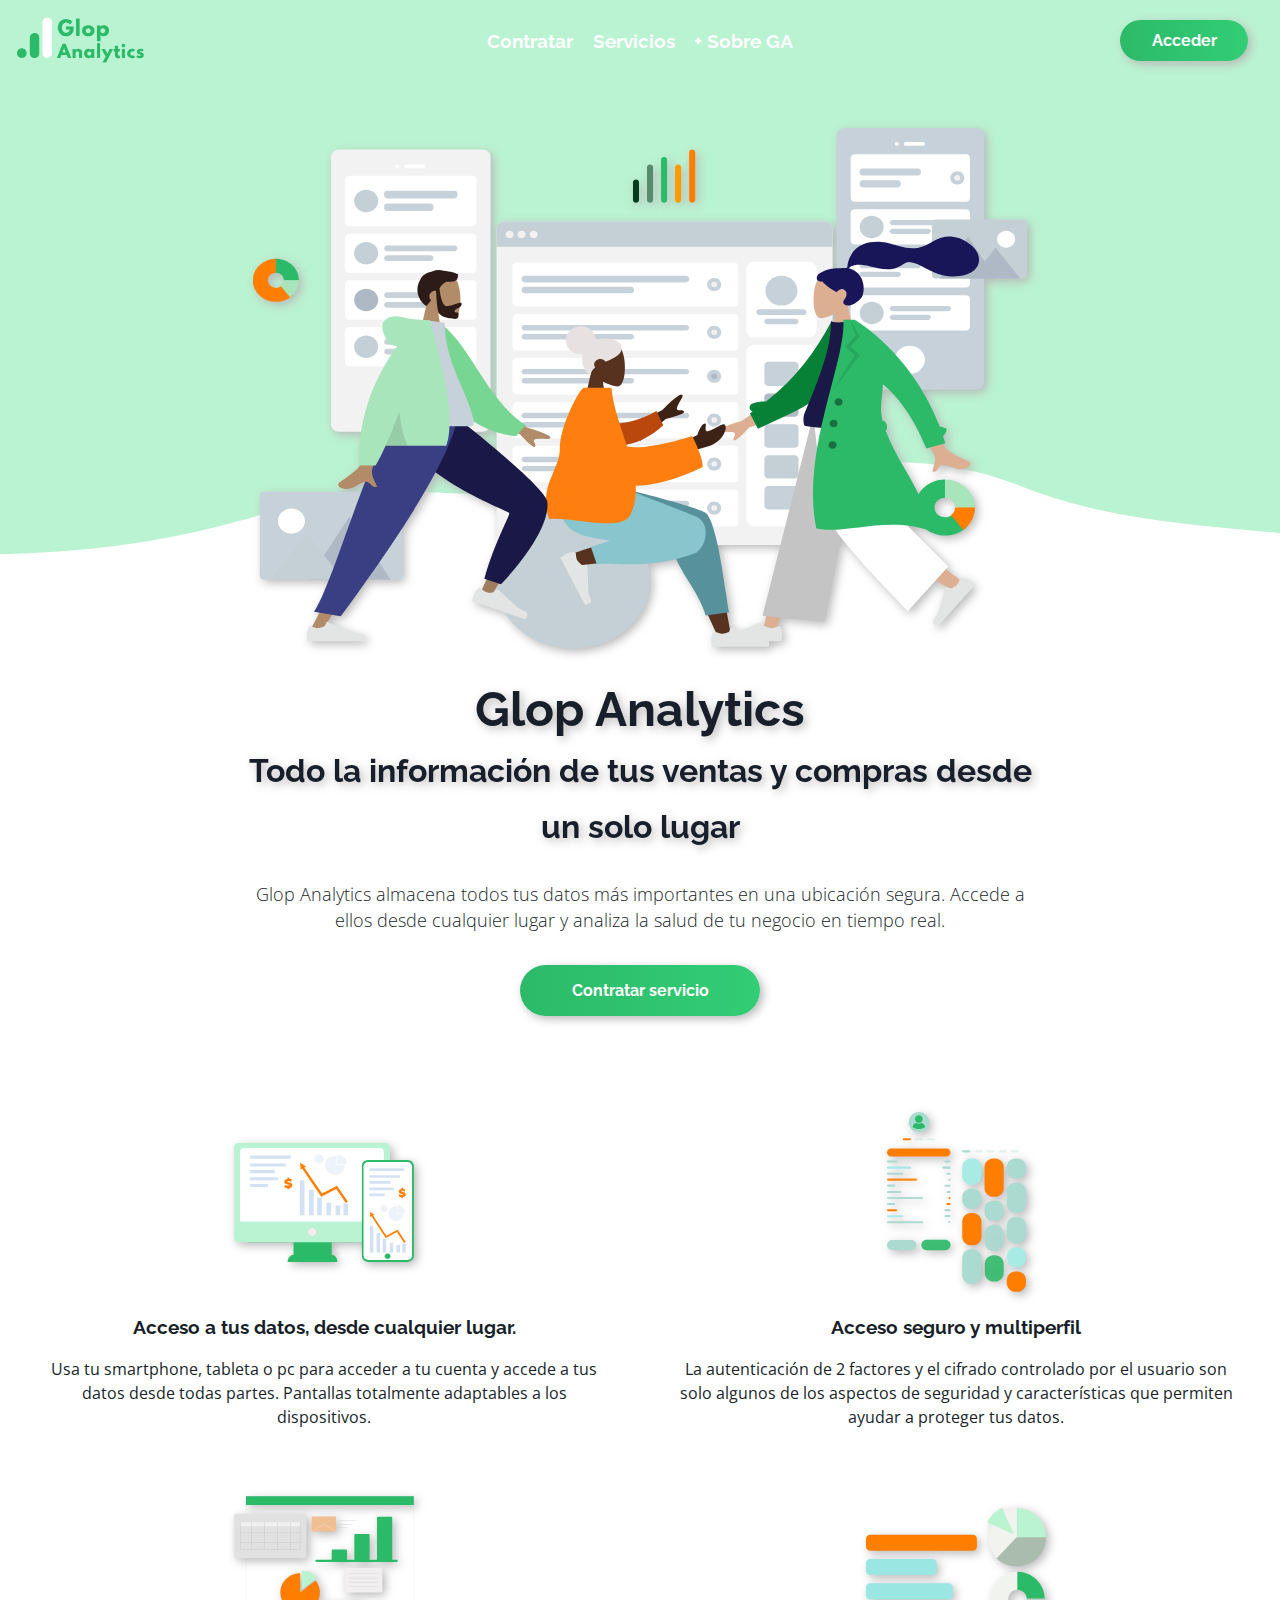
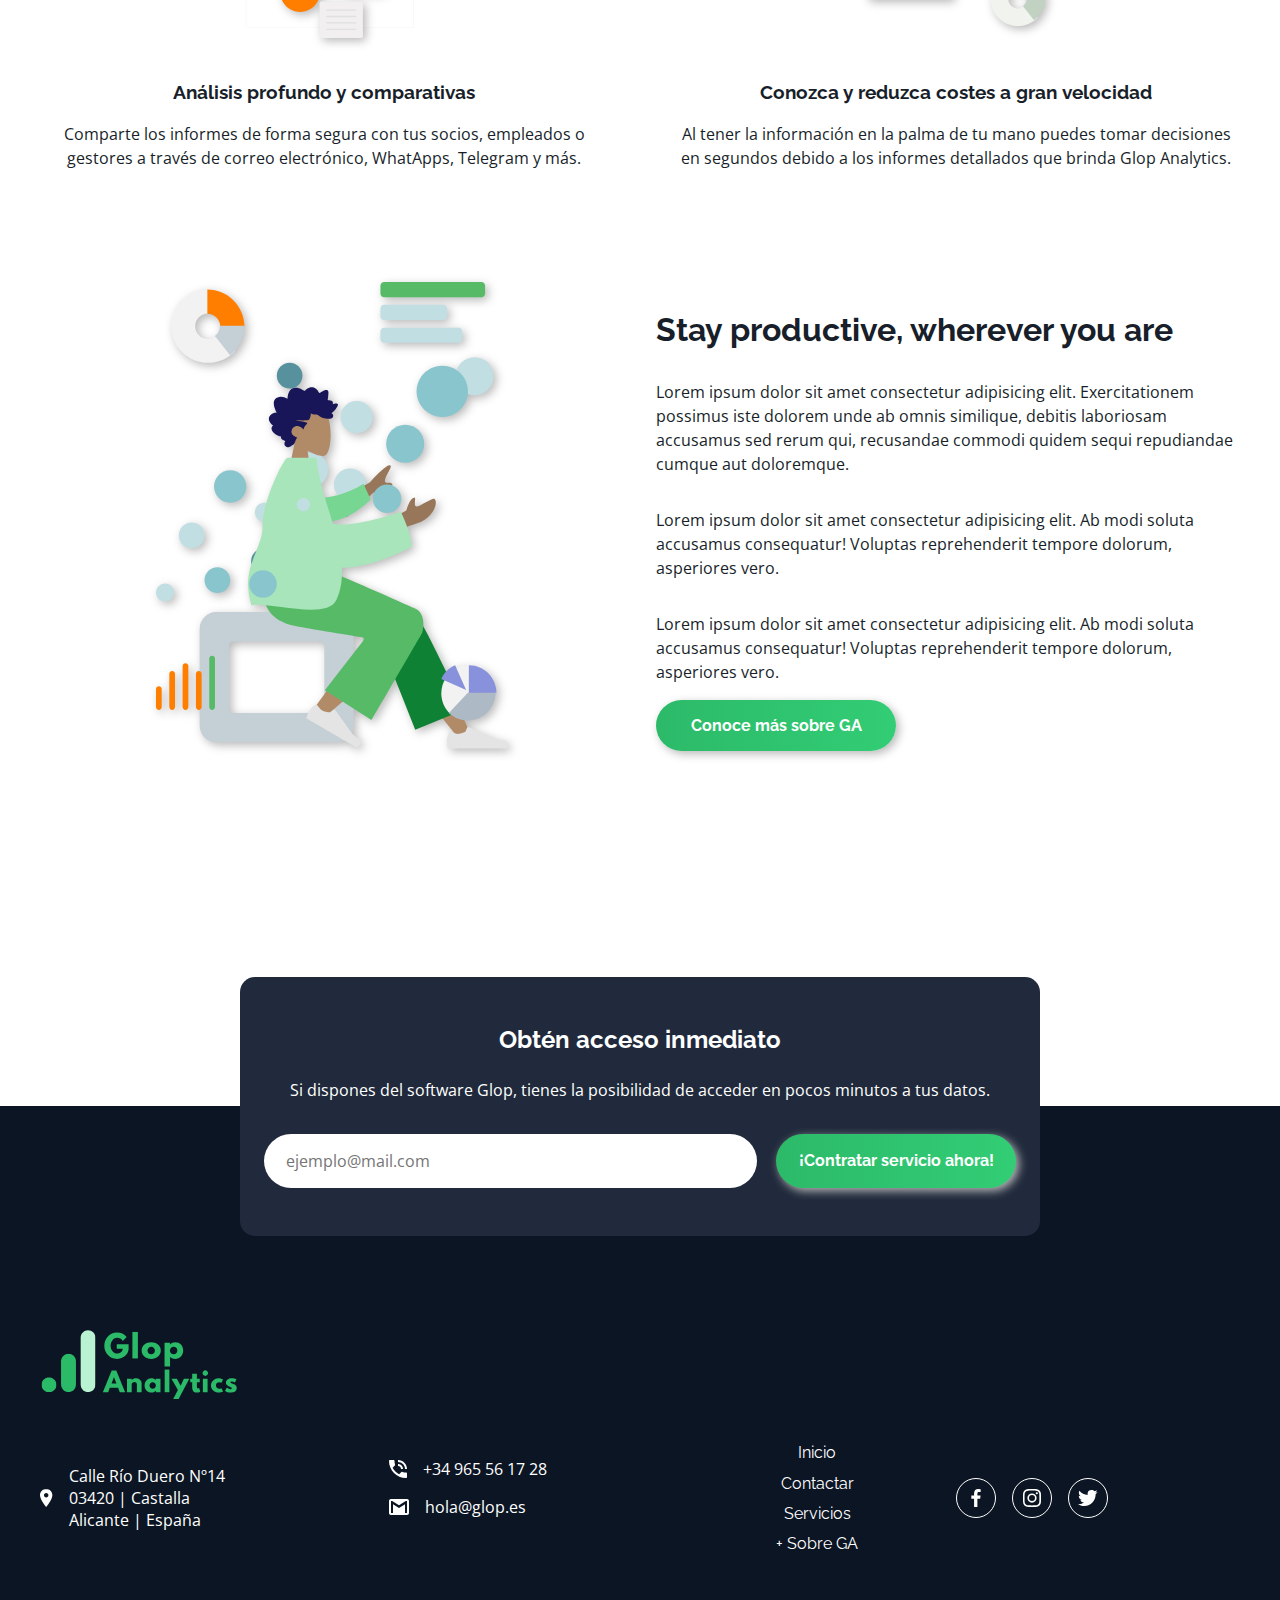
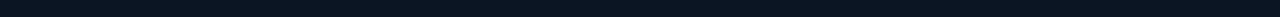
<file: index.html>
<!DOCTYPE html>
<html lang="es">
<head>
  <meta charset="UTF-8">
  <meta name="viewport" content="width=device-width, initial-scale=1.0">
  <!-- Favicons para distintos dispositivos -->
  <link rel="icon" type="image/png" sizes="32x32" href="./img/favicon-glop-32x32.png">
  <link rel="icon" href="./img/favicon-glop-192x192.png" sizes="192x192" />
  <link rel="apple-touch-icon" href="./img/favicon-glop-180x180.png" />
  <!-- Meta Tags -->
  <title>Glop Analytics | Todos tus datos en un único sitio</title>
  <meta name="title" content="Glop Analytics | Todos tus datos en un único sitio">
  <meta name="description"
    content="Controla la analítica de tsu establecimientos desde un solo sitio. Cuadro de mandos - usuarios - informes personalizados - Envíos directo a la asesoría. ">

  <!-- Open Graph / Facebook -->
  <meta property="og:type" content="website">
  <meta property="og:url" content="https://metatags.io/">
  <meta property="og:title" content="Glop Analytics | Todos tus datos en un único sitio">
  <meta property="og:description"
    content="Controla la analítica de tsu establecimientos desde un solo sitio. Cuadro de mandos - usuarios - informes personalizados - Envíos directo a gestaría. ">
  <meta property="og:image"
    content="https://metatags.io/assets/meta-tags-16a33a6a8531e519cc0936fbba0ad904e52d35f34a46c97a2c9f6f7dd7d336f2.png">

  <!-- Twitter -->
  <meta property="twitter:card" content="summary_large_image">
  <meta property="twitter:url" content="https://metatags.io/">
  <meta property="twitter:title" content="Glop Analytics | Todos tus datos en un único sitio">
  <meta property="twitter:description"
    content="Controla la analítica de tus establecimientos desde un solo sitio. Cuadro de mandos - usuarios - informes personalizados - Envíos directo a gestoria. ">
  <meta property="twitter:image"
    content="https://metatags.io/assets/meta-tags-16a33a6a8531e519cc0936fbba0ad904e52d35f34a46c97a2c9f6f7dd7d336f2.png">
  <!-- Añadimos la hoja de estilos -->
  <link rel="stylesheet" href="styles/css/styles.css">
  <!-- Añadimos JavaScript -->
  <script defer src="js/main.js"></script>
</head>

<body>
  <header class="header">
    <div class="header__ola"></div>
    <nav class="nav">
      <figure class="nav__logo">
        <a href="index.html"> <img src="img/Logo-Glop-Analytics_BW.svg" class="nav__img" alt="Logo Glop analytics"></a>
      </figure>
      <div id="menu-mob" class="nav__links menu-mob">
        <a href="contacto.html" class="nav__link">Contratar</a>
        <a href="servicios.html" class="nav__link">Servicios</a>
        <a href="sobrega.html" class="nav__link">+ Sobre GA</a>
      </div>
      <div class="nav__cta">
        <a href="#" class="open__modal nav__link btn btn--cta" data-target="modalAccess">Acceder</a>
      </div>
      <!-- Icono menu burger -->
      <button id="burger" class="hamburger hamburger--spring" type="button" onclick="toggleMenu()">
        <span class="hamburger-box">
          <span class="hamburger-inner"></span>
        </span>
      </button>
    </nav>
    <section class="header__main container">
      <div class="header__svg">
        <!-- Ilustración en SVG para poder acceder a los id y aplicar animaciones -->
        <svg class="header__img" viewBox="0 0 995 669" fill="none" xmlns="http://www.w3.org/2000/svg">
          <g id="Ilustracion header home">
            <g id="Master/Scene/3 Characters">
              <g id="Background">
                <g id="Background/Wireframe 2">
                  <g id="Mobile3">
                    <path id="Container"
                      d="M929.268 0H760.427C754.733 0 750.117 4.30192 750.117 9.60862V326.693C750.117 332 754.733 336.302 760.427 336.302H929.268C934.963 336.302 939.579 332 939.579 326.693V9.60862C939.579 4.30192 934.963 0 929.268 0Z"
                      fill="#C6D1D9" />
                    <path id="Touch"
                      d="M844.203 315.883C854.881 315.883 863.536 307.817 863.536 297.867C863.536 287.917 854.881 279.851 844.203 279.851C833.526 279.851 824.87 287.917 824.87 297.867C824.87 307.817 833.526 315.883 844.203 315.883Z"
                      fill="white" />
                    <g id="Camera">
                      <path id="Lens"
                        d="M827.448 22.8205C828.872 22.8205 830.026 21.745 830.026 20.4183C830.026 19.0917 828.872 18.0162 827.448 18.0162C826.025 18.0162 824.87 19.0917 824.87 20.4183C824.87 21.745 826.025 22.8205 827.448 22.8205Z"
                        fill="white" />
                      <path id="Sensor"
                        d="M860.959 18.0162H839.048C837.624 18.0162 836.47 19.0917 836.47 20.4183C836.47 21.745 837.624 22.8205 839.048 22.8205H860.959C862.382 22.8205 863.536 21.745 863.536 20.4183C863.536 19.0917 862.382 18.0162 860.959 18.0162Z"
                        fill="white" />
                    </g>
                    <g id="Rows">
                      <g id="Row">
                        <path id="Container_2"
                          d="M916.38 33.6302H773.316C770.469 33.6302 768.161 35.7812 768.161 38.4345V89.7982C768.161 92.4515 770.469 94.6025 773.316 94.6025H916.38C919.227 94.6025 921.535 92.4515 921.535 89.7982V38.4345C921.535 35.7812 919.227 33.6302 916.38 33.6302Z"
                          fill="white" />
                        <g id="Text Stuff">
                          <path id="Label"
                            d="M854.514 51.9202H783.627C781.492 51.9202 779.76 53.5334 779.76 55.5234V57.4619C779.76 59.4519 781.492 61.0652 783.627 61.0652H854.514C856.65 61.0652 858.381 59.4519 858.381 57.4619V55.5234C858.381 53.5334 856.65 51.9202 854.514 51.9202Z"
                            fill="#C6D1D9" />
                          <path id="Label_2"
                            d="M828.666 67.1619H783.627C781.492 67.1619 779.76 68.7751 779.76 70.7651V72.7036C779.76 74.6936 781.492 76.3069 783.627 76.3069H828.666C830.802 76.3069 832.533 74.6936 832.533 72.7036V70.7651C832.533 68.7751 830.802 67.1619 828.666 67.1619Z"
                            fill="#C6D1D9" />
                        </g>
                        <g id="Check">
                          <path id="Background_2"
                            d="M905.143 72.5211C910.126 72.5211 914.165 68.7569 914.165 64.1135C914.165 59.4702 910.126 55.706 905.143 55.706C900.161 55.706 896.121 59.4702 896.121 64.1135C896.121 68.7569 900.161 72.5211 905.143 72.5211Z"
                            fill="#C6D1D9" />
                          <path id="Indicator"
                            d="M905.143 67.7168C907.279 67.7168 909.01 66.1036 909.01 64.1135C909.01 62.1235 907.279 60.5103 905.143 60.5103C903.008 60.5103 901.277 62.1235 901.277 64.1135C901.277 66.1036 903.008 67.7168 905.143 67.7168Z"
                            fill="#F2F2F2" />
                        </g>
                      </g>
                      <g id="Row_2">
                        <path id="Background_2_2"
                          d="M916.38 104.494H773.316C770.469 104.494 768.161 106.645 768.161 109.298V144.977C768.161 147.63 770.469 149.781 773.316 149.781H916.38C919.227 149.781 921.535 147.63 921.535 144.977V109.298C921.535 106.645 919.227 104.494 916.38 104.494Z"
                          fill="white" />
                        <g id="Text">
                          <path id="Name"
                            d="M893.401 118.083H822.072C820.058 118.083 818.426 119.604 818.426 121.48C818.426 123.356 820.058 124.877 822.072 124.877H893.401C895.414 124.877 897.047 123.356 897.047 121.48C897.047 119.604 895.414 118.083 893.401 118.083Z"
                            fill="#C6D1D9" />
                          <path id="Name_2"
                            d="M867.553 129.406H822.072C820.058 129.406 818.426 130.927 818.426 132.804C818.426 134.68 820.058 136.201 822.072 136.201H867.553C869.567 136.201 871.199 134.68 871.199 132.804C871.199 130.927 869.567 129.406 867.553 129.406Z"
                            fill="#C6D1D9" />
                        </g>
                        <path id="Avatar"
                          d="M795.227 141.555C803.769 141.555 810.693 135.102 810.693 127.142C810.693 119.182 803.769 112.729 795.227 112.729C786.685 112.729 779.76 119.182 779.76 127.142C779.76 135.102 786.685 141.555 795.227 141.555Z"
                          fill="#C4CFD6" />
                      </g>
                      <g id="Row_3">
                        <path id="Container_3"
                          d="M916.38 159.743H773.316C770.469 159.743 768.161 161.894 768.161 164.548V200.227C768.161 202.88 770.469 205.031 773.316 205.031H916.38C919.227 205.031 921.535 202.88 921.535 200.227V164.548C921.535 161.894 919.227 159.743 916.38 159.743Z"
                          fill="white" />
                        <g id="Text Stuff_2">
                          <path id="Label_3"
                            d="M854.735 173.332H783.406C781.393 173.332 779.76 174.853 779.76 176.729C779.76 178.606 781.393 180.127 783.406 180.127H854.735C856.749 180.127 858.381 178.606 858.381 176.729C858.381 174.853 856.749 173.332 854.735 173.332Z"
                            fill="#C6D1D9" />
                          <path id="Label_4"
                            d="M828.887 184.656H783.406C781.393 184.656 779.76 186.177 779.76 188.053C779.76 189.93 781.393 191.451 783.406 191.451H828.887C830.901 191.451 832.533 189.93 832.533 188.053C832.533 186.177 830.901 184.656 828.887 184.656Z"
                            fill="#C6D1D9" />
                        </g>
                        <g id="Check_2">
                          <path id="Background_3"
                            d="M905.143 190.8C910.126 190.8 914.165 187.035 914.165 182.392C914.165 177.749 910.126 173.984 905.143 173.984C900.161 173.984 896.121 177.749 896.121 182.392C896.121 187.035 900.161 190.8 905.143 190.8Z"
                            fill="#C6D1D9" />
                          <path id="Indicator_2"
                            d="M905.143 185.995C907.279 185.995 909.01 184.382 909.01 182.392C909.01 180.402 907.279 178.789 905.143 178.789C903.008 178.789 901.277 180.402 901.277 182.392C901.277 184.382 903.008 185.995 905.143 185.995Z"
                            fill="#F2F2F2" />
                        </g>
                      </g>
                      <g id="Row_4">
                        <path id="Background_4"
                          d="M916.38 214.993H773.316C770.469 214.993 768.161 217.144 768.161 219.797V255.476C768.161 258.13 770.469 260.281 773.316 260.281H916.38C919.227 260.281 921.535 258.13 921.535 255.476V219.797C921.535 217.144 919.227 214.993 916.38 214.993Z"
                          fill="white" />
                        <g id="Text_2">
                          <path id="Name_3"
                            d="M893.401 228.582H822.072C820.058 228.582 818.426 230.103 818.426 231.979C818.426 233.855 820.058 235.376 822.072 235.376H893.401C895.414 235.376 897.047 233.855 897.047 231.979C897.047 230.103 895.414 228.582 893.401 228.582Z"
                            fill="#C6D1D9" />
                          <path id="Name_4"
                            d="M867.553 239.906H822.072C820.058 239.906 818.426 241.427 818.426 243.303C818.426 245.179 820.058 246.7 822.072 246.7H867.553C869.567 246.7 871.199 245.179 871.199 243.303C871.199 241.427 869.567 239.906 867.553 239.906Z"
                            fill="#C6D1D9" />
                        </g>
                        <path id="Avatar_2"
                          d="M795.227 252.054C803.769 252.054 810.693 245.602 810.693 237.642C810.693 229.681 803.769 223.229 795.227 223.229C786.685 223.229 779.76 229.681 779.76 237.642C779.76 245.602 786.685 252.054 795.227 252.054Z"
                          fill="#C4CFD6" />
                      </g>
                    </g>
                  </g>
                  <g id="Mobile3_2">
                    <path id="Container_4"
                      d="M295.149 27.6248H110.842C105.147 27.6248 100.531 31.9267 100.531 37.2334V380.742C100.531 386.048 105.147 390.35 110.842 390.35H295.149C300.843 390.35 305.46 386.048 305.46 380.742V37.2334C305.46 31.9267 300.843 27.6248 295.149 27.6248Z"
                      fill="#F2F2F2" />
                    <path id="Touch_2"
                      d="M202.351 367.53C213.028 367.53 221.684 359.464 221.684 349.513C221.684 339.563 213.028 331.497 202.351 331.497C191.674 331.497 183.018 339.563 183.018 349.513C183.018 359.464 191.674 367.53 202.351 367.53Z"
                      fill="white" />
                    <g id="Camera_2">
                      <path id="Lens_2"
                        d="M185.596 51.6463C187.019 51.6463 188.174 50.5709 188.174 49.2442C188.174 47.9175 187.019 46.842 185.596 46.842C184.172 46.842 183.018 47.9175 183.018 49.2442C183.018 50.5709 184.172 51.6463 185.596 51.6463Z"
                        fill="white" />
                      <path id="Sensor_2"
                        d="M219.106 46.842H197.196C195.772 46.842 194.618 47.9175 194.618 49.2442C194.618 50.5709 195.772 51.6463 197.196 51.6463H219.106C220.53 51.6463 221.684 50.5709 221.684 49.2442C221.684 47.9175 220.53 46.842 219.106 46.842Z"
                        fill="white" />
                    </g>
                    <g id="Rows_2">
                      <g id="Row_5">
                        <path id="Background_5"
                          d="M282.26 61.2549H123.731C120.883 61.2549 118.575 63.4059 118.575 66.0593V121.309C118.575 123.962 120.883 126.113 123.731 126.113H282.26C285.108 126.113 287.416 123.962 287.416 121.309V66.0593C287.416 63.4059 285.108 61.2549 282.26 61.2549Z"
                          fill="white" />
                        <g id="Text_3">
                          <path id="Name_5"
                            d="M259.061 80.7124H172.707C170.572 80.7124 168.841 82.3256 168.841 84.3156V86.8379C168.841 88.8279 170.572 90.4411 172.707 90.4411H259.061C261.196 90.4411 262.927 88.8279 262.927 86.8379V84.3156C262.927 82.3256 261.196 80.7124 259.061 80.7124Z"
                            fill="#C6D1D9" />
                          <path id="Name_6"
                            d="M228.128 96.9269H172.707C170.572 96.9269 168.841 98.5402 168.841 100.53V103.052C168.841 105.042 170.572 106.656 172.707 106.656H228.128C230.264 106.656 231.995 105.042 231.995 103.052V100.53C231.995 98.5402 230.264 96.9269 228.128 96.9269Z"
                            fill="#C6D1D9" />
                        </g>
                        <path id="Avatar_3"
                          d="M145.641 108.097C154.183 108.097 161.108 101.644 161.108 93.684C161.108 85.724 154.183 79.2711 145.641 79.2711C137.099 79.2711 130.175 85.724 130.175 93.684C130.175 101.644 137.099 108.097 145.641 108.097Z"
                          fill="#C4CFD6" />
                      </g>
                      <g id="Row_6">
                        <path id="Background_6"
                          d="M282.26 135.722H123.731C120.883 135.722 118.575 137.873 118.575 140.526V181.363C118.575 184.016 120.883 186.167 123.731 186.167H282.26C285.108 186.167 287.416 184.016 287.416 181.363V140.526C287.416 137.873 285.108 135.722 282.26 135.722Z"
                          fill="white" />
                        <g id="Text_4">
                          <path id="Name_7"
                            d="M259.061 150.855H172.707C170.572 150.855 168.841 152.469 168.841 154.459V154.819C168.841 156.809 170.572 158.422 172.707 158.422H259.061C261.196 158.422 262.927 156.809 262.927 154.819V154.459C262.927 152.469 261.196 150.855 259.061 150.855Z"
                            fill="#C6D1D9" />
                          <path id="Name_8"
                            d="M228.128 163.467H172.707C170.572 163.467 168.841 165.08 168.841 167.07V167.43C168.841 169.42 170.572 171.033 172.707 171.033H228.128C230.264 171.033 231.995 169.42 231.995 167.43V167.07C231.995 165.08 230.264 163.467 228.128 163.467Z"
                            fill="#C6D1D9" />
                        </g>
                        <path id="Avatar_4"
                          d="M145.641 175.357C154.183 175.357 161.108 168.904 161.108 160.944C161.108 152.984 154.183 146.531 145.641 146.531C137.099 146.531 130.175 152.984 130.175 160.944C130.175 168.904 137.099 175.357 145.641 175.357Z"
                          fill="#C4CFD6" />
                      </g>
                      <g id="Row_7">
                        <path id="Background_7"
                          d="M282.26 195.776H123.731C120.883 195.776 118.575 197.927 118.575 200.58V241.417C118.575 244.07 120.883 246.221 123.731 246.221H282.26C285.108 246.221 287.416 244.07 287.416 241.417V200.58C287.416 197.927 285.108 195.776 282.26 195.776Z"
                          fill="white" />
                        <g id="Text_5">
                          <path id="Name_9"
                            d="M259.061 210.909H172.707C170.572 210.909 168.841 212.522 168.841 214.512V214.873C168.841 216.863 170.572 218.476 172.707 218.476H259.061C261.196 218.476 262.927 216.863 262.927 214.873V214.512C262.927 212.522 261.196 210.909 259.061 210.909Z"
                            fill="#C6D1D9" />
                          <path id="Name_10"
                            d="M228.128 223.52H172.707C170.572 223.52 168.841 225.134 168.841 227.124V227.484C168.841 229.474 170.572 231.087 172.707 231.087H228.128C230.264 231.087 231.995 229.474 231.995 227.484V227.124C231.995 225.134 230.264 223.52 228.128 223.52Z"
                            fill="#C6D1D9" />
                        </g>
                        <path id="Avatar_5"
                          d="M145.641 235.411C154.183 235.411 161.108 228.958 161.108 220.998C161.108 213.038 154.183 206.585 145.641 206.585C137.099 206.585 130.175 213.038 130.175 220.998C130.175 228.958 137.099 235.411 145.641 235.411Z"
                          fill="#AEB9C5" />
                      </g>
                      <g id="Row_8">
                        <path id="Background_8"
                          d="M282.26 255.829H123.731C120.883 255.829 118.575 257.98 118.575 260.634V301.47C118.575 304.124 120.883 306.275 123.731 306.275H282.26C285.108 306.275 287.416 304.124 287.416 301.47V260.634C287.416 257.98 285.108 255.829 282.26 255.829Z"
                          fill="white" />
                        <g id="Text_6">
                          <path id="Name_11"
                            d="M259.061 270.963H172.707C170.572 270.963 168.841 272.576 168.841 274.566V274.927C168.841 276.917 170.572 278.53 172.707 278.53H259.061C261.196 278.53 262.927 276.917 262.927 274.927V274.566C262.927 272.576 261.196 270.963 259.061 270.963Z"
                            fill="#C6D1D9" />
                          <path id="Name_12"
                            d="M228.128 283.574H172.707C170.572 283.574 168.841 285.188 168.841 287.178V287.538C168.841 289.528 170.572 291.141 172.707 291.141H228.128C230.264 291.141 231.995 289.528 231.995 287.538V287.178C231.995 285.188 230.264 283.574 228.128 283.574Z"
                            fill="#C6D1D9" />
                        </g>
                        <path id="Avatar_6"
                          d="M145.641 295.465C154.183 295.465 161.108 289.012 161.108 281.052C161.108 273.092 154.183 266.639 145.641 266.639C137.099 266.639 130.175 273.092 130.175 281.052C130.175 289.012 137.099 295.465 145.641 295.465Z"
                          fill="#C4CFD6" />
                      </g>
                    </g>
                  </g>
                  <g id="Web">
                    <path id="Container_5"
                      d="M734.65 120.108H323.504C317.809 120.108 313.193 124.41 313.193 129.716V526.072C313.193 531.378 317.809 535.68 323.504 535.68H734.65C740.345 535.68 744.961 531.378 744.961 526.072V129.716C744.961 124.41 740.345 120.108 734.65 120.108Z"
                      fill="#F2F2F2" />
                    <path id="Background_9"
                      d="M714.028 171.754H644.43C638.735 171.754 634.119 176.056 634.119 181.363V259.433C634.119 264.739 638.735 269.041 644.43 269.041H714.028C719.723 269.041 724.339 264.739 724.339 259.433V181.363C724.339 176.056 719.723 171.754 714.028 171.754Z"
                      fill="white" />
                    <g id="Profile Info">
                      <path id="Avatar_7"
                        d="M679.229 228.205C690.618 228.205 699.851 219.601 699.851 208.987C699.851 198.374 690.618 189.77 679.229 189.77C667.84 189.77 658.608 198.374 658.608 208.987C658.608 219.601 667.84 228.205 679.229 228.205Z"
                        fill="#C6D1D9" />
                      <path id="Name_13"
                        d="M707.584 233.009H650.874C648.739 233.009 647.008 234.622 647.008 236.612C647.008 238.602 648.739 240.215 650.874 240.215H707.584C709.72 240.215 711.451 238.602 711.451 236.612C711.451 234.622 709.72 233.009 707.584 233.009Z"
                        fill="#C6D1D9" />
                      <path id="Name_14"
                        d="M697.273 245.02H661.185C659.05 245.02 657.319 246.633 657.319 248.623C657.319 250.613 659.05 252.226 661.185 252.226H697.273C699.409 252.226 701.14 250.613 701.14 248.623C701.14 246.633 699.409 245.02 697.273 245.02Z"
                        fill="#C6D1D9" />
                    </g>
                    <path id="Header"
                      d="M313.193 129.716C313.193 124.41 317.81 120.108 323.504 120.108H734.65C740.344 120.108 744.961 124.41 744.961 129.716V152.537H313.193V129.716Z"
                      fill="#C4CFD6" />
                    <g id="Buttons">
                      <path id="buttons"
                        d="M329.948 141.727C332.795 141.727 335.104 139.576 335.104 136.923C335.104 134.269 332.795 132.119 329.948 132.119C327.101 132.119 324.793 134.269 324.793 136.923C324.793 139.576 327.101 141.727 329.948 141.727Z"
                        fill="#F2F2F2" />
                      <path id="buttons_2"
                        d="M345.415 141.727C348.262 141.727 350.57 139.576 350.57 136.923C350.57 134.269 348.262 132.119 345.415 132.119C342.567 132.119 340.259 134.269 340.259 136.923C340.259 139.576 342.567 141.727 345.415 141.727Z"
                        fill="#F2F2F2" />
                      <path id="buttons_3"
                        d="M360.881 141.727C363.728 141.727 366.036 139.576 366.036 136.923C366.036 134.269 363.728 132.119 360.881 132.119C358.034 132.119 355.725 134.269 355.725 136.923C355.725 139.576 358.034 141.727 360.881 141.727Z"
                        fill="#F2F2F2" />
                    </g>
                    <g id="Components">
                      <path id="Background_10"
                        d="M714.028 278.65H644.43C638.735 278.65 634.119 282.952 634.119 288.259V502.05C634.119 507.357 638.735 511.659 644.43 511.659H714.028C719.723 511.659 724.339 507.357 724.339 502.05V288.259C724.339 282.952 719.723 278.65 714.028 278.65Z"
                        fill="white" />
                      <g id="Rows_3">
                        <path id="Data"
                          d="M695.984 300.269H662.474C659.627 300.269 657.319 302.42 657.319 305.074V326.693C657.319 329.346 659.627 331.497 662.474 331.497H695.984C698.832 331.497 701.14 329.346 701.14 326.693V305.074C701.14 302.42 698.832 300.269 695.984 300.269Z"
                          fill="#C6D1D9" />
                        <path id="Data_2"
                          d="M695.984 341.106H662.474C659.627 341.106 657.319 343.257 657.319 345.91V366.329C657.319 368.982 659.627 371.133 662.474 371.133H695.984C698.832 371.133 701.14 368.982 701.14 366.329V345.91C701.14 343.257 698.832 341.106 695.984 341.106Z"
                          fill="#AEB9C5" />
                        <path id="Data_3"
                          d="M695.984 380.741H662.474C659.627 380.741 657.319 382.892 657.319 385.546V405.964C657.319 408.617 659.627 410.768 662.474 410.768H695.984C698.832 410.768 701.14 408.617 701.14 405.964V385.546C701.14 382.892 698.832 380.741 695.984 380.741Z"
                          fill="#C6D1D9" />
                        <path id="Data_4"
                          d="M695.984 460.013H662.474C659.627 460.013 657.319 462.164 657.319 464.817V485.235C657.319 487.889 659.627 490.04 662.474 490.04H695.984C698.832 490.04 701.14 487.889 701.14 485.235V464.817C701.14 462.164 698.832 460.013 695.984 460.013Z"
                          fill="#C6D1D9" />
                        <path id="Data_5"
                          d="M695.984 420.377H662.474C659.627 420.377 657.319 422.528 657.319 425.181V445.6C657.319 448.253 659.627 450.404 662.474 450.404H695.984C698.832 450.404 701.14 448.253 701.14 445.6V425.181C701.14 422.528 698.832 420.377 695.984 420.377Z"
                          fill="#C4CFD6" />
                      </g>
                    </g>
                    <g id="Rows_4">
                      <g id="Row_9">
                        <path id="Container_6"
                          d="M618.653 172.955H338.97C336.123 172.955 333.815 175.106 333.815 177.759V224.601C333.815 227.255 336.123 229.406 338.97 229.406H618.653C621.5 229.406 623.808 227.255 623.808 224.601V177.759C623.808 175.106 621.5 172.955 618.653 172.955Z"
                          fill="white" />
                        <g id="Text Stuff_3">
                          <path id="Label_5"
                            d="M556.788 189.89H349.281C347.146 189.89 345.414 191.504 345.414 193.494V194.755C345.414 196.745 347.146 198.358 349.281 198.358H556.788C558.923 198.358 560.654 196.745 560.654 194.755V193.494C560.654 191.504 558.923 189.89 556.788 189.89Z"
                            fill="#C6D1D9" />
                          <path id="Label_6"
                            d="M486.024 204.003H349.281C347.146 204.003 345.414 205.616 345.414 207.606V208.867C345.414 210.857 347.146 212.471 349.281 212.471H486.024C488.159 212.471 489.891 210.857 489.891 208.867V207.606C489.891 205.616 488.159 204.003 486.024 204.003Z"
                            fill="#C6D1D9" />
                        </g>
                        <g id="Check_3">
                          <path id="Background_11"
                            d="M592.816 209.588C597.799 209.588 601.838 205.824 601.838 201.18C601.838 196.537 597.799 192.773 592.816 192.773C587.833 192.773 583.794 196.537 583.794 201.18C583.794 205.824 587.833 209.588 592.816 209.588Z"
                            fill="#C6D1D9" />
                          <path id="Indicator_3"
                            d="M592.816 204.784C594.952 204.784 596.683 203.17 596.683 201.18C596.683 199.19 594.952 197.577 592.816 197.577C590.681 197.577 588.95 199.19 588.95 201.18C588.95 203.17 590.681 204.784 592.816 204.784Z"
                            fill="#F2F2F2" />
                        </g>
                      </g>
                      <g id="Row_10">
                        <path id="Container_7"
                          d="M618.653 239.014H338.97C336.123 239.014 333.815 241.165 333.815 243.819V281.052C333.815 283.705 336.123 285.856 338.97 285.856H618.653C621.5 285.856 623.808 283.705 623.808 281.052V243.819C623.808 241.165 621.5 239.014 618.653 239.014Z"
                          fill="white" />
                        <g id="Text Stuff_4">
                          <path id="Label_7"
                            d="M556.884 253.067H349.184C347.102 253.067 345.414 254.64 345.414 256.58C345.414 258.52 347.102 260.093 349.184 260.093H556.884C558.966 260.093 560.654 258.52 560.654 256.58C560.654 254.64 558.966 253.067 556.884 253.067Z"
                            fill="#C6D1D9" />
                          <path id="Label_8"
                            d="M486.121 264.777H349.184C347.102 264.777 345.414 266.35 345.414 268.291C345.414 270.231 347.102 271.804 349.184 271.804H486.121C488.203 271.804 489.891 270.231 489.891 268.291C489.891 266.35 488.203 264.777 486.121 264.777Z"
                            fill="#C6D1D9" />
                        </g>
                        <g id="Check_4">
                          <path id="Background_12"
                            d="M592.816 270.843C597.799 270.843 601.838 267.079 601.838 262.435C601.838 257.792 597.799 254.028 592.816 254.028C587.833 254.028 583.794 257.792 583.794 262.435C583.794 267.079 587.833 270.843 592.816 270.843Z"
                            fill="#C6D1D9" />
                          <path id="Indicator_4"
                            d="M592.816 266.039C594.952 266.039 596.683 264.425 596.683 262.435C596.683 260.445 594.952 258.832 592.816 258.832C590.681 258.832 588.95 260.445 588.95 262.435C588.95 264.425 590.681 266.039 592.816 266.039Z"
                            fill="#F2F2F2" />
                        </g>
                      </g>
                      <g id="Row_11">
                        <path id="Container_8"
                          d="M618.653 295.465H338.97C336.123 295.465 333.815 297.616 333.815 300.269V337.503C333.815 340.156 336.123 342.307 338.97 342.307H618.653C621.5 342.307 623.808 340.156 623.808 337.503V300.269C623.808 297.616 621.5 295.465 618.653 295.465Z"
                          fill="white" />
                        <g id="Text Stuff_5">
                          <path id="Label_9"
                            d="M556.884 309.518H349.184C347.102 309.518 345.414 311.09 345.414 313.031C345.414 314.971 347.102 316.544 349.184 316.544H556.884C558.966 316.544 560.654 314.971 560.654 313.031C560.654 311.09 558.966 309.518 556.884 309.518Z"
                            fill="#C6D1D9" />
                          <path id="Label_10"
                            d="M486.121 321.228H349.184C347.102 321.228 345.414 322.801 345.414 324.741C345.414 326.682 347.102 328.254 349.184 328.254H486.121C488.203 328.254 489.891 326.682 489.891 324.741C489.891 322.801 488.203 321.228 486.121 321.228Z"
                            fill="#C6D1D9" />
                        </g>
                        <g id="Check_5">
                          <path id="Background_13"
                            d="M592.816 327.294C597.799 327.294 601.838 323.529 601.838 318.886C601.838 314.243 597.799 310.478 592.816 310.478C587.833 310.478 583.794 314.243 583.794 318.886C583.794 323.529 587.833 327.294 592.816 327.294Z"
                            fill="#C6D1D9" />
                          <path id="Indicator_5"
                            d="M592.816 322.489C594.952 322.489 596.683 320.876 596.683 318.886C596.683 316.896 594.952 315.283 592.816 315.283C590.681 315.283 588.95 316.896 588.95 318.886C588.95 320.876 590.681 322.489 592.816 322.489Z"
                            fill="#AEB9C5" />
                        </g>
                      </g>
                      <g id="Row_12">
                        <path id="Container_9"
                          d="M618.653 464.817H338.97C336.123 464.817 333.815 466.968 333.815 469.621V506.855C333.815 509.508 336.123 511.659 338.97 511.659H618.653C621.5 511.659 623.808 509.508 623.808 506.855V469.621C623.808 466.968 621.5 464.817 618.653 464.817Z"
                          fill="white" />
                        <g id="Text Stuff_6">
                          <path id="Label_11"
                            d="M556.884 478.869H349.184C347.102 478.869 345.414 480.442 345.414 482.383C345.414 484.323 347.102 485.896 349.184 485.896H556.884C558.966 485.896 560.654 484.323 560.654 482.383C560.654 480.442 558.966 478.869 556.884 478.869Z"
                            fill="#C6D1D9" />
                          <path id="Label_12"
                            d="M486.121 490.58H349.184C347.102 490.58 345.414 492.153 345.414 494.093C345.414 496.033 347.102 497.606 349.184 497.606H486.121C488.203 497.606 489.891 496.033 489.891 494.093C489.891 492.153 488.203 490.58 486.121 490.58Z"
                            fill="#C6D1D9" />
                        </g>
                        <g id="Check_6">
                          <path id="Background_14"
                            d="M592.816 496.645C597.799 496.645 601.838 492.881 601.838 488.238C601.838 483.595 597.799 479.83 592.816 479.83C587.833 479.83 583.794 483.595 583.794 488.238C583.794 492.881 587.833 496.645 592.816 496.645Z"
                            fill="#C6D1D9" />
                          <path id="Indicator_6"
                            d="M592.816 491.841C594.952 491.841 596.683 490.228 596.683 488.238C596.683 486.248 594.952 484.635 592.816 484.635C590.681 484.635 588.95 486.248 588.95 488.238C588.95 490.228 590.681 491.841 592.816 491.841Z"
                            fill="#F2F2F2" />
                        </g>
                      </g>
                      <g id="Row_13">
                        <path id="Container_10"
                          d="M618.653 408.366H338.97C336.123 408.366 333.815 410.517 333.815 413.171V450.404C333.815 453.057 336.123 455.208 338.97 455.208H618.653C621.5 455.208 623.808 453.057 623.808 450.404V413.171C623.808 410.517 621.5 408.366 618.653 408.366Z"
                          fill="white" />
                        <g id="Text Stuff_7">
                          <path id="Label_13"
                            d="M556.884 422.419H349.184C347.102 422.419 345.414 423.992 345.414 425.932C345.414 427.872 347.102 429.445 349.184 429.445H556.884C558.966 429.445 560.654 427.872 560.654 425.932C560.654 423.992 558.966 422.419 556.884 422.419Z"
                            fill="#C6D1D9" />
                          <path id="Label_14"
                            d="M486.121 434.129H349.184C347.102 434.129 345.414 435.702 345.414 437.642C345.414 439.583 347.102 441.156 349.184 441.156H486.121C488.203 441.156 489.891 439.583 489.891 437.642C489.891 435.702 488.203 434.129 486.121 434.129Z"
                            fill="#C6D1D9" />
                        </g>
                        <g id="Check_7">
                          <path id="Background_15"
                            d="M592.816 440.195C597.799 440.195 601.838 436.431 601.838 431.787C601.838 427.144 597.799 423.38 592.816 423.38C587.833 423.38 583.794 427.144 583.794 431.787C583.794 436.431 587.833 440.195 592.816 440.195Z"
                            fill="#C6D1D9" />
                          <path id="Indicator_7"
                            d="M592.816 435.39C594.952 435.39 596.683 433.777 596.683 431.787C596.683 429.797 594.952 428.184 592.816 428.184C590.681 428.184 588.95 429.797 588.95 431.787C588.95 433.777 590.681 435.39 592.816 435.39Z"
                            fill="#F2F2F2" />
                        </g>
                      </g>
                      <g id="Row_14">
                        <path id="Container_11"
                          d="M618.653 351.916H338.97C336.123 351.916 333.815 354.067 333.815 356.72V393.953C333.815 396.607 336.123 398.758 338.97 398.758H618.653C621.5 398.758 623.808 396.607 623.808 393.953V356.72C623.808 354.067 621.5 351.916 618.653 351.916Z"
                          fill="white" />
                        <g id="Text Stuff_8">
                          <path id="Label_15"
                            d="M556.884 365.968H349.184C347.102 365.968 345.414 367.541 345.414 369.481C345.414 371.422 347.102 372.995 349.184 372.995H556.884C558.966 372.995 560.654 371.422 560.654 369.481C560.654 367.541 558.966 365.968 556.884 365.968Z"
                            fill="#C6D1D9" />
                          <path id="Label_16"
                            d="M486.121 377.679H349.184C347.102 377.679 345.414 379.252 345.414 381.192C345.414 383.132 347.102 384.705 349.184 384.705H486.121C488.203 384.705 489.891 383.132 489.891 381.192C489.891 379.252 488.203 377.679 486.121 377.679Z"
                            fill="#C6D1D9" />
                        </g>
                        <g id="Check_8">
                          <path id="Background_16"
                            d="M592.816 383.744C597.799 383.744 601.838 379.98 601.838 375.337C601.838 370.693 597.799 366.929 592.816 366.929C587.833 366.929 583.794 370.693 583.794 375.337C583.794 379.98 587.833 383.744 592.816 383.744Z"
                            fill="#C6D1D9" />
                          <path id="Indicator_8"
                            d="M592.816 378.94C594.952 378.94 596.683 377.327 596.683 375.337C596.683 373.347 594.952 371.733 592.816 371.733C590.681 371.733 588.95 373.347 588.95 375.337C588.95 377.327 590.681 378.94 592.816 378.94Z"
                            fill="#F2F2F2" />
                        </g>
                      </g>
                    </g>
                  </g>
                  <g id="#grafico-home">
                    <g id="Graph">
                      <path id="Value"
                        d="M496.211 69.6625C496.211 67.6725 494.48 66.0593 492.345 66.0593C490.209 66.0593 488.478 67.6725 488.478 69.6625V92.483C488.478 94.473 490.209 96.0862 492.345 96.0862C494.48 96.0862 496.211 94.473 496.211 92.483V69.6625Z"
                        fill="#063B1D" />
                      <path id="Value_2"
                        d="M514.255 50.4453C514.255 48.4553 512.524 46.842 510.389 46.842C508.253 46.842 506.522 48.4553 506.522 50.4453V92.483C506.522 94.473 508.253 96.0862 510.389 96.0862C512.524 96.0862 514.255 94.473 514.255 92.483V50.4453Z"
                        fill="#568B6D" />
                      <path id="Value_3"
                        d="M532.299 40.8366C532.299 38.8466 530.568 37.2334 528.433 37.2334C526.297 37.2334 524.566 38.8466 524.566 40.8366V92.483C524.566 94.473 526.297 96.0862 528.433 96.0862C530.568 96.0862 532.299 94.473 532.299 92.483V40.8366Z"
                        fill="#2BBA68" />
                      <path id="Value_4"
                        d="M550.343 50.4453C550.343 48.4553 548.612 46.842 546.477 46.842C544.341 46.842 542.61 48.4553 542.61 50.4453V92.483C542.61 94.473 544.341 96.0862 546.477 96.0862C548.612 96.0862 550.343 94.473 550.343 92.483V50.4453Z"
                        fill="#FF9A00" />
                      <path id="Value_5"
                        d="M568.387 31.228C568.387 29.238 566.656 27.6248 564.521 27.6248C562.385 27.6248 560.654 29.238 560.654 31.228V92.483C560.654 94.473 562.385 96.0862 564.521 96.0862C566.656 96.0862 568.387 94.473 568.387 92.483V31.228Z"
                        fill="#FF7E00" />
                    </g>
                  </g>
                </g>
                <g id="tarat-home-2">
                  <g id="Chart">
                    <path id="Value_6" fill-rule="evenodd" clip-rule="evenodd"
                      d="M899.323 496.26C896.847 498.71 893.339 500.249 889.436 500.249C881.939 500.249 875.86 494.602 875.86 487.637C875.86 480.672 881.939 475.026 889.436 475.026V451.605C868.107 451.605 850.648 467.823 850.648 487.637C850.648 507.451 868.107 523.67 889.436 523.67C900.64 523.67 910.767 519.267 917.668 512.262L899.323 496.26Z"
                      fill="#2BBA68" />
                    <path id="Value_7" fill-rule="evenodd" clip-rule="evenodd"
                      d="M889.313 451.605V475.026C896.788 475.026 902.847 480.672 902.847 487.637H927.979C927.979 467.823 910.576 451.605 889.313 451.605Z"
                      fill="#A8E5BA" />
                    <path id="Value_8" fill-rule="evenodd" clip-rule="evenodd"
                      d="M902.327 487.637C902.327 491.729 900.258 495.366 897.047 497.716L912.851 516.463C922.049 509.752 927.979 499.347 927.979 487.637H902.327Z"
                      fill="#FF7E00" />
                  </g>
                </g>
                <g id="tarta-home">
                  <g id="Chart_2">
                    <path id="Value_9" fill-rule="evenodd" clip-rule="evenodd"
                      d="M37.4427 202.386C35.5377 204.265 32.8389 205.444 29.8371 205.444C24.0695 205.444 19.3948 201.116 19.3948 195.776C19.3948 190.436 24.0695 186.107 29.8371 186.107V168.151C13.4299 168.151 0 180.584 0 195.776C0 210.967 13.4299 223.4 29.8371 223.4C38.4557 223.4 46.2443 220.024 51.5544 214.654L37.4427 202.386Z"
                      fill="#FF7E00" />
                    <path id="Value_10" fill-rule="evenodd" clip-rule="evenodd"
                      d="M29.6438 168.151V186.107C35.3741 186.107 40.0191 190.436 40.0191 195.776H59.2876C59.2876 180.584 45.9453 168.151 29.6438 168.151Z"
                      fill="#2BBA68" />
                    <path id="Value_11" fill-rule="evenodd" clip-rule="evenodd"
                      d="M40.0487 195.776C40.0487 198.844 38.497 201.573 36.0881 203.334L47.9404 217.395C54.841 212.361 59.2876 204.558 59.2876 195.776H40.0487Z"
                      fill="#A8E5BA" />
                  </g>
                </g>
                <g id="Image">
                  <path id="Fill 35" fill-rule="evenodd" clip-rule="evenodd"
                    d="M934.433 180.145C934.428 180.157 934.422 180.169 934.415 180.184C934.422 180.172 934.433 180.123 934.433 180.145Z"
                    fill="#C4CFD6" />
                  <path id="Fill 37" fill-rule="evenodd" clip-rule="evenodd"
                    d="M934.421 180.163C934.421 180.166 934.418 180.17 934.418 180.175C934.418 180.163 934.442 180.126 934.421 180.163Z"
                    fill="#C4CFD6" />
                  <path id="Fill 39" fill-rule="evenodd" clip-rule="evenodd"
                    d="M934.51 179.96C934.492 180.008 934.469 180.053 934.448 180.102C934.458 180.078 934.469 180.058 934.479 180.034C934.211 180.659 934.381 180.253 934.51 179.96Z"
                    fill="#C4CFD6" />
                  <path id="Fill 41" fill-rule="evenodd" clip-rule="evenodd"
                    d="M934.452 180.105C934.442 180.127 934.431 180.151 934.421 180.173C934.346 180.308 934.452 180.105 934.452 180.105Z"
                    fill="#C4CFD6" />
                  <path id="Fill 45" fill-rule="evenodd" clip-rule="evenodd"
                    d="M934.422 180.164C934.422 180.162 934.422 180.162 934.425 180.159C934.422 180.162 934.422 180.162 934.422 180.164Z"
                    fill="#C4CFD6" />
                  <path id="Fill 47" fill-rule="evenodd" clip-rule="evenodd"
                    d="M934.411 180.182C934.395 180.211 934.484 180.069 934.411 180.182V180.182Z" fill="#C4CFD6" />
                  <path id="Fill 49" fill-rule="evenodd" clip-rule="evenodd"
                    d="M934.421 180.164L934.426 180.159C934.424 180.162 934.424 180.164 934.421 180.164Z"
                    fill="#C4CFD6" />
                  <path id="Photo Background"
                    d="M989.845 117.706H877.714C874.867 117.706 872.558 119.857 872.558 122.51V188.569C872.558 191.222 874.867 193.373 877.714 193.373H989.845C992.692 193.373 995 191.222 995 188.569V122.51C995 119.857 992.692 117.706 989.845 117.706Z"
                    fill="#C4CFD6" />
                  <path id="Mountains" fill-rule="evenodd" clip-rule="evenodd"
                    d="M918.957 139.325L882.869 193.373H955.045L918.957 139.325Z" fill="#AEB9C5" />
                  <path id="Mountains_2" fill-rule="evenodd" clip-rule="evenodd"
                    d="M954.401 153.738L922.824 193.373H985.978L954.401 153.738Z" fill="#AEB9C5" />
                  <path id="Sun"
                    d="M967.934 153.738C974.34 153.738 979.534 148.898 979.534 142.928C979.534 136.958 974.34 132.119 967.934 132.119C961.527 132.119 956.334 136.958 956.334 142.928C956.334 148.898 961.527 153.738 967.934 153.738Z"
                    fill="white" />
                </g>
                <g id="Image_2">
                  <path id="Fill 35_2" fill-rule="evenodd" clip-rule="evenodd"
                    d="M100.522 559.685C100.527 559.698 100.533 559.71 100.54 559.724C100.533 559.712 100.522 559.663 100.522 559.685Z"
                    fill="#C4CFD6" />
                  <path id="Fill 37_2" fill-rule="evenodd" clip-rule="evenodd"
                    d="M100.534 559.703C100.534 559.706 100.536 559.711 100.536 559.716C100.536 559.703 100.513 559.667 100.534 559.703Z"
                    fill="#C4CFD6" />
                  <path id="Fill 39_2" fill-rule="evenodd" clip-rule="evenodd"
                    d="M100.445 559.5C100.463 559.548 100.486 559.594 100.507 559.642C100.496 559.618 100.486 559.599 100.476 559.575C100.744 560.199 100.574 559.793 100.445 559.5Z"
                    fill="#C4CFD6" />
                  <path id="Fill 41_2" fill-rule="evenodd" clip-rule="evenodd"
                    d="M100.503 559.646C100.513 559.667 100.523 559.691 100.534 559.713C100.609 559.849 100.503 559.646 100.503 559.646Z"
                    fill="#C4CFD6" />
                  <path id="Fill 45_2" fill-rule="evenodd" clip-rule="evenodd"
                    d="M100.532 559.704C100.532 559.702 100.532 559.702 100.53 559.7C100.532 559.702 100.532 559.702 100.532 559.704Z"
                    fill="#C4CFD6" />
                  <path id="Fill 47_2" fill-rule="evenodd" clip-rule="evenodd"
                    d="M100.544 559.722C100.56 559.751 100.471 559.609 100.544 559.722V559.722Z" fill="#C4CFD6" />
                  <path id="Fill 49_2" fill-rule="evenodd" clip-rule="evenodd"
                    d="M100.534 559.704L100.529 559.7C100.531 559.702 100.531 559.704 100.534 559.704Z"
                    fill="#C4CFD6" />
                  <path id="Photo Background_2"
                    d="M14.1775 467.219H186.885C189.732 467.219 192.04 469.37 192.04 472.023V575.316C192.04 577.969 189.732 580.12 186.885 580.12H14.1775C11.3302 580.12 9.02203 577.969 9.02203 575.316V472.023C9.02203 469.37 11.3302 467.219 14.1775 467.219Z"
                    fill="#C6D1D9" />
                  <path id="Mountains_3" fill-rule="evenodd" clip-rule="evenodd"
                    d="M124.084 499.648L176.998 580.12H71.1696L124.084 499.648Z" fill="#AEB9C5" />
                  <path id="Mountains_4" fill-rule="evenodd" clip-rule="evenodd"
                    d="M69.5262 521.204L116.305 580.12H22.7471L69.5262 521.204Z" fill="#C4CFD6" />
                  <path id="Sun_2"
                    d="M49.6211 521.267C40.0115 521.267 32.2215 514.008 32.2215 505.053C32.2215 496.098 40.0115 488.838 49.6211 488.838C59.2306 488.838 67.0207 496.098 67.0207 505.053C67.0207 514.008 59.2306 521.267 49.6211 521.267Z"
                    fill="white" />
                </g>
              </g>
            </g>
            <g id="Master/Pose/Standing">
              <g id="Master/Pose/Standing_2">
                <g id="Head/Front">
                  <g id="Head/Front/Airy">
                    <g id="Head">
                      <path id="SKIN" fill-rule="evenodd" clip-rule="evenodd"
                        d="M748.911 238.107C740.565 242.795 732.364 245.06 728.515 244.135C718.862 241.816 717.975 208.909 725.444 195.936C732.912 182.963 771.308 177.309 773.243 203.013C773.915 211.934 769.895 219.895 763.956 226.391L774.605 272.645H743.672L748.911 238.107Z"
                        fill="#DCAE92" />
                    </g>
                    <path id="hair" fill-rule="evenodd" clip-rule="evenodd"
                      d="M743.074 180.985C747.151 180.362 758.128 179.933 760.153 179.933C761.446 179.933 762.848 180.209 763.614 179.102C764.242 178.196 764.012 176.662 764.199 175.611C764.417 174.389 764.726 173.182 765.038 171.979C765.927 168.555 767.271 165.298 769.152 162.24C772.681 156.503 777.851 152.008 784.379 149.393C791.587 146.506 799.743 145.845 807.496 146.43C815.793 147.057 823.303 149.609 831.137 152.011C838.602 154.3 846.421 155.201 854.228 154.083C862.095 152.957 868.039 148.984 874.674 145.213C881.466 141.352 889.229 138.827 897.259 139.408C904.755 139.95 911.663 142.834 917.861 146.687C923.66 150.292 928.445 154.629 931.147 160.733C934.053 167.299 934.051 174.507 929.272 180.31C922.344 188.721 909.484 190.896 898.785 190.68C892.597 190.555 886.519 189.503 880.676 187.588C872.885 185.034 866.151 180.705 858.862 177.193C855.441 175.544 851.905 174.191 848.198 173.216C844.601 172.269 841.059 171.835 837.802 173.86C834.357 176.002 831.27 178.106 827.329 179.447C823.549 180.733 819.544 181.453 815.516 181.424C807.679 181.367 799.953 179.092 792.342 177.567C786.134 176.325 779.493 175.086 773.165 176.281C770.524 176.779 766.667 177.809 765.714 180.366C781.766 183.077 788.07 201.577 783.545 215.158C781.102 222.488 766.421 231.056 760.713 227.203C757.096 224.762 759.292 221.556 760.713 219.441C763.434 215.389 764.365 210.185 759.33 207.364C754.987 204.931 750.42 210.708 750.334 210.702C749.14 210.614 738.826 205.178 731.719 197.246C724.709 197.633 723.645 193.325 725.319 189.802C726.993 186.28 737.441 181.846 743.074 180.985Z"
                      fill="#181658" />
                  </g>
                </g>
                <g id="Lower Body/Standing">
                  <g id="Lower Body/Standing/Baggy Pants">
                    <path id="SKIN_2" fill-rule="evenodd" clip-rule="evenodd"
                      d="M777.182 372.334L713.923 521.54L671.495 647.681H654.741L722.182 372.334H777.182Z"
                      fill="#DCAE92" />
                    <path id="SKIN_3" fill-rule="evenodd" clip-rule="evenodd"
                      d="M789.92 372.334C790.594 424.766 800.418 495.357 801.988 498.626C803.558 501.894 910.353 581.751 910.353 581.751L898.814 593.259C898.814 593.259 772.804 524.791 766.974 515.66C761.143 506.528 742.159 422.495 726.917 372.334H789.92Z"
                      fill="#DCAE92" />
                    <g id="Left [Shoe]">
                      <path id="shoe" fill-rule="evenodd" clip-rule="evenodd"
                        d="M908.497 579.597C908.919 578.247 910.446 577.443 911.863 577.926C914.449 578.806 918.23 580.231 919.906 581.541C922.576 583.63 926.953 588.465 926.953 588.465C924.353 591.353 880.226 640.359 880.226 640.359C880.226 640.359 871.229 636.77 874.581 631.965C877.933 627.159 880.067 623.916 880.067 623.916L890.247 590.774C890.447 590.123 891.184 589.755 891.876 589.96L897.308 591.565C897.308 591.565 902.96 589.11 905.232 586.587C906.614 585.052 907.789 581.859 908.497 579.597Z"
                        fill="#E3E4E4" />
                    </g>
                    <g id="Right {Shoe]">
                      <path id="shoe_2" fill-rule="evenodd" clip-rule="evenodd"
                        d="M674.783 640.515C676.164 639.95 677.806 640.522 678.321 641.845C679.259 644.255 680.518 647.872 680.518 649.91C680.518 653.159 679.357 659.391 679.357 659.391C675.312 659.391 606.663 659.391 606.663 659.391C606.663 659.391 603.828 650.662 609.934 649.965C616.039 649.27 620.077 648.709 620.077 648.709L653.864 634.672C654.528 634.396 655.304 634.685 655.581 635.311L657.753 640.221C657.753 640.221 663.405 642.678 666.937 642.678C669.088 642.678 672.468 641.464 674.783 640.515Z"
                        fill="#E3E4E4" />
                    </g>
                    <path id="Pant" fill-rule="evenodd" clip-rule="evenodd"
                      d="M734.65 634.689L654.993 626.632L719.184 372.334H785.375L734.65 634.689Z" fill="#C4C4C4" />
                    <path id="Pant_2" fill-rule="evenodd" clip-rule="evenodd"
                      d="M893.876 563.185L841.626 620.82C841.626 620.82 759.074 536.8 745.37 511.174C731.666 485.547 720.732 372.334 720.732 372.334H801.055C801.055 372.334 807.027 471.934 809.106 476.569C811.187 481.204 893.876 563.185 893.876 563.185Z"
                      fill="white" />
                  </g>
                </g>
                <g id="Upper Body">
                  <g id="Upper Body/Trench Coat">
                    <path id="SKIN_4" fill-rule="evenodd" clip-rule="evenodd"
                      d="M890.567 412.211C885.517 405.79 855.108 336.752 855.108 336.752L832.41 340.582C832.41 340.582 871.926 413.657 874.74 417.857C878.395 423.314 875.689 432.558 873.855 438.827C873.571 439.797 873.308 440.696 873.093 441.498C877.478 442.525 879.043 440.155 880.693 437.657C882.557 434.834 884.529 431.848 890.796 433.409C893.217 434.01 895.552 434.81 897.833 435.591C905.711 438.287 912.949 440.764 920.907 434.162C922.169 433.116 923.141 429.795 918.939 428.016C908.471 423.583 893.036 415.35 890.567 412.211ZM627.948 376.604L669.06 348.47L678.149 369.407L637.437 385.139C625.923 397.743 619.484 402.997 618.122 400.902C616.972 399.135 617.871 397.481 618.698 395.958C619.342 394.771 619.944 393.663 619.501 392.643C618.49 390.314 610.756 390.559 603.426 391.084C596.098 391.609 598.233 388.57 600 387.07C607.482 382.896 616.798 379.408 627.948 376.604Z"
                      fill="#DCAE92" />
                    <path id="Back Arm" fill-rule="evenodd" clip-rule="evenodd"
                      d="M743.332 248.673L757.116 253.941C756.972 257.296 756.986 262.069 757.002 267.537C757.053 284.699 757.125 308.709 752.367 317.23C735.884 346.752 702.038 362.131 664.342 379.258C659.289 381.553 654.167 383.881 649.008 386.278L638.637 366.547C639.838 365.753 641.029 364.955 642.209 364.153C640.58 363.621 639.22 362.419 638.626 360.776C637.604 357.947 639.236 354.882 642.271 353.929C648.44 351.992 654.194 351.175 659.484 351.529C698.112 321.196 724.116 285.686 743.332 248.673Z"
                      fill="#078135" />
                    <path id="Shirt" fill-rule="evenodd" clip-rule="evenodd"
                      d="M805.538 383.036C805.538 383.036 744.759 389.257 709.858 383.036C706.975 382.521 707.101 370.941 708.439 367.778C729.256 318.528 742.951 282.474 742.951 248.266C748.68 251.055 763.005 249.102 763.005 249.102C788.672 284.355 800.469 324.803 805.538 383.036Z"
                      fill="#191847" />
                    <path id="Coat Front" fill-rule="evenodd" clip-rule="evenodd"
                      d="M882.621 383.631C846.805 288.234 773.347 246.221 773.347 246.221H771.342H766.386H758.69C760.35 266.682 752.549 296.457 743.5 330.998C729.026 386.239 711.359 453.67 724.093 514.683C739.752 517.942 758.151 515.717 778.069 513.309C806.816 509.832 838.727 505.974 870.132 517.664C868.921 493.222 853.607 466.167 838.363 439.233C828.7 422.159 819.064 405.135 813.066 388.858C814.442 387.651 815.16 385.842 814.807 383.98L814.136 380.43C813.681 378.026 811.585 376.275 809.111 376.001C808.678 374.199 808.305 372.41 807.997 370.632C806.423 361.554 807.428 352.582 808.421 343.711L808.422 343.711C808.967 338.84 809.509 334 809.619 329.19C826.881 343.52 847.776 368.506 865.408 411.815L889.75 405.139C888.819 401.916 887.844 398.747 886.828 395.63C889.645 394.183 892.967 387.311 890.594 386.166C888.086 384.955 885.426 384.113 882.621 383.631Z"
                      fill="#2CBA68" />
                    <path id="Shade Lapel" fill-rule="evenodd" clip-rule="evenodd"
                      d="M768.024 247.422L774.673 266.477L761.283 280.763L773.384 291.988L744.108 338.704L779.91 292.082L768.024 280.763L779.91 268.139L768.024 247.422Z"
                      fill="black" fill-opacity="0.1" />
                    <path id="Buttons_2" fill-rule="evenodd" clip-rule="evenodd"
                      d="M747.539 351.916C747.539 354.569 749.847 356.72 752.694 356.72C755.541 356.72 757.85 354.569 757.85 351.916C757.85 349.262 755.541 347.111 752.694 347.111C749.847 347.111 747.539 349.262 747.539 351.916ZM741.095 379.54C741.095 382.194 743.403 384.345 746.25 384.345C749.097 384.345 751.405 382.194 751.405 379.54C751.405 376.887 749.097 374.736 746.25 374.736C743.403 374.736 741.095 376.887 741.095 379.54ZM744.961 411.969C742.114 411.969 739.806 409.818 739.806 407.165C739.806 404.512 742.114 402.361 744.961 402.361C747.808 402.361 750.117 404.512 750.117 407.165C750.117 409.818 747.808 411.969 744.961 411.969Z"
                      fill="black" fill-opacity="0.4" />
                  </g>
                </g>
              </g>
            </g>
            <g id="Master/Pose/Sitting">
              <g id="Master/Pose/Sitting_2">
                <g id="Head/Front_2">
                  <g id="Head/Front/Top">
                    <g id="Head_2">
                      <path id="SKIN_5" fill-rule="evenodd" clip-rule="evenodd"
                        d="M449.729 325.785C458.075 330.473 466.276 332.738 470.125 331.814C479.778 329.495 480.665 296.588 473.196 283.615C465.728 270.642 427.332 264.988 425.397 290.691C424.725 299.612 428.745 307.574 434.684 314.07L424.035 360.323H454.968L449.729 325.785Z"
                        fill="#57331F" />
                    </g>
                    <path id="Hair" fill-rule="evenodd" clip-rule="evenodd"
                      d="M423.59 290.552C422.89 290.624 422.178 290.661 421.457 290.661C410.78 290.661 402.124 282.595 402.124 272.645C402.124 262.694 410.78 254.628 421.457 254.628C432.043 254.628 440.641 262.556 440.788 272.388C456.328 267.371 476.493 273.234 473.794 284.992C472.138 292.207 463.497 295.972 454.677 299.813C454.267 299.992 453.856 300.171 453.446 300.35C452.087 298.152 449.495 296.666 446.521 296.666C442.139 296.666 438.586 299.893 438.586 303.873C438.586 305.306 439.047 306.642 439.842 307.764C436.736 310.282 434.545 313.312 434.015 317.243C429.009 317.243 420.919 303.547 423.59 290.552Z"
                      fill="#E7E1E1" />
                  </g>
                </g>
                <g id="Lower Body/Sitting">
                  <g id="Lower Body/Sitting/Sweat Pants">
                    <g id="Seat">
                      <path id="Ballsy Ball"
                        d="M411.146 669C465.956 669 510.389 629.476 510.389 580.721C510.389 531.966 465.956 492.442 411.146 492.442C356.336 492.442 311.904 531.966 311.904 580.721C311.904 629.476 356.336 669 411.146 669Z"
                        fill="#C4CFD6" />
                    </g>
                    <path id="SKIN_6" fill-rule="evenodd" clip-rule="evenodd"
                      d="M565.437 576.013C570.23 591.66 582.174 621.32 598.687 655.38L614.38 651.112C600.651 572.737 589.226 520.848 582.681 505.055C578.357 494.621 545.643 495.843 549.406 516.839C550.985 525.643 557.23 549.22 565.437 576.013ZM500.937 520.5C475.347 525.441 422.287 542.907 407.135 548.488C397.613 551.996 403.752 563.891 411.876 562.851C413.251 562.674 418.119 562.167 425.381 561.41C448.706 558.978 496.742 553.97 533.174 549.084C552.358 546.511 542.038 513.026 522.12 516.569C515.419 517.761 508.292 519.081 500.937 520.5Z"
                      fill="#57331F" />
                    <path id="Leg Back" fill-rule="evenodd" clip-rule="evenodd"
                      d="M583.685 496.21C581.068 488.254 462.136 460.013 462.136 460.013H452.39V468.476L534.345 507.355C534.236 508.609 534.302 509.935 534.566 511.333C533.975 540.155 547.213 561.687 560.318 583.005C568.889 596.945 577.402 610.795 581.956 626.531L612.065 622.345C611.189 620.255 609.802 610.829 607.905 597.943C603.125 565.449 595.104 510.949 583.854 496.529C583.815 496.479 583.775 496.429 583.734 496.379C583.72 496.323 583.703 496.267 583.685 496.21Z"
                      fill="#56919C" />
                    <path id="Leg Front" fill-rule="evenodd" clip-rule="evenodd"
                      d="M459.199 530.444C451.7 529.045 444.795 527.797 438.887 526.831C400.718 520.593 389.589 501.553 396.17 460.013H466.493C477.98 463.088 537.679 486.418 568.654 498.827C589.155 507.04 582.692 536.647 571.082 544.352C571.019 544.824 570.81 545.145 570.438 545.289C526.422 562.289 488.888 561.021 464.785 560.207C454.689 559.865 446.951 559.604 442.079 560.798L434.445 538.357L459.199 530.444Z"
                      fill="#89C5CC" />
                    <g id="Left [shoe]">
                      <path id="shoe_3" fill-rule="evenodd" clip-rule="evenodd"
                        d="M415.177 547.325C415.117 545.919 413.845 544.796 412.345 544.944C409.607 545.216 405.568 545.746 403.603 546.639C400.469 548.063 394.966 551.769 394.966 551.769C396.739 555.156 426.833 612.655 426.833 612.655C426.833 612.655 436.496 611.202 434.49 605.784C432.486 600.364 431.256 596.737 431.256 596.737L429.983 562.284C429.959 561.608 429.339 561.084 428.614 561.127L422.927 561.46C422.927 561.46 418.079 557.803 416.53 554.844C415.588 553.042 415.276 549.68 415.177 547.325Z"
                        fill="#E3E4E4" />
                    </g>
                    <g id="Right [shoe]">
                      <path id="shoe_2_2" fill-rule="evenodd" clip-rule="evenodd"
                        d="M594.744 647.722C593.363 647.156 591.721 647.729 591.207 649.051C590.268 651.462 589.009 655.078 589.009 657.117C589.009 660.365 590.17 666.598 590.17 666.598C594.215 666.598 662.865 666.598 662.865 666.598C662.865 666.598 665.699 657.868 659.593 657.172C653.488 656.476 649.45 655.915 649.45 655.915L615.663 641.878C614.999 641.602 614.223 641.892 613.946 642.517L611.774 647.427C611.774 647.427 606.123 649.885 602.59 649.885C600.439 649.885 597.059 648.671 594.744 647.722Z"
                        fill="#E3E4E4" />
                    </g>
                  </g>
                </g>
                <g id="Upper Body_2">
                  <g id="Upper Body/Pointing Forward">
                    <path id="SKIN_7" fill-rule="evenodd" clip-rule="evenodd"
                      d="M526.303 362.353L481.567 385.186L498.088 401.71L530.594 373.974C547.718 369.576 555.549 366.359 554.086 364.322C552.854 362.605 550.865 362.665 549.035 362.719C547.608 362.762 546.277 362.802 545.471 361.997C543.633 360.158 547.14 353.73 550.749 347.762C554.357 341.794 550.499 342.313 548.293 343.172C541.073 347.727 533.743 354.12 526.303 362.353ZM571.282 394.391L551.632 404.451L552.751 422.828C552.751 422.828 565.478 414.267 576.427 411.422C590.388 407.795 596.037 405.024 602.859 396.924C606.509 392.59 609.608 383.877 606.133 381.039C604.8 379.95 599.834 382.522 594.768 385.146C590.906 387.146 586.986 389.175 584.57 389.639C581.32 390.263 581.7 386.335 582.004 383.197C582.222 380.945 582.401 379.1 581.17 379.633C575.418 379.725 571.282 394.391 571.282 394.391Z"
                      fill="#3D2216" />
                    <g id="manos">
                      <path id="Mask" fill-rule="evenodd" clip-rule="evenodd"
                        d="M459.78 380.099C475.45 379.945 496.345 376.861 518.641 363.673L527.396 381.869C512.018 396.092 490.393 407.777 471.486 407.282C456.585 406.893 448.971 390.097 459.78 380.099Z"
                        fill="#BA470B" />
                      <mask id="mask0_12_2314" style="mask-type:alpha" maskUnits="userSpaceOnUse" x="454" y="363"
                        width="74" height="45">
                        <g id="mask0_215_4854178b7830-e850-4c50-90e5-3467f79750f2">
                          <path id="Mask_2" fill-rule="evenodd" clip-rule="evenodd"
                            d="M459.78 380.099C475.45 379.945 496.345 376.861 518.641 363.673L527.396 381.869C512.018 396.092 490.393 407.777 471.486 407.282C456.585 406.893 448.971 390.097 459.78 380.099Z"
                            fill="white" />
                        </g>
                      </mask>
                      <g mask="url(#mask0_12_2314)">
                      </g>
                    </g>
                    <g id="Group 27">
                      <path id="Mask_3" fill-rule="evenodd" clip-rule="evenodd"
                        d="M417.52 504.763C402.623 502.953 388.935 501.29 380.823 502.778C371.722 475.234 379.279 457.891 386.256 441.882C390.46 432.233 394.454 423.068 394.463 412.446C394.488 381.513 421.14 333.899 425.062 333.899H426.187H457.266H460.824C462.422 353.041 469.247 373.767 476.114 394.625C477.719 399.497 479.324 404.375 480.867 409.242C506.857 414.74 564.567 395.603 564.567 395.603C564.567 395.603 579.136 423.69 578.037 435.651C544.445 452.003 515.656 459.293 491.936 459.775C492.69 472.889 490.977 485.37 485.222 496.773C477.511 512.052 445.399 508.151 417.52 504.763Z"
                        fill="#FE7E10" />
                      <mask id="mask1_12_2314" style="mask-type:alpha" maskUnits="userSpaceOnUse" x="376" y="333"
                        width="203" height="175">
                        <g id="mask1_215_4854178b7830-e850-4c50-90e5-3467f79750f2">
                          <path id="Mask_2_2" fill-rule="evenodd" clip-rule="evenodd"
                            d="M417.52 504.763C402.623 502.953 388.935 501.29 380.823 502.778C371.722 475.234 379.279 457.891 386.256 441.882C390.46 432.233 394.454 423.068 394.463 412.446C394.488 381.513 421.14 333.899 425.062 333.899H426.187H457.266H460.824C462.422 353.041 469.247 373.767 476.114 394.625C477.719 399.497 479.324 404.375 480.867 409.242C506.857 414.74 564.567 395.603 564.567 395.603C564.567 395.603 579.136 423.69 578.037 435.651C544.445 452.003 515.656 459.293 491.936 459.775C492.69 472.889 490.977 485.37 485.222 496.773C477.511 512.052 445.399 508.151 417.52 504.763Z"
                            fill="white" />
                        </g>
                      </mask>
                      <g mask="url(#mask1_12_2314)">
                      </g>
                    </g>
                  </g>
                </g>
              </g>
            </g>
            <g id="Master/Pose/Standing_3">
              <g id="Master/Pose/Standing_4">
                <g id="Head/Front_3">
                  <g id="Head/Front/Short Beard">
                    <g id="Head_3">
                      <path id="SKIN_8" fill-rule="evenodd" clip-rule="evenodd"
                        d="M238.356 238.107C246.702 242.795 254.903 245.06 258.752 244.135C268.405 241.816 269.292 208.909 261.823 195.936C254.355 182.963 215.959 177.309 214.024 203.013C213.352 211.934 217.372 219.895 223.311 226.391L212.662 272.645H243.595L238.356 238.107Z"
                        fill="#B28B68" />
                    </g>
                    <path id="Hair_2" fill-rule="evenodd" clip-rule="evenodd"
                      d="M235.5 209.039C235.196 209.005 234.887 208.987 234.573 208.987C230.302 208.987 226.84 212.214 226.84 216.194C226.84 218.214 227.732 220.04 229.169 221.349C227.38 223.703 225.374 226.161 223.077 228.698C214.444 223.872 206.749 208.542 215.189 194.969C217.522 188.319 224.092 185.969 230.329 184.32C235.381 182.35 240.626 182.128 245.054 183.309C253.733 184.003 261.483 186.469 263.679 187.934C263.679 195.591 262.087 197.863 248.488 197.662C245.147 199.307 242.578 202.139 239.903 205.851C239.925 206.136 241.726 228.907 249.299 228.907C253.883 228.907 258.049 227.275 261.37 225.975C263.569 225.114 265.397 224.398 266.729 224.398C269.167 224.398 268.623 227.241 267.007 229.349C266.495 230.017 265.221 230.675 263.847 231.386C261.644 232.526 259.182 233.799 259.182 235.459C259.182 236.982 260.819 236.979 262.243 236.976C263.34 236.974 264.311 236.973 264.311 237.668C264.311 238.001 264.325 238.371 264.34 238.763C264.446 241.486 264.592 245.285 260.287 245.285C255.302 245.285 241.01 243.592 238.561 236.698C236.483 230.85 235.693 214.015 235.5 209.039Z"
                      fill="#2C1B18" />
                  </g>
                </g>
                <g id="Lower Body/Standing_2">
                  <g id="Lower Body/Standing/Sprint">
                    <path id="SKIN_9" fill-rule="evenodd" clip-rule="evenodd"
                      d="M187.715 372.334C190.039 401.892 339.753 488.915 340.625 491.356C341.208 492.985 294.025 594.267 294.025 594.267L307.112 599.006C307.112 599.006 379.483 491.74 375.766 480.311C370.443 463.947 259.605 372.648 259.605 372.648L187.715 372.334Z"
                      fill="#B28B68" />
                    <path id="shadow" fill-rule="evenodd" clip-rule="evenodd"
                      d="M187.715 372.334C190.039 401.892 339.753 488.915 340.625 491.356C341.208 492.985 294.025 594.267 294.025 594.267L307.112 599.006C307.112 599.006 379.483 491.74 375.766 480.311C370.443 463.947 259.605 372.648 259.605 372.648L187.715 372.334Z"
                      fill="black" fill-opacity="0.1" />
                    <path id="Pant_3" fill-rule="evenodd" clip-rule="evenodd"
                      d="M297.469 579.018L318.837 586.266C363.892 538.892 381.552 499.805 378.332 479.89C375.112 459.974 262.572 372.406 262.572 372.406L186.182 372.406C188.788 440.859 327.555 491.617 329.411 494.534C331.267 497.451 313.001 526.02 297.469 579.018Z"
                      fill="#191847" />
                    <g id="Right [shoe]_2">
                      <path id="shoe_4" fill-rule="evenodd" clip-rule="evenodd"
                        d="M293.06 591.815C291.969 590.842 290.216 590.858 289.247 591.936C287.482 593.904 284.971 596.899 284.222 598.815C283.03 601.868 281.834 608.096 281.834 608.096C285.635 609.385 350.145 631.265 350.145 631.265C350.145 631.265 356.011 623.964 350.53 621.364C345.048 618.765 341.459 616.95 341.459 616.95L314.861 592.991C314.339 592.521 313.504 592.545 313.014 593.045L309.172 596.967C309.172 596.967 302.958 597.475 299.638 596.348C297.617 595.662 294.886 593.445 293.06 591.815Z"
                        fill="#E3E4E4" />
                    </g>
                    <path id="SKIN_10" fill-rule="evenodd" clip-rule="evenodd"
                      d="M204.929 372.334L138.235 521.54L72.6863 647.681H88.1514L257.352 372.334H204.929Z"
                      fill="#B28B68" />
                    <g id="Left [shoe]_2">
                      <path id="shoe_2_3" fill-rule="evenodd" clip-rule="evenodd"
                        d="M75.3334 640.515C73.9521 639.95 72.3106 640.522 71.7961 641.845C70.8577 644.255 69.5984 647.872 69.5984 649.91C69.5984 653.159 70.76 659.391 70.76 659.391C74.8044 659.391 143.454 659.391 143.454 659.391C143.454 659.391 146.288 650.662 140.183 649.965C134.078 649.27 130.04 648.709 130.04 648.709L96.2521 634.672C95.5888 634.396 94.8124 634.685 94.5357 635.311L92.3638 640.221C92.3638 640.221 86.7122 642.678 83.1788 642.678C81.0277 642.678 77.6483 641.464 75.3334 640.515Z"
                        fill="#E3E4E4" />
                    </g>
                    <path id="Pant_4" fill-rule="evenodd" clip-rule="evenodd"
                      d="M78.6057 621.477L112.969 627.482C139.539 591.08 250.736 441.818 262.927 372.334H186.426C145.712 422.564 103.932 584.473 78.6057 621.477Z"
                      fill="#393F82" />
                  </g>
                </g>
                <g id="Upper Body_3">
                  <g id="Upper Body/Hoodie">
                    <path id="SKIN_11" fill-rule="evenodd" clip-rule="evenodd"
                      d="M352.735 385.107L311.622 356.974L302.534 377.909L343.247 393.642C354.76 406.246 361.198 411.501 362.561 409.405C363.71 407.638 362.813 405.985 361.985 404.462C361.341 403.274 360.739 402.166 361.181 401.147C362.193 398.816 369.927 399.063 377.256 399.588C384.586 400.112 382.45 397.074 380.683 395.574C373.201 391.4 363.885 387.912 352.735 385.107ZM137.132 434.679C140.909 427.539 153.771 357.945 153.771 357.945L180.705 358.044C180.705 358.044 155.759 433.088 153.771 437.68C151.189 443.644 155.576 452.31 158.551 458.187C159.011 459.096 159.437 459.938 159.799 460.694C155.671 462.415 153.688 460.334 151.598 458.141C149.237 455.663 146.738 453.043 140.857 455.591C138.585 456.577 136.435 457.741 134.334 458.88C127.078 462.81 120.412 466.422 111.343 461.206C109.906 460.38 108.33 457.268 112.137 454.836C121.62 448.777 135.286 438.171 137.132 434.679Z"
                      fill="#B28B68" />
                    <path id="Coat Back" fill-rule="evenodd" clip-rule="evenodd"
                      d="M230.313 252.625L241.458 250.844C282.808 284.132 299.793 348.083 350.478 381.961L338.279 396.053C250.348 385.906 228.554 307.902 230.313 252.625Z"
                      fill="#77D692" />
                    <path id="Shirt_2" fill-rule="evenodd" clip-rule="evenodd"
                      d="M181.729 383.144C181.729 383.144 248.76 383.144 280.341 383.144C284.848 383.144 283.999 377.081 283.347 374.02C275.83 338.708 246.483 300.643 246.483 250.377L218.039 246.221C194.512 281.483 186.375 324.897 181.729 383.144Z"
                      fill="#C6D1D9" />
                    <path id="Coat Front_2" fill-rule="evenodd" clip-rule="evenodd"
                      d="M170.641 408.366C166.209 418.286 161.863 426.941 157.768 433.589H136.619C134.344 365.03 162.197 312.276 185.508 280.467C180.332 280.122 175.66 278.104 172.707 273.138C162.311 255.657 166.065 246.032 177.176 242.868C183.285 241.128 189.031 242.315 195.909 243.737C201.538 244.9 207.925 246.22 215.889 246.221C215.892 246.221 215.894 246.221 215.897 246.221C216.669 246.221 217.371 246.269 218.008 246.361L227.448 246.863C227.448 246.863 265.769 367.896 248.585 408.366H170.641Z"
                      fill="#A8E5BA" />
                    <path id="Shade" fill-rule="evenodd" clip-rule="evenodd"
                      d="M170.641 408.366C176.456 395.351 182.419 380.16 188.157 364.472C190.294 381.749 193.851 399.101 199.773 408.366H170.641Z"
                      fill="black" fill-opacity="0.1" />
                  </g>
                </g>
              </g>
            </g>
          </g>
        </svg>
      </div>
      <hgroup>
        <h1 class="header__title"> Glop Analytics <br><span class="header__title--slogan"> Todo la información de tus
            ventas y compras desde un solo lugar</span></h1>
        <h2 class="header__paragraph">
          Glop Analytics almacena todos tus datos más importantes en una ubicación segura. Accede a ellos desde
          cualquier lugar y analiza la salud de tu negocio en tiempo real.
          <h2 />
      </hgroup>
      <a href="#" class="btn btn--jello">Contratar servicio</a>
    </section>
  </header>
  <main class="main">
    <!-- Añadimos este div para oscurecer el fondo para el efecto menu burger en móvil -->
    <div id="darkbg" class="dark-bg" onclick="toggleMenu()"></div>
    <section class="cards container">
      <article class="cards__item">
        <img src="img/icon-dashboard-GA.svg" class="cards__img" alt="icono de los servicios de Glop Analytics numero 1">
        <h3 class="cards__title">Acceso a tus datos, desde cualquier lugar.</h3>
        <p class="cards__paragraph">
          Usa tu smartphone, tableta o pc para acceder a tu cuenta y accede a tus datos desde todas partes. Pantallas
          totalmente adaptables a los dispositivos.
        </p>
      </article>


      <article class="cards__item">
        <img src="img/icon-segurida-GA.svg" class="cards__img" alt="icono de los servicios de Glop Analytics numero 2">
        <h3 class="cards__title">Acceso seguro y multiperfil</h3>
        <p class="cards__paragraph">
          La autenticación de 2 factores y el cifrado controlado por el usuario son solo algunos de los aspectos de
          seguridad y características que permiten ayudar a proteger tus datos.
        </p>
      </article>

      <article class="cards__item">
        <img src="img/icon-analisis-profundo-GA.svg" class="cards__img"
          alt="icono de los servicios de Glop Analytics numero 3">
        <h3 class="cards__title">Análisis profundo y comparativas</h3>
        <p class="cards__paragraph">
          Comparte los informes de forma segura con tus socios, empleados o gestores a través de correo electrónico,
          WhatApps, Telegram y más.
        </p>
      </article>

      <article class="cards__item">
        <img src="img/icon-costes-GA.svg" class="cards__img" alt="icono de los servicios de Glop Analytics numero 4">
        <h3 class="cards__title">Conozca y reduzca costes a gran velocidad</h3>
        <p class="cards__paragraph">
          Al tener la información en la palma de tu mano puedes tomar decisiones en segundos debido a los informes
          detallados que brinda Glop Analytics.
        </p>
      </article>


    </section>

    <section class="about container">
      <figure class="about__picture">
        <img src="img/about-services.svg" class="about__img"
          alt="ilustración de un resumen del servicio Glop Analytics">
      </figure>

      <div class="about__texts">
        <h2 class="about__title"> Stay productive, wherever you are</h2>
        <p class="about__paragraph">Lorem ipsum dolor sit amet consectetur adipisicing elit. Exercitationem possimus
          iste dolorem unde ab omnis similique, debitis laboriosam accusamus sed rerum qui, recusandae commodi quidem
          sequi repudiandae cumque aut doloremque.</p>
        <p class="about__paragraph"> Lorem ipsum dolor sit amet consectetur adipisicing elit. Ab modi soluta accusamus
          consequatur! Voluptas reprehenderit tempore dolorum, asperiores vero.</p>
        <p class="about__paragraph">Lorem ipsum dolor sit amet consectetur adipisicing elit. Ab modi soluta accusamus
          consequatur! Voluptas reprehenderit
          tempore dolorum, asperiores vero.</p>
        <a href="#" class="btn about__btn">Conoce más sobre GA</a>
      </div>
    </section>
    <!-- Testimonios generados didácticamente a través de la plantilla "tarjetas" por JavaScript y obteniendo datos desde la API https://randomuser.me/  -->
    <section class="testimony container" id="testimonios"></section>
  
    <!--Bloque CTA para solicitar información -->
    <section class="join">
      <div class="join__container container">
        <h2 class="join__title"> Obtén acceso inmediato</h2>
        <p class="join__paragraph">Si dispones del software Glop, tienes la posibilidad de acceder en pocos minutos a
          tus datos.
        </p>

        <form class="join__form">
          <input type="email" class="join__input" placeholder="ejemplo@mail.com">
          <input type="submit" class="join__input btn join__input--submit" value="¡Contratar servicio ahora!">
        </form>
      </div>
    </section>
  </main>
  <!-- Footer añadido a través de jQuery AJAX desde la página footer.html -->
  <footer class="footer" id="footerTemplate"></footer>
  <!-- Sección para la pantalla modal de acceso - por defecto oculto -->
  <section class="modal">
    <div id="modalAccess" class="modal__window">

      <form class="form form__modal" action="/procesamiento-datos" method="post">
        <!-- Agrupación de datos personales obligatorios -->
        <fieldset class="form__fieldset">
          <!-- Título del bloque de datos personales -->

          <legend class="form__legend">Acceso Back-office</legend>
          <p>Introduzca su usuario y contraseña de acceso</p>
          <br>
          <!--  class="form__input" y label para el usuario -->
          <label class="form__label" for="usuario">Usuario</label>
          <!-- Controlamos que no se puedan enviar un máximo de 30 caracteres -->
          <input class="form__input" type="text" name="usuario-form" id="usuario" placeholder="" pattern="{1,30}"
            required autofocus />
          <!-- Input de la contraseña -->
          <label class="form__label" for="password" />Contraseña</label>
          <!-- Controlamos que no se puedan enviar un máximo de 30 caracteres -->
          <input class="form__input" type="password" name="password-form" id="password" placeholder="" pattern="{1,30}"
            required />
        </fieldset>
        <!-- Botón de envío -->
        <input class="form__input btn btn--submit btn--submit--modal" type="submit" value="Acceder">
        <a class="modal__btn-close modal__hide"></a>

      </form>

    </div>
    <!-- Bloque de fondo de la pantalla modal - por defecto oculto -->
    <div class="modal__fader"></div>
  </section>
  <!-- Botón GoToTop con scroll -->
  <button id="goTop" class="scroll__gotop"></button>
  <!-- Cálculo del alto de la pantalla  para el scroll to top-->
  <span class="scroll__hidden">window.scrollY = <span id="position">0px</span></span>
  <!-- Llamamos al archivo de la librería jQuery -->
  <script src="js/libs/jquery.min.js"></script>
</body>

</html>
</file>
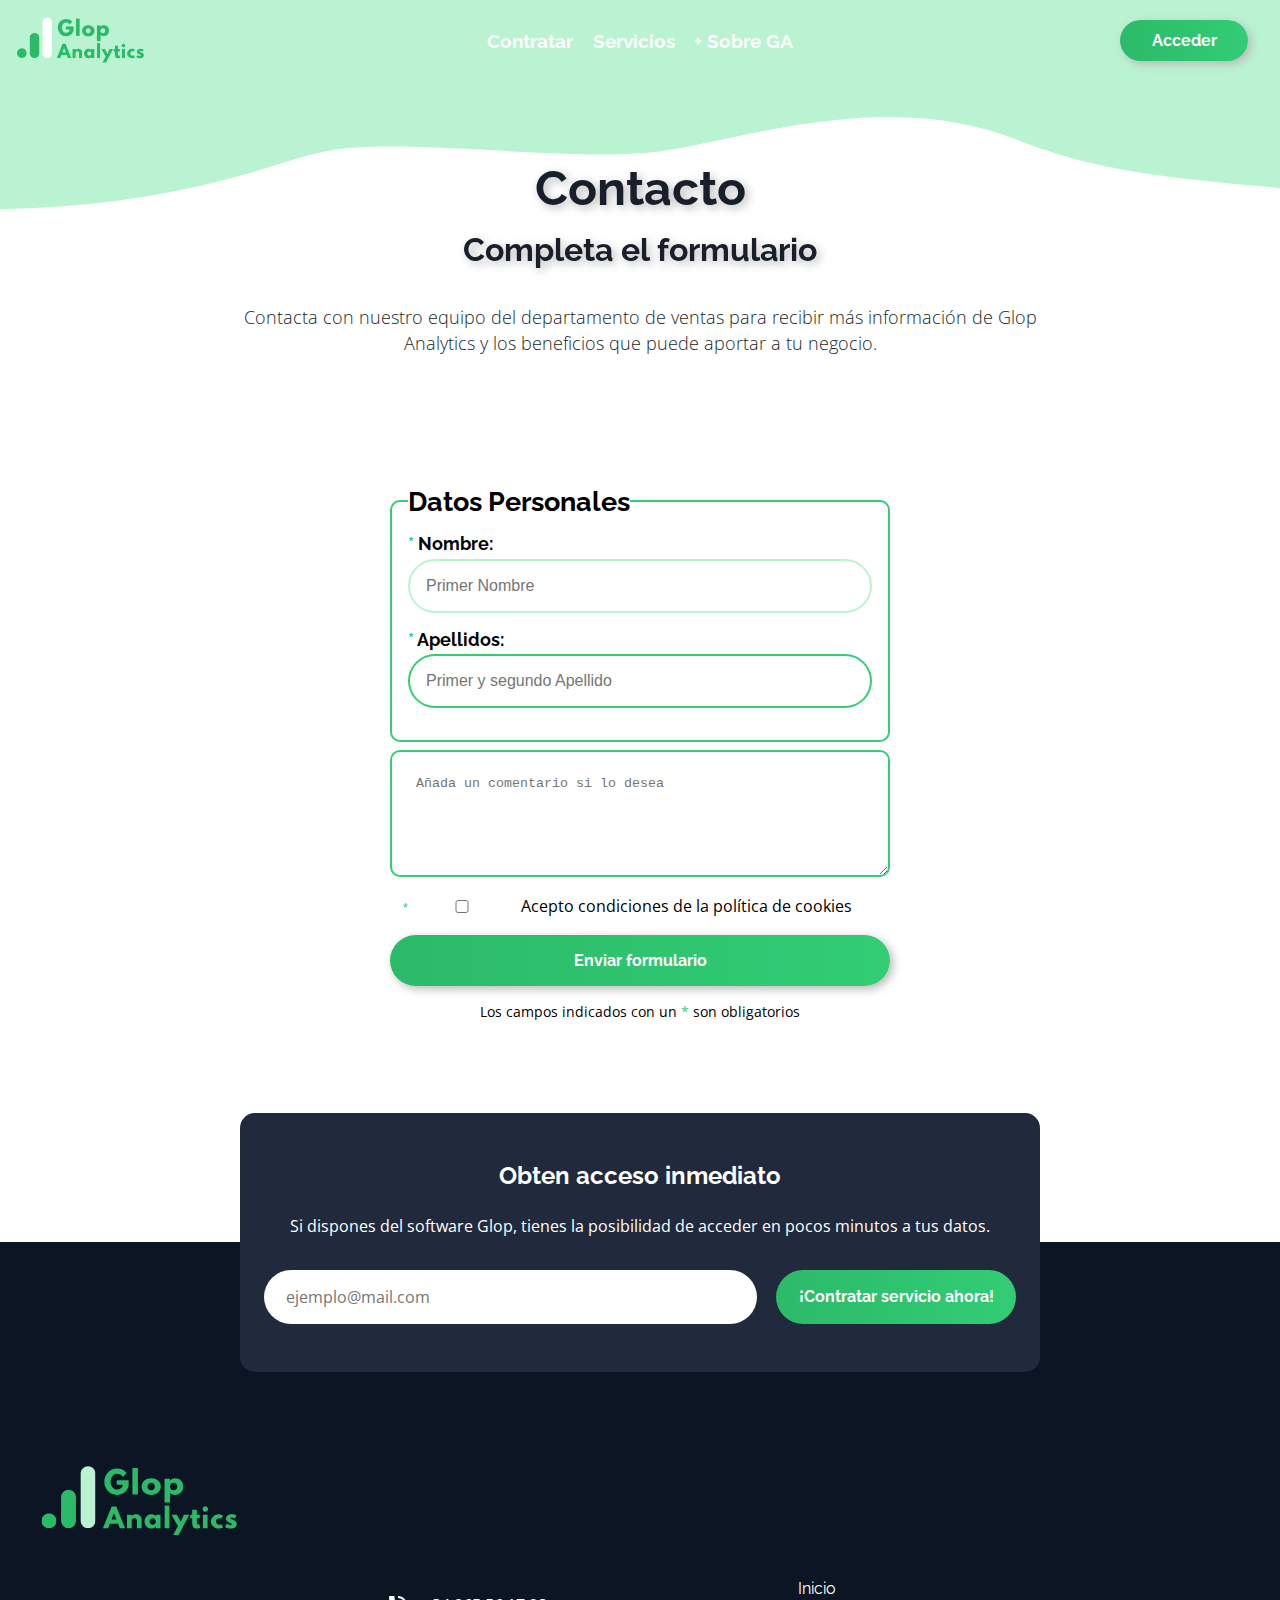
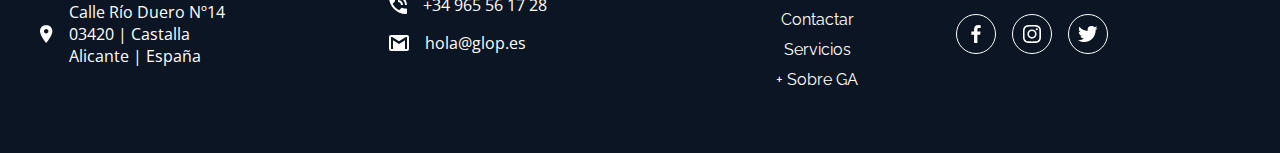
<file: contacto.html>
<!DOCTYPE html>
<html lang="es">

<head>
  <meta charset="UTF-8">
  <meta name="viewport" content="width=device-width, initial-scale=1.0">
  <!-- Favicons para distintos dispositivos -->
  <link rel="icon" type="image/png" sizes="32x32" href="./img/favicon-glop-32x32.png">
  <link rel="icon" href="./img/favicon-glop-192x192.png" sizes="192x192" />
  <link rel="apple-touch-icon" href="./img/favicon-glop-180x180.png" />
  <!-- Meta Tags -->
  <title>Contacta con Glop | Todos tus datos en un único sitio</title>
  <meta name="title" content="Contacta con Glop | Todos tus datos en un único sitio">
  <meta name="description"
    content="Contacta con el equipo del departamento de ventas de Glop para adquirir Glop Analytics si ya dispones de Glop Business">

  <!-- Open Graph / Facebook -->
  <meta property="og:type" content="website">
  <meta property="og:url" content="https://metatags.io/">
  <meta property="og:title" content="Contacta con Glop | Todos tus datos en un único sitio">
  <meta property="og:description"
    content="Contacta con el equipo del departamenteo de ventas de Glop para adquirir Glop Analytis si ya dispones de Glop Business">
  <meta property="og:image"
    content="https://metatags.io/assets/meta-tags-16a33a6a8531e519cc0936fbba0ad904e52d35f34a46c97a2c9f6f7dd7d336f2.png">

  <!-- Twitter -->
  <meta property="twitter:card" content="summary_large_image">
  <meta property="twitter:url" content="https://metatags.io/">
  <meta property="twitter:title" content="Contacta con Glop | Todos tus datos en un único sitio">
  <meta property="twitter:description"
    content="Contacta con el equipo del departamenteo de ventas de Glop para adquirir Glop Analytis si ya dispones de Glop Business">
  <meta property="twitter:image"
    content="https://metatags.io/assets/meta-tags-16a33a6a8531e519cc0936fbba0ad904e52d35f34a46c97a2c9f6f7dd7d336f2.png">
  <!-- Añadimos la hoja de estilos -->
  <!--   <link rel="stylesheet" href="styles/css/hamburgers.css"> -->
  <link rel="stylesheet" href="styles/css/styles.css">
  <!-- Añadimos JavaScript -->
  <script defer src="js/main.js"></script>
</head>

<body>
  <header class="header">
    <div class="header__ola"></div>
    <nav class="nav">
      <figure class="nav__logo">
        <a href="index.html"> <img src="img/Logo-Glop-Analytics_BW.svg" class="nav__img" alt="Logo Glop analytics"></a>
      </figure>
      <div id="menu-mob" class="nav__links menu-mob">
        <a href="contacto.html" class="nav__link">Contratar</a>
        <a href="servicios.html" class="nav__link">Servicios</a>
        <a href="sobrega.html" class="nav__link">+ Sobre GA</a>
      </div>
      <div class="nav__cta">
        <a href="#" class="open__modal nav__link btn btn--cta" data-target="modalAccess">Acceder</a>
      </div>
      <!-- Icono menu burger -->
      <button id="burger" class="hamburger hamburger--spring" type="button" onclick="toggleMenu()">
        <span class="hamburger-box">
          <span class="hamburger-inner"></span>
        </span>
      </button>
    </nav>
    <section class="header__main container">
      <hgroup>
        <h1 class="header__title"> Contacto <br><span class="header__title--slogan">Completa el formulario</span></h1>
        <h2 class="header__paragraph">
          Contacta con nuestro equipo del departamento de ventas para recibir más información de Glop Analytics y los
          beneficios
          que puede aportar a tu negocio.
          <h2 />
      </hgroup>
    </section>
  </header>
  <main class="main">
    <!-- Añadimos este div para oscurecer el fondo para el efecto menu burger en mobil -->
    <div id="darkbg" class="dark-bg" onclick="toggleMenu()"></div>
    <section class="container">
      <!-- Formulario de inscripción con el método POST para mayor seguridad -->
      <form class="form" action="/procesamiento-datos" method="post">
        <!-- Agrupación de datos personales obligatorios -->
        <fieldset class="form__fieldset">
          <!-- Título del bloque de datos personales -->
          <legend class="form__legend">Datos Personales</legend>
          <!--  class="form__input" y label para el nombre -->
          <label class="form__label form__required" for="nombre">Nombre:</label>
          <!-- Controlamos que no se puedan enviar números y un máximo de 30 caracteres -->
          <input class="form__input" type="text" name="nombre-form" id="nombre" placeholder="Primer Nombre"
            pattern="[a-zA-Z]{1,30}" required autofocus />
          <!-- Input para el apellido -->
          <label class="form__label form__required" for="apellidos" />Apellidos:</label>
          <!-- Controlamos que no se puedan enviar números y un máximo de 30 caracteres -->
          <input class="form__input" type="text" name="apellido-form" id="apellidos"
            placeholder="Primer y segundo Apellido" pattern="[a-zA-Z]{1,30}" required />
        </fieldset>
        <!-- Input comentario -->
        <textarea class="form__textarea" name="cometario-form" id="cometario" cols="" rows="5"
          placeholder="Añada un comentario si lo desea"></textarea>
        <div class="form__condiciones">
          <input class="form__condiciones--input form__required" type="checkbox" id="condiciones" required />
          <label class="form__condiciones--label" for="condiciones" class="condiciones">Acepto condiciones de la
            política de
            cookies</label>
        </div>

        <!-- Botón de envío -->
        <input class="form__input btn btn--submit" type="submit" value="Enviar formulario">

      </form>
      <footer class="footer-form">
        <p class="footer-form__paragraph">Los campos indicados con un <span class="footer-form__asterisco">*</span> son
          obligatorios</p>
      </footer>
    </section>

    <section class="join">
      <div class="join__container container">
        <h2 class="join__title"> Obten acceso inmediato</h2>
        <p class="join__paragraph">Si dispones del software Glop, tienes la posibilidad de acceder en pocos minutos a
          tus datos.
        </p>

        <form class="join__form">
          <input type="email" class="join__input" placeholder="ejemplo@mail.com">
          <input type="submit" class="join__input btn btn--submit-join" value="¡Contratar servicio ahora!">
        </form>
      </div>
    </section>
  </main>
  <!-- Footer añadido a través de jQuery AJAX desde la página footer.html -->
  <footer class="footer" id="footerTemplate"></footer>
  <!-- Sección para la pantalla modal de acceso - por defecto oculto -->
  <section class="modal">
    <div id="modalAccess" class="modal__window">

      <form class="form form__modal" action="/procesamiento-datos" method="post">
        <!-- Agrupación de datos personales obligatorios -->
        <fieldset class="form__fieldset">
          <!-- Título del bloque de datos personales -->

          <legend class="form__legend">Acceso Back-office</legend>
          <p>Introduzca su usuario y contraseña de acceso</p>
          <br>
          <!--  class="form__input" y label para el usuario -->
          <label class="form__label" for="usuario">Usuario</label>
          <!-- Controlamos que no se puedan enviar un máximo de 30 caracteres -->
          <input class="form__input" type="text" name="usuario-form" id="usuario" placeholder="" pattern="{1,30}"
            required autofocus />
          <!-- Input de la contraseña -->
          <label class="form__label" for="password" />Contraseña</label>
          <!-- Controlamos que no se puedan enviar un máximo de 30 caracteres -->
          <input class="form__input" type="password" name="password-form" id="password" placeholder="" pattern="{1,30}"
            required />
        </fieldset>
        <!-- Botón de envío -->
        <input class="form__input btn btn--submit btn--submit--modal" type="submit" value="Acceder">
        <a class="modal__btn-close modal__hide"></a>

      </form>

    </div>
    <!-- Bloque de fondo de la pantalla modal - por defecto oculto -->
    <div class="modal__fader"></div>
  </section>
  <!-- Botón GoToTop con scroll -->
  <button id="goTop" class="scroll__gotop"></button>
  <!-- Cálculo del alto de la pantalla  para el scroll to top-->
  <span class="scroll__hidden">window.scrollY = <span id="position">0px</span></span>
  <!-- Llamamos al archivo de la libreria jQuery -->
  <script src="js/libs/jquery.min.js"></script>

</body>

</html>
</file>
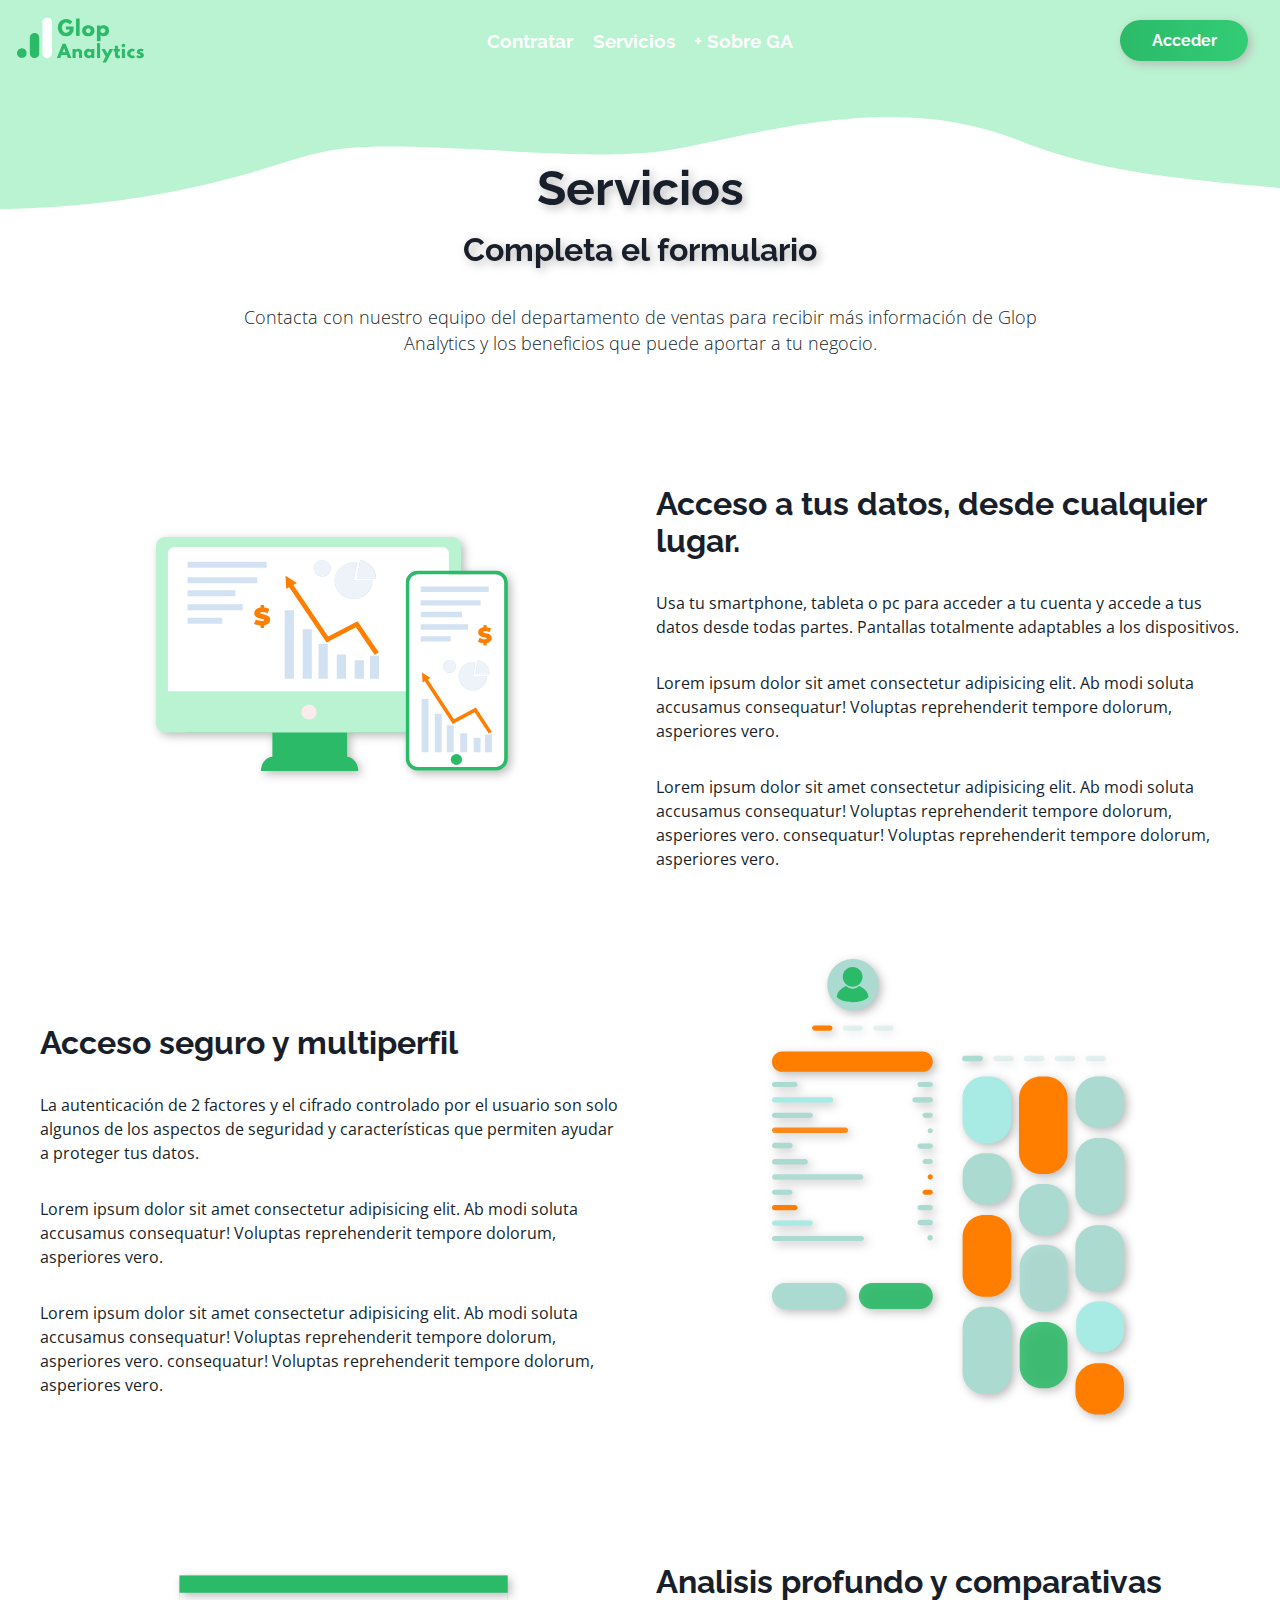
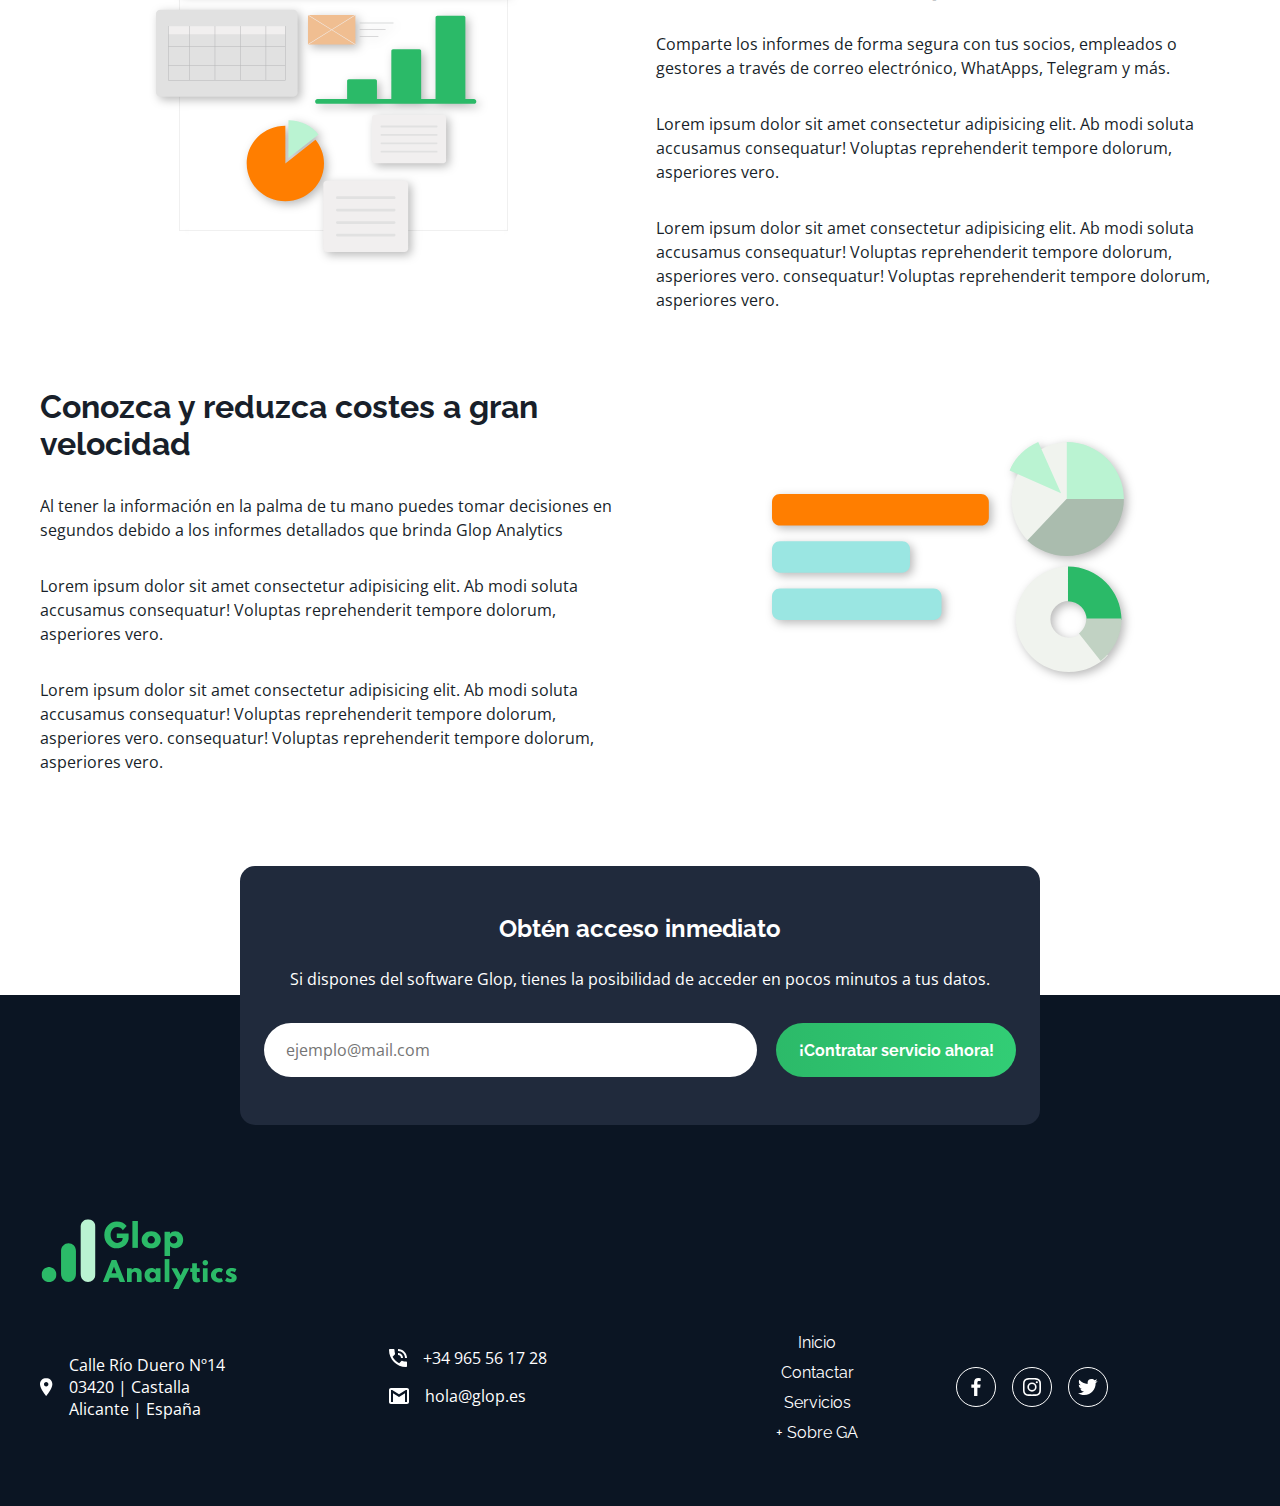
<file: servicios.html>
<!DOCTYPE html>
<html lang="es">

<head>
  <meta charset="UTF-8">
  <meta name="viewport" content="width=device-width, initial-scale=1.0">
  <!-- Favicons para distintos dispositivos -->
  <link rel="icon" type="image/png" sizes="32x32" href="./img/favicon-glop-32x32.png">
  <link rel="icon" href="./img/favicon-glop-192x192.png" sizes="192x192" />
  <link rel="apple-touch-icon" href="./img/favicon-glop-180x180.png" />
  <!-- Meta Tags -->
  <title>Servicios de Glop Analytics | Todos tus datos en un único sitio</title>
  <meta name="title" content="Servicios de Glop Analytics | Todos tus datos en un único sitio">
  <meta name="description"
    content="Acceso desde cualquier dispositivos y lugar del mundo a tus datos para el control de tu negocio">

  <!-- Open Graph / Facebook -->
  <meta property="og:type" content="website">
  <meta property="og:url" content="https://metatags.io/">
  <meta property="og:title" content="Servicios de Glop Analytics | Todos tus datos en un único sitio">
  <meta property="og:description"
    content="Acceso desde cualquier dispositivos y lugar del mundo a tus datos para el control de tu negocio">
  <meta property="og:image"
    content="https://metatags.io/assets/meta-tags-16a33a6a8531e519cc0936fbba0ad904e52d35f34a46c97a2c9f6f7dd7d336f2.png">

  <!-- Twitter -->
  <meta property="twitter:card" content="summary_large_image">
  <meta property="twitter:url" content="https://metatags.io/">
  <meta property="twitter:title" content="Servicios de Glop Analytics | Todos tus datos en un único sitio">
  <meta property="twitter:description"
    content="Acceso desde cualquier dispositivos y lugar del mundo a tus datos para el control de tu negocio">
  <meta property="twitter:image"
    content="https://metatags.io/assets/meta-tags-16a33a6a8531e519cc0936fbba0ad904e52d35f34a46c97a2c9f6f7dd7d336f2.png">
<!-- Añadimos la hoja de estilos -->
<link rel="stylesheet" href="styles/css/styles.css">
  <!-- Añadimos JavaScript -->
  <script defer src="js/main.js"></script>
</head>

<body>
  <header class="header">
    <div class="header__ola"></div>
    <nav class="nav">
      <figure class="nav__logo">
        <a href="index.html"> <img src="img/Logo-Glop-Analytics_BW.svg" class="nav__img" alt="Logo Glop analytics"></a>
      </figure>
      <div id="menu-mob" class="nav__links menu-mob">
        <a href="contacto.html" class="nav__link">Contratar</a>
        <a href="servicios.html" class="nav__link">Servicios</a>
        <a href="sobrega.html" class="nav__link">+ Sobre GA</a>
      </div>
      <div class="nav__cta">
        <a href="#" class="open__modal nav__link btn btn--cta" data-target="modalAccess">Acceder</a>
      </div>
      <!-- Icono menu burger -->
      <button id="burger" class="hamburger hamburger--spring" type="button" onclick="toggleMenu()">
        <span class="hamburger-box">
          <span class="hamburger-inner"></span>
        </span>
      </button>
    </nav>
    <section class="header__main container">
      <hgroup>
        <h1 class="header__title"> Servicios <br><span class="header__title--slogan">Completa el formulario</span></h1>
        <h2 class="header__paragraph">
          Contacta con nuestro equipo del departamento de ventas para recibir más información de Glop Analytics y los
          beneficios
          que puede aportar a tu negocio.
          <h2 />
      </hgroup>
    </section>
  </header>
  <main class="main">
    <!-- Añadimos este div para oscurecer el fondo para el efecto menu burger en mobil -->
    <div id="darkbg" class="dark-bg" onclick="toggleMenu()"></div>
    <section class="about container">
      <figure class="about__picture">
        <img src="img/icon-dashboard-GA.svg" class="about__img about__img--hover"
          alt="ilustración de un resumen del servicio Glop Analytics">
      </figure>

      <div class="about__texts">
        <h2 class="about__title"> Acceso a tus datos, desde cualquier lugar.</h2>
        <p class="about__paragraph">Usa tu smartphone, tableta o pc para acceder a tu cuenta y accede a tus datos desde
          todas partes. Pantallas totalmente
          adaptables a los dispositivos.</p>
        <p class="about__paragraph"> Lorem ipsum dolor sit amet consectetur adipisicing elit. Ab modi soluta accusamus
          consequatur! Voluptas reprehenderit tempore dolorum, asperiores vero.</p>

        <p class="about__paragraph">Lorem ipsum dolor sit amet consectetur adipisicing elit. Ab modi soluta accusamus
          consequatur! Voluptas reprehenderit
          tempore dolorum, asperiores vero. consequatur! Voluptas reprehenderit
          tempore dolorum, asperiores vero.</p>
      </div>
    </section>
    <section class="about container">
      <figure class="about__picture about__order-right">
        <img src="img/icon-segurida-GA.svg" class="about__img about__img--hover"
          alt="ilustración de un resumen del servicio Glop Analytics">
      </figure>

      <div class="about__texts">
        <h2 class="about__title"> Acceso seguro y multiperfil</h2>
        <p class="about__paragraph">La autenticación de 2 factores y el cifrado controlado por el usuario son solo algunos de los aspectos de seguridad y
        características que permiten ayudar a proteger tus datos.</p>
        <p class="about__paragraph"> Lorem ipsum dolor sit amet consectetur adipisicing elit. Ab modi soluta accusamus
          consequatur! Voluptas reprehenderit tempore dolorum, asperiores vero.</p>

        <p class="about__paragraph">Lorem ipsum dolor sit amet consectetur adipisicing elit. Ab modi soluta accusamus
          consequatur! Voluptas reprehenderit
          tempore dolorum, asperiores vero. consequatur! Voluptas reprehenderit
          tempore dolorum, asperiores vero.</p>
      </div>
    </section>
    <section class="about container">
      <figure class="about__picture">
        <img src="img/icon-analisis-profundo-GA.svg" class="about__img about__img--hover"
          alt="ilustración de un resumen del servicio Glop Analytics">
      </figure>

      <div class="about__texts">
        <h2 class="about__title">Analisis profundo y comparativas</h2>
        <p class="about__paragraph">Comparte los informes de forma segura con tus socios, empleados o gestores a través de correo electrónico, WhatApps,
        Telegram y más.</p>
        <p class="about__paragraph"> Lorem ipsum dolor sit amet consectetur adipisicing elit. Ab modi soluta accusamus
          consequatur! Voluptas reprehenderit tempore dolorum, asperiores vero.</p>

        <p class="about__paragraph">Lorem ipsum dolor sit amet consectetur adipisicing elit. Ab modi soluta accusamus
          consequatur! Voluptas reprehenderit
          tempore dolorum, asperiores vero. consequatur! Voluptas reprehenderit
          tempore dolorum, asperiores vero.</p>
      </div>
    </section>
    <section class="about container">
      <figure class="about__picture about__order-right">
        <img src="img/icon-costes-GA.svg" class="about__img about__img--hover"
          alt="ilustración de un resumen del servicio Glop Analytics">
      </figure>

      <div class="about__texts">
        <h2 class="about__title">Conozca y reduzca costes a gran velocidad</h2>
        <p class="about__paragraph">Al tener la información en la palma de tu mano puedes tomar decisiones en segundos debido a los informes detallados que
        brinda Glop Analytics</p>
        <p class="about__paragraph"> Lorem ipsum dolor sit amet consectetur adipisicing elit. Ab modi soluta accusamus
          consequatur! Voluptas reprehenderit tempore dolorum, asperiores vero.</p>

        <p class="about__paragraph">Lorem ipsum dolor sit amet consectetur adipisicing elit. Ab modi soluta accusamus
          consequatur! Voluptas reprehenderit
          tempore dolorum, asperiores vero. consequatur! Voluptas reprehenderit
          tempore dolorum, asperiores vero.</p>
      </div>
    </section>

    <section class="join">
      <div class="join__container container">
        <h2 class="join__title"> Obtén acceso inmediato</h2>
        <p class="join__paragraph">Si dispones del software Glop, tienes la posibilidad de acceder en pocos minutos a
          tus datos.
        </p>

        <form class="join__form">
          <input type="email" class="join__input" placeholder="ejemplo@mail.com">
          <input type="submit" class="join__input btn btn--submit-join" value="¡Contratar servicio ahora!">
        </form>
      </div>
    </section>
  </main>
    <!-- Footer añadido a través de jQuery AJAX desde la página footer.html -->
    <footer class="footer" id="footerTemplate"></footer>
    <!-- Sección para la pantalla modal de acceso - por defecto oculto -->
    <section class="modal">
      <div id="modalAccess" class="modal__window">
    
        <form class="form form__modal" action="/procesamiento-datos" method="post">
          <!-- Agrupación de datos personales obligatorios -->
          <fieldset class="form__fieldset">
            <!-- Título del bloque de datos personales -->
    
            <legend class="form__legend">Acceso Back-office</legend>
            <p>Introduzca su usuario y contraseña de acceso</p>
            <br>
            <!--  class="form__input" y label para el usuario -->
            <label class="form__label" for="usuario">Usuario</label>
            <!-- Controlamos que no se puedan enviar un máximo de 30 caracteres -->
            <input class="form__input" type="text" name="usuario-form" id="usuario" placeholder="" pattern="{1,30}" required
              autofocus />
            <!-- Input de la contraseña -->
            <label class="form__label" for="password" />Contraseña</label>
            <!-- Controlamos que no se puedan enviar un máximo de 30 caracteres -->
            <input class="form__input" type="password" name="password-form" id="password" placeholder="" pattern="{1,30}"
              required />
          </fieldset>
          <!-- Botón de envío -->
          <input class="form__input btn btn--submit btn--submit--modal" type="submit" value="Acceder">
          <a class="modal__btn-close modal__hide"></a>
    
        </form>
    
      </div>
      <!-- Bloque de fondo de la pantalla modal - por defecto oculto -->
      <div class="modal__fader"></div>
    </section>
    <!-- Botón GoToTop con scroll -->
    <button id="goTop" class="scroll__gotop"></button>
    <!-- Cálculo del alto de la pantalla  para el scroll to top-->
    <span class="scroll__hidden">window.scrollY = <span id="position">0px</span></span>
    <!-- Llamamos al archivo de la libreria jQuery -->
    <script src="js/libs/jquery.min.js"></script>

</body>

</html>
</file>
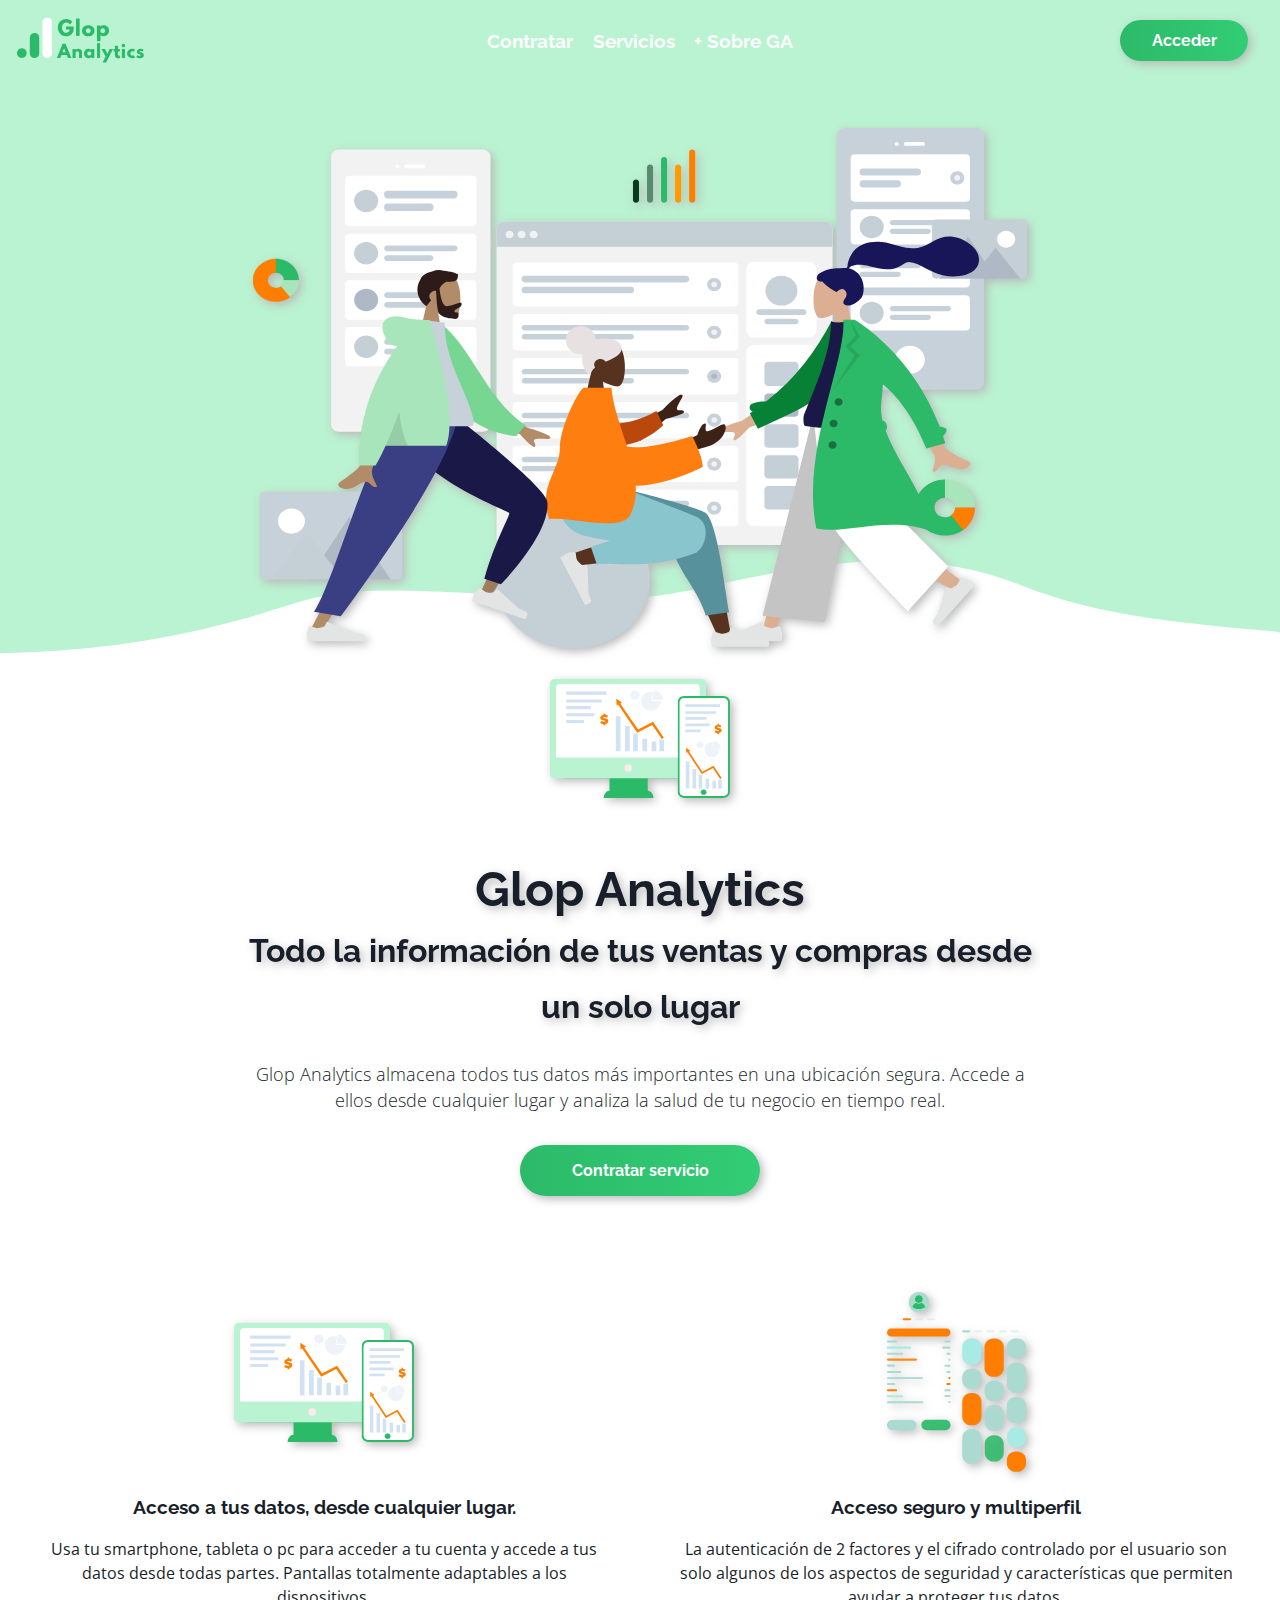
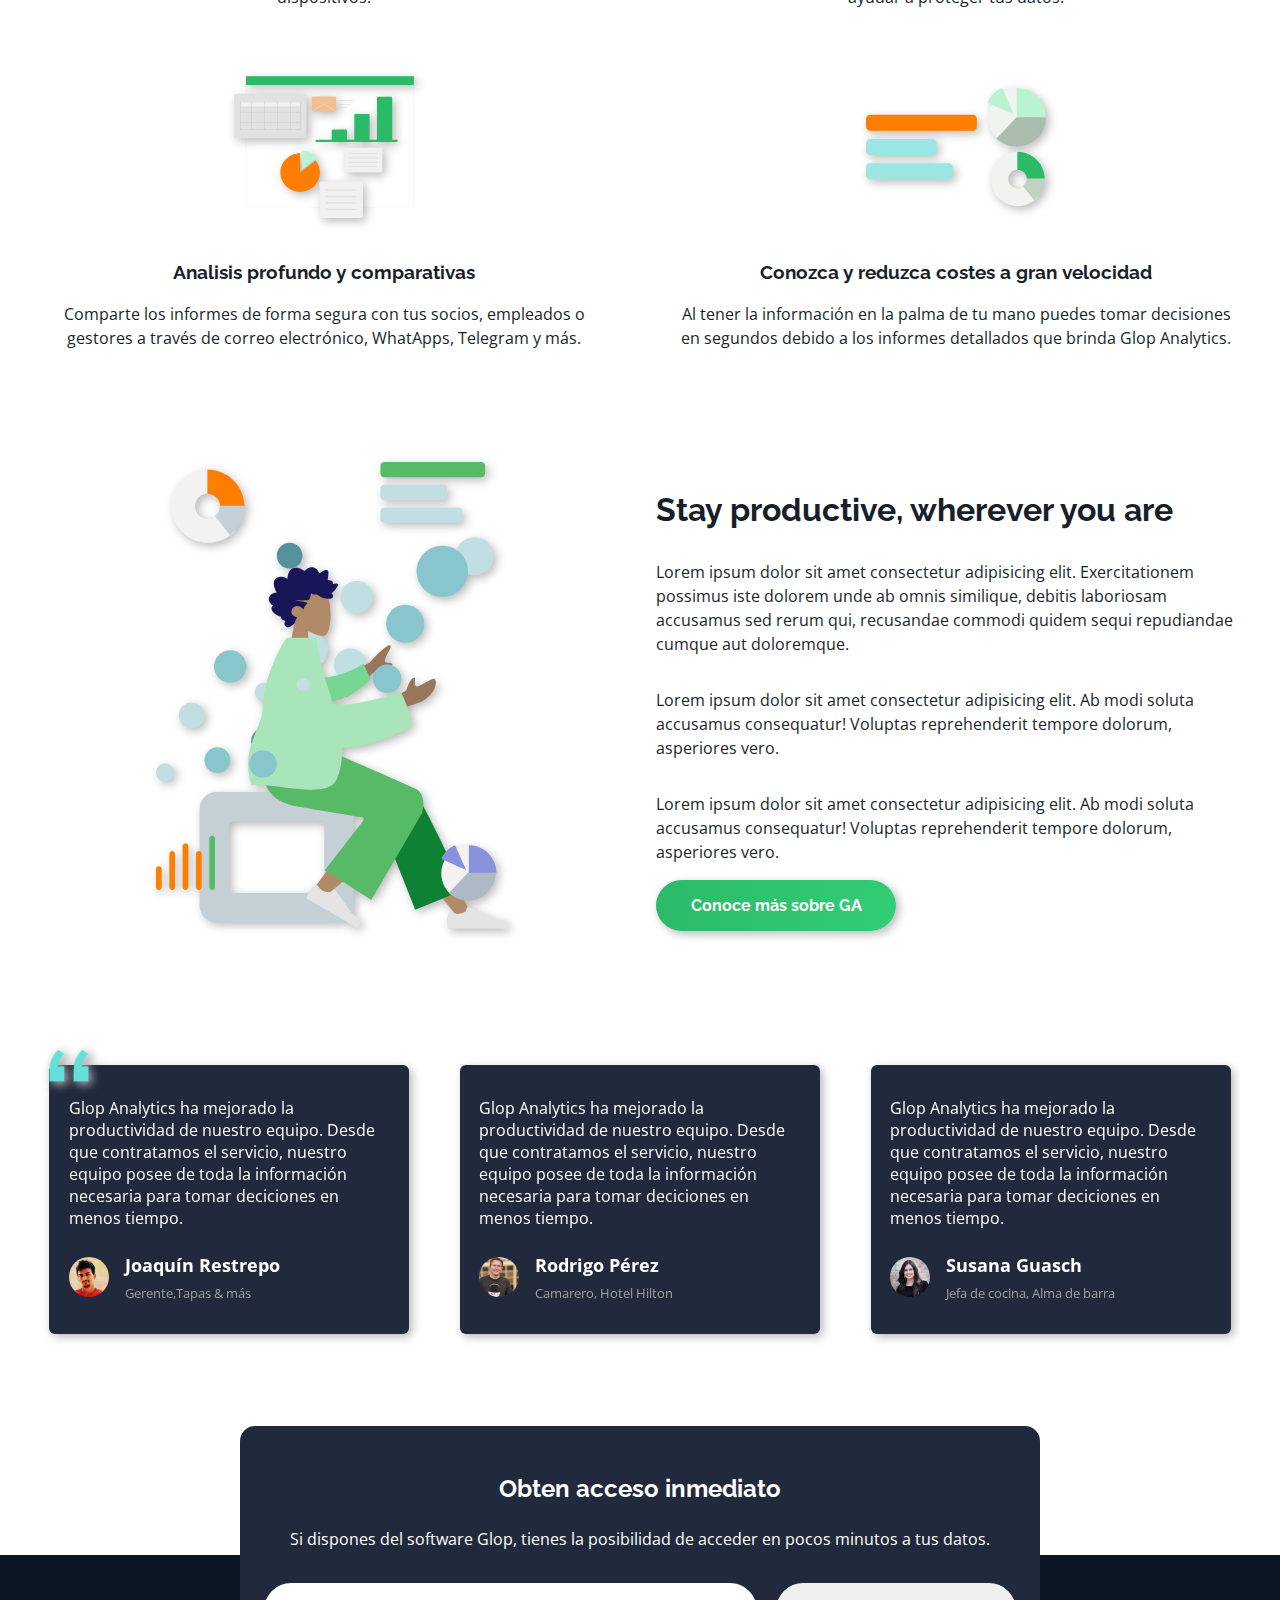
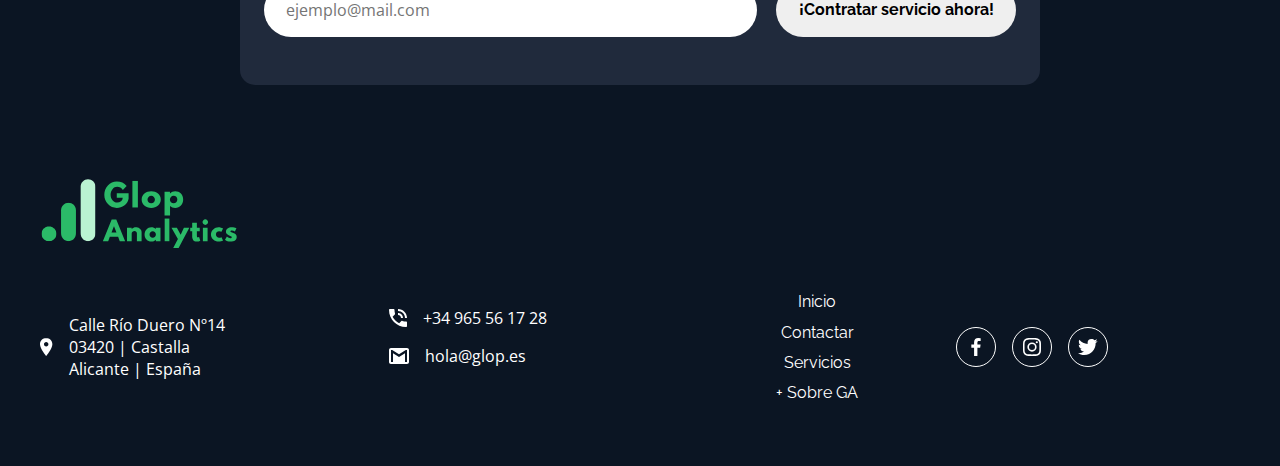
<file: sobrega.html>
<!DOCTYPE html>
<html lang="es">

<head>
  <meta charset="UTF-8">
  <meta name="viewport" content="width=device-width, initial-scale=1.0">
  <!-- Favicons para distintos dispositivos -->
  <link rel="icon" type="image/png" sizes="32x32" href="./img/favicon-glop-32x32.png">
  <link rel="icon" href="./img/favicon-glop-192x192.png" sizes="192x192" />
  <link rel="apple-touch-icon" href="./img/favicon-glop-180x180.png" />
  <!-- Meta Tags -->
  <title>Todo lo que necesitas saber de Glop Analytics y sus ventajas</title>
  <meta name="title" content="Todo lo que necesitas saber de Glop Analytics y sus ventajas">
  <meta name="description"
    content="Puedes descubrir todos las ventajas que te ofrece el servicio de Glop Analytics y como puede ayudarte ">

  <!-- Open Graph / Facebook -->
  <meta property="og:type" content="website">
  <meta property="og:url" content="https://metatags.io/">
  <meta property="og:title" content="Todo lo que necesitas saber de Glop Analytics y sus ventajas">
  <meta property="og:description"
    content="Controla la analítica de tsu establecimientos desde un solo sitio. Cuadro de mandos - usuarios - informes personalizados - Envíos directo a gestaría. ">
  <meta property="og:image"
    content="https://metatags.io/assets/meta-tags-16a33a6a8531e519cc0936fbba0ad904e52d35f34a46c97a2c9f6f7dd7d336f2.png">

  <!-- Twitter -->
  <meta property="twitter:card" content="summary_large_image">
  <meta property="twitter:url" content="https://metatags.io/">
  <meta property="twitter:title" content="Todo lo que necesitas saber de Glop Analytics y sus ventajas">
  <meta property="twitter:description"
    content="Controla la analítica de tsu establecimientos desde un solo sitio. Cuadro de mandos - usuarios - informes personalizados - Envíos directo a gestaría. ">
  <meta property="twitter:image"
    content="https://metatags.io/assets/meta-tags-16a33a6a8531e519cc0936fbba0ad904e52d35f34a46c97a2c9f6f7dd7d336f2.png">
  <!-- Añadimos la hoja de estilos -->
  <!--   <link rel="stylesheet" href="styles/css/hamburgers.css"> -->
  <link rel="stylesheet" href="styles/css/styles.css">
  <!-- Añadimos JavaScript -->
  <script defer src="js/main.js"></script>
</head>

<body>
  <header class="header">
    <div class="header__ola"></div>
    <nav class="nav">
      <figure class="nav__logo">
        <a href="index.html"> <img src="img/Logo-Glop-Analytics_BW.svg" class="nav__img" alt="Logo Glop analytics"></a>
      </figure>
      <div id="menu-mob" class="nav__links menu-mob">
        <a href="contacto.html" class="nav__link">Contratar</a>
        <a href="servicios.html" class="nav__link">Servicios</a>
        <a href="sobrega.html" class="nav__link">+ Sobre GA</a>
      </div>
      <div class="nav__cta">
        <a href="#" class="open__modal nav__link btn btn--cta" data-target="modalAccess">Acceder</a>
      </div>
      <!-- Icono menu burger -->
      <button id="burger" class="hamburger hamburger--spring" type="button" onclick="toggleMenu()">
        <span class="hamburger-box">
          <span class="hamburger-inner"></span>
        </span>
      </button>
    </nav>
    <section class="header__main container">
      <!--  <img src="img/Ilustracion-header-home.svg" class="header__img"
        alt="ilustracion de Glop Analytics en la pagina home"> -->
      <div class="header__svg">
        <!-- Ilustración en SVG para poder acceder a los id y aplicar animaciones -->
        <svg class="header__img" viewBox="0 0 995 669" fill="none" xmlns="http://www.w3.org/2000/svg">
          <g id="Ilustraci&#195;&#179;n header home">
            <g id="Master/Scene/3 Characters">
              <g id="Background">
                <g id="Background/Wireframe 2">
                  <g id="Mobile3">
                    <path id="Container"
                      d="M929.268 0H760.427C754.733 0 750.117 4.30192 750.117 9.60862V326.693C750.117 332 754.733 336.302 760.427 336.302H929.268C934.963 336.302 939.579 332 939.579 326.693V9.60862C939.579 4.30192 934.963 0 929.268 0Z"
                      fill="#C6D1D9" />
                    <path id="Touch"
                      d="M844.203 315.883C854.881 315.883 863.536 307.817 863.536 297.867C863.536 287.917 854.881 279.851 844.203 279.851C833.526 279.851 824.87 287.917 824.87 297.867C824.87 307.817 833.526 315.883 844.203 315.883Z"
                      fill="white" />
                    <g id="Camera">
                      <path id="Lens"
                        d="M827.448 22.8205C828.872 22.8205 830.026 21.745 830.026 20.4183C830.026 19.0917 828.872 18.0162 827.448 18.0162C826.025 18.0162 824.87 19.0917 824.87 20.4183C824.87 21.745 826.025 22.8205 827.448 22.8205Z"
                        fill="white" />
                      <path id="Sensor"
                        d="M860.959 18.0162H839.048C837.624 18.0162 836.47 19.0917 836.47 20.4183C836.47 21.745 837.624 22.8205 839.048 22.8205H860.959C862.382 22.8205 863.536 21.745 863.536 20.4183C863.536 19.0917 862.382 18.0162 860.959 18.0162Z"
                        fill="white" />
                    </g>
                    <g id="Rows">
                      <g id="Row">
                        <path id="Container_2"
                          d="M916.38 33.6302H773.316C770.469 33.6302 768.161 35.7812 768.161 38.4345V89.7982C768.161 92.4515 770.469 94.6025 773.316 94.6025H916.38C919.227 94.6025 921.535 92.4515 921.535 89.7982V38.4345C921.535 35.7812 919.227 33.6302 916.38 33.6302Z"
                          fill="white" />
                        <g id="Text Stuff">
                          <path id="Label"
                            d="M854.514 51.9202H783.627C781.492 51.9202 779.76 53.5334 779.76 55.5234V57.4619C779.76 59.4519 781.492 61.0652 783.627 61.0652H854.514C856.65 61.0652 858.381 59.4519 858.381 57.4619V55.5234C858.381 53.5334 856.65 51.9202 854.514 51.9202Z"
                            fill="#C6D1D9" />
                          <path id="Label_2"
                            d="M828.666 67.1619H783.627C781.492 67.1619 779.76 68.7751 779.76 70.7651V72.7036C779.76 74.6936 781.492 76.3069 783.627 76.3069H828.666C830.802 76.3069 832.533 74.6936 832.533 72.7036V70.7651C832.533 68.7751 830.802 67.1619 828.666 67.1619Z"
                            fill="#C6D1D9" />
                        </g>
                        <g id="Check">
                          <path id="Background_2"
                            d="M905.143 72.5211C910.126 72.5211 914.165 68.7569 914.165 64.1135C914.165 59.4702 910.126 55.706 905.143 55.706C900.161 55.706 896.121 59.4702 896.121 64.1135C896.121 68.7569 900.161 72.5211 905.143 72.5211Z"
                            fill="#C6D1D9" />
                          <path id="Indicator"
                            d="M905.143 67.7168C907.279 67.7168 909.01 66.1036 909.01 64.1135C909.01 62.1235 907.279 60.5103 905.143 60.5103C903.008 60.5103 901.277 62.1235 901.277 64.1135C901.277 66.1036 903.008 67.7168 905.143 67.7168Z"
                            fill="#F2F2F2" />
                        </g>
                      </g>
                      <g id="Row_2">
                        <path id="Background_2_2"
                          d="M916.38 104.494H773.316C770.469 104.494 768.161 106.645 768.161 109.298V144.977C768.161 147.63 770.469 149.781 773.316 149.781H916.38C919.227 149.781 921.535 147.63 921.535 144.977V109.298C921.535 106.645 919.227 104.494 916.38 104.494Z"
                          fill="white" />
                        <g id="Text">
                          <path id="Name"
                            d="M893.401 118.083H822.072C820.058 118.083 818.426 119.604 818.426 121.48C818.426 123.356 820.058 124.877 822.072 124.877H893.401C895.414 124.877 897.047 123.356 897.047 121.48C897.047 119.604 895.414 118.083 893.401 118.083Z"
                            fill="#C6D1D9" />
                          <path id="Name_2"
                            d="M867.553 129.406H822.072C820.058 129.406 818.426 130.927 818.426 132.804C818.426 134.68 820.058 136.201 822.072 136.201H867.553C869.567 136.201 871.199 134.68 871.199 132.804C871.199 130.927 869.567 129.406 867.553 129.406Z"
                            fill="#C6D1D9" />
                        </g>
                        <path id="Avatar"
                          d="M795.227 141.555C803.769 141.555 810.693 135.102 810.693 127.142C810.693 119.182 803.769 112.729 795.227 112.729C786.685 112.729 779.76 119.182 779.76 127.142C779.76 135.102 786.685 141.555 795.227 141.555Z"
                          fill="#C4CFD6" />
                      </g>
                      <g id="Row_3">
                        <path id="Container_3"
                          d="M916.38 159.743H773.316C770.469 159.743 768.161 161.894 768.161 164.548V200.227C768.161 202.88 770.469 205.031 773.316 205.031H916.38C919.227 205.031 921.535 202.88 921.535 200.227V164.548C921.535 161.894 919.227 159.743 916.38 159.743Z"
                          fill="white" />
                        <g id="Text Stuff_2">
                          <path id="Label_3"
                            d="M854.735 173.332H783.406C781.393 173.332 779.76 174.853 779.76 176.729C779.76 178.606 781.393 180.127 783.406 180.127H854.735C856.749 180.127 858.381 178.606 858.381 176.729C858.381 174.853 856.749 173.332 854.735 173.332Z"
                            fill="#C6D1D9" />
                          <path id="Label_4"
                            d="M828.887 184.656H783.406C781.393 184.656 779.76 186.177 779.76 188.053C779.76 189.93 781.393 191.451 783.406 191.451H828.887C830.901 191.451 832.533 189.93 832.533 188.053C832.533 186.177 830.901 184.656 828.887 184.656Z"
                            fill="#C6D1D9" />
                        </g>
                        <g id="Check_2">
                          <path id="Background_3"
                            d="M905.143 190.8C910.126 190.8 914.165 187.035 914.165 182.392C914.165 177.749 910.126 173.984 905.143 173.984C900.161 173.984 896.121 177.749 896.121 182.392C896.121 187.035 900.161 190.8 905.143 190.8Z"
                            fill="#C6D1D9" />
                          <path id="Indicator_2"
                            d="M905.143 185.995C907.279 185.995 909.01 184.382 909.01 182.392C909.01 180.402 907.279 178.789 905.143 178.789C903.008 178.789 901.277 180.402 901.277 182.392C901.277 184.382 903.008 185.995 905.143 185.995Z"
                            fill="#F2F2F2" />
                        </g>
                      </g>
                      <g id="Row_4">
                        <path id="Background_4"
                          d="M916.38 214.993H773.316C770.469 214.993 768.161 217.144 768.161 219.797V255.476C768.161 258.13 770.469 260.281 773.316 260.281H916.38C919.227 260.281 921.535 258.13 921.535 255.476V219.797C921.535 217.144 919.227 214.993 916.38 214.993Z"
                          fill="white" />
                        <g id="Text_2">
                          <path id="Name_3"
                            d="M893.401 228.582H822.072C820.058 228.582 818.426 230.103 818.426 231.979C818.426 233.855 820.058 235.376 822.072 235.376H893.401C895.414 235.376 897.047 233.855 897.047 231.979C897.047 230.103 895.414 228.582 893.401 228.582Z"
                            fill="#C6D1D9" />
                          <path id="Name_4"
                            d="M867.553 239.906H822.072C820.058 239.906 818.426 241.427 818.426 243.303C818.426 245.179 820.058 246.7 822.072 246.7H867.553C869.567 246.7 871.199 245.179 871.199 243.303C871.199 241.427 869.567 239.906 867.553 239.906Z"
                            fill="#C6D1D9" />
                        </g>
                        <path id="Avatar_2"
                          d="M795.227 252.054C803.769 252.054 810.693 245.602 810.693 237.642C810.693 229.681 803.769 223.229 795.227 223.229C786.685 223.229 779.76 229.681 779.76 237.642C779.76 245.602 786.685 252.054 795.227 252.054Z"
                          fill="#C4CFD6" />
                      </g>
                    </g>
                  </g>
                  <g id="Mobile3_2">
                    <path id="Container_4"
                      d="M295.149 27.6248H110.842C105.147 27.6248 100.531 31.9267 100.531 37.2334V380.742C100.531 386.048 105.147 390.35 110.842 390.35H295.149C300.843 390.35 305.46 386.048 305.46 380.742V37.2334C305.46 31.9267 300.843 27.6248 295.149 27.6248Z"
                      fill="#F2F2F2" />
                    <path id="Touch_2"
                      d="M202.351 367.53C213.028 367.53 221.684 359.464 221.684 349.513C221.684 339.563 213.028 331.497 202.351 331.497C191.674 331.497 183.018 339.563 183.018 349.513C183.018 359.464 191.674 367.53 202.351 367.53Z"
                      fill="white" />
                    <g id="Camera_2">
                      <path id="Lens_2"
                        d="M185.596 51.6463C187.019 51.6463 188.174 50.5709 188.174 49.2442C188.174 47.9175 187.019 46.842 185.596 46.842C184.172 46.842 183.018 47.9175 183.018 49.2442C183.018 50.5709 184.172 51.6463 185.596 51.6463Z"
                        fill="white" />
                      <path id="Sensor_2"
                        d="M219.106 46.842H197.196C195.772 46.842 194.618 47.9175 194.618 49.2442C194.618 50.5709 195.772 51.6463 197.196 51.6463H219.106C220.53 51.6463 221.684 50.5709 221.684 49.2442C221.684 47.9175 220.53 46.842 219.106 46.842Z"
                        fill="white" />
                    </g>
                    <g id="Rows_2">
                      <g id="Row_5">
                        <path id="Background_5"
                          d="M282.26 61.2549H123.731C120.883 61.2549 118.575 63.4059 118.575 66.0593V121.309C118.575 123.962 120.883 126.113 123.731 126.113H282.26C285.108 126.113 287.416 123.962 287.416 121.309V66.0593C287.416 63.4059 285.108 61.2549 282.26 61.2549Z"
                          fill="white" />
                        <g id="Text_3">
                          <path id="Name_5"
                            d="M259.061 80.7124H172.707C170.572 80.7124 168.841 82.3256 168.841 84.3156V86.8379C168.841 88.8279 170.572 90.4411 172.707 90.4411H259.061C261.196 90.4411 262.927 88.8279 262.927 86.8379V84.3156C262.927 82.3256 261.196 80.7124 259.061 80.7124Z"
                            fill="#C6D1D9" />
                          <path id="Name_6"
                            d="M228.128 96.9269H172.707C170.572 96.9269 168.841 98.5402 168.841 100.53V103.052C168.841 105.042 170.572 106.656 172.707 106.656H228.128C230.264 106.656 231.995 105.042 231.995 103.052V100.53C231.995 98.5402 230.264 96.9269 228.128 96.9269Z"
                            fill="#C6D1D9" />
                        </g>
                        <path id="Avatar_3"
                          d="M145.641 108.097C154.183 108.097 161.108 101.644 161.108 93.684C161.108 85.724 154.183 79.2711 145.641 79.2711C137.099 79.2711 130.175 85.724 130.175 93.684C130.175 101.644 137.099 108.097 145.641 108.097Z"
                          fill="#C4CFD6" />
                      </g>
                      <g id="Row_6">
                        <path id="Background_6"
                          d="M282.26 135.722H123.731C120.883 135.722 118.575 137.873 118.575 140.526V181.363C118.575 184.016 120.883 186.167 123.731 186.167H282.26C285.108 186.167 287.416 184.016 287.416 181.363V140.526C287.416 137.873 285.108 135.722 282.26 135.722Z"
                          fill="white" />
                        <g id="Text_4">
                          <path id="Name_7"
                            d="M259.061 150.855H172.707C170.572 150.855 168.841 152.469 168.841 154.459V154.819C168.841 156.809 170.572 158.422 172.707 158.422H259.061C261.196 158.422 262.927 156.809 262.927 154.819V154.459C262.927 152.469 261.196 150.855 259.061 150.855Z"
                            fill="#C6D1D9" />
                          <path id="Name_8"
                            d="M228.128 163.467H172.707C170.572 163.467 168.841 165.08 168.841 167.07V167.43C168.841 169.42 170.572 171.033 172.707 171.033H228.128C230.264 171.033 231.995 169.42 231.995 167.43V167.07C231.995 165.08 230.264 163.467 228.128 163.467Z"
                            fill="#C6D1D9" />
                        </g>
                        <path id="Avatar_4"
                          d="M145.641 175.357C154.183 175.357 161.108 168.904 161.108 160.944C161.108 152.984 154.183 146.531 145.641 146.531C137.099 146.531 130.175 152.984 130.175 160.944C130.175 168.904 137.099 175.357 145.641 175.357Z"
                          fill="#C4CFD6" />
                      </g>
                      <g id="Row_7">
                        <path id="Background_7"
                          d="M282.26 195.776H123.731C120.883 195.776 118.575 197.927 118.575 200.58V241.417C118.575 244.07 120.883 246.221 123.731 246.221H282.26C285.108 246.221 287.416 244.07 287.416 241.417V200.58C287.416 197.927 285.108 195.776 282.26 195.776Z"
                          fill="white" />
                        <g id="Text_5">
                          <path id="Name_9"
                            d="M259.061 210.909H172.707C170.572 210.909 168.841 212.522 168.841 214.512V214.873C168.841 216.863 170.572 218.476 172.707 218.476H259.061C261.196 218.476 262.927 216.863 262.927 214.873V214.512C262.927 212.522 261.196 210.909 259.061 210.909Z"
                            fill="#C6D1D9" />
                          <path id="Name_10"
                            d="M228.128 223.52H172.707C170.572 223.52 168.841 225.134 168.841 227.124V227.484C168.841 229.474 170.572 231.087 172.707 231.087H228.128C230.264 231.087 231.995 229.474 231.995 227.484V227.124C231.995 225.134 230.264 223.52 228.128 223.52Z"
                            fill="#C6D1D9" />
                        </g>
                        <path id="Avatar_5"
                          d="M145.641 235.411C154.183 235.411 161.108 228.958 161.108 220.998C161.108 213.038 154.183 206.585 145.641 206.585C137.099 206.585 130.175 213.038 130.175 220.998C130.175 228.958 137.099 235.411 145.641 235.411Z"
                          fill="#AEB9C5" />
                      </g>
                      <g id="Row_8">
                        <path id="Background_8"
                          d="M282.26 255.829H123.731C120.883 255.829 118.575 257.98 118.575 260.634V301.47C118.575 304.124 120.883 306.275 123.731 306.275H282.26C285.108 306.275 287.416 304.124 287.416 301.47V260.634C287.416 257.98 285.108 255.829 282.26 255.829Z"
                          fill="white" />
                        <g id="Text_6">
                          <path id="Name_11"
                            d="M259.061 270.963H172.707C170.572 270.963 168.841 272.576 168.841 274.566V274.927C168.841 276.917 170.572 278.53 172.707 278.53H259.061C261.196 278.53 262.927 276.917 262.927 274.927V274.566C262.927 272.576 261.196 270.963 259.061 270.963Z"
                            fill="#C6D1D9" />
                          <path id="Name_12"
                            d="M228.128 283.574H172.707C170.572 283.574 168.841 285.188 168.841 287.178V287.538C168.841 289.528 170.572 291.141 172.707 291.141H228.128C230.264 291.141 231.995 289.528 231.995 287.538V287.178C231.995 285.188 230.264 283.574 228.128 283.574Z"
                            fill="#C6D1D9" />
                        </g>
                        <path id="Avatar_6"
                          d="M145.641 295.465C154.183 295.465 161.108 289.012 161.108 281.052C161.108 273.092 154.183 266.639 145.641 266.639C137.099 266.639 130.175 273.092 130.175 281.052C130.175 289.012 137.099 295.465 145.641 295.465Z"
                          fill="#C4CFD6" />
                      </g>
                    </g>
                  </g>
                  <g id="Web">
                    <path id="Container_5"
                      d="M734.65 120.108H323.504C317.809 120.108 313.193 124.41 313.193 129.716V526.072C313.193 531.378 317.809 535.68 323.504 535.68H734.65C740.345 535.68 744.961 531.378 744.961 526.072V129.716C744.961 124.41 740.345 120.108 734.65 120.108Z"
                      fill="#F2F2F2" />
                    <path id="Background_9"
                      d="M714.028 171.754H644.43C638.735 171.754 634.119 176.056 634.119 181.363V259.433C634.119 264.739 638.735 269.041 644.43 269.041H714.028C719.723 269.041 724.339 264.739 724.339 259.433V181.363C724.339 176.056 719.723 171.754 714.028 171.754Z"
                      fill="white" />
                    <g id="Profile Info">
                      <path id="Avatar_7"
                        d="M679.229 228.205C690.618 228.205 699.851 219.601 699.851 208.987C699.851 198.374 690.618 189.77 679.229 189.77C667.84 189.77 658.608 198.374 658.608 208.987C658.608 219.601 667.84 228.205 679.229 228.205Z"
                        fill="#C6D1D9" />
                      <path id="Name_13"
                        d="M707.584 233.009H650.874C648.739 233.009 647.008 234.622 647.008 236.612C647.008 238.602 648.739 240.215 650.874 240.215H707.584C709.72 240.215 711.451 238.602 711.451 236.612C711.451 234.622 709.72 233.009 707.584 233.009Z"
                        fill="#C6D1D9" />
                      <path id="Name_14"
                        d="M697.273 245.02H661.185C659.05 245.02 657.319 246.633 657.319 248.623C657.319 250.613 659.05 252.226 661.185 252.226H697.273C699.409 252.226 701.14 250.613 701.14 248.623C701.14 246.633 699.409 245.02 697.273 245.02Z"
                        fill="#C6D1D9" />
                    </g>
                    <path id="Header"
                      d="M313.193 129.716C313.193 124.41 317.81 120.108 323.504 120.108H734.65C740.344 120.108 744.961 124.41 744.961 129.716V152.537H313.193V129.716Z"
                      fill="#C4CFD6" />
                    <g id="Buttons">
                      <path id="buttons"
                        d="M329.948 141.727C332.795 141.727 335.104 139.576 335.104 136.923C335.104 134.269 332.795 132.119 329.948 132.119C327.101 132.119 324.793 134.269 324.793 136.923C324.793 139.576 327.101 141.727 329.948 141.727Z"
                        fill="#F2F2F2" />
                      <path id="buttons_2"
                        d="M345.415 141.727C348.262 141.727 350.57 139.576 350.57 136.923C350.57 134.269 348.262 132.119 345.415 132.119C342.567 132.119 340.259 134.269 340.259 136.923C340.259 139.576 342.567 141.727 345.415 141.727Z"
                        fill="#F2F2F2" />
                      <path id="buttons_3"
                        d="M360.881 141.727C363.728 141.727 366.036 139.576 366.036 136.923C366.036 134.269 363.728 132.119 360.881 132.119C358.034 132.119 355.725 134.269 355.725 136.923C355.725 139.576 358.034 141.727 360.881 141.727Z"
                        fill="#F2F2F2" />
                    </g>
                    <g id="Components">
                      <path id="Background_10"
                        d="M714.028 278.65H644.43C638.735 278.65 634.119 282.952 634.119 288.259V502.05C634.119 507.357 638.735 511.659 644.43 511.659H714.028C719.723 511.659 724.339 507.357 724.339 502.05V288.259C724.339 282.952 719.723 278.65 714.028 278.65Z"
                        fill="white" />
                      <g id="Rows_3">
                        <path id="Data"
                          d="M695.984 300.269H662.474C659.627 300.269 657.319 302.42 657.319 305.074V326.693C657.319 329.346 659.627 331.497 662.474 331.497H695.984C698.832 331.497 701.14 329.346 701.14 326.693V305.074C701.14 302.42 698.832 300.269 695.984 300.269Z"
                          fill="#C6D1D9" />
                        <path id="Data_2"
                          d="M695.984 341.106H662.474C659.627 341.106 657.319 343.257 657.319 345.91V366.329C657.319 368.982 659.627 371.133 662.474 371.133H695.984C698.832 371.133 701.14 368.982 701.14 366.329V345.91C701.14 343.257 698.832 341.106 695.984 341.106Z"
                          fill="#AEB9C5" />
                        <path id="Data_3"
                          d="M695.984 380.741H662.474C659.627 380.741 657.319 382.892 657.319 385.546V405.964C657.319 408.617 659.627 410.768 662.474 410.768H695.984C698.832 410.768 701.14 408.617 701.14 405.964V385.546C701.14 382.892 698.832 380.741 695.984 380.741Z"
                          fill="#C6D1D9" />
                        <path id="Data_4"
                          d="M695.984 460.013H662.474C659.627 460.013 657.319 462.164 657.319 464.817V485.235C657.319 487.889 659.627 490.04 662.474 490.04H695.984C698.832 490.04 701.14 487.889 701.14 485.235V464.817C701.14 462.164 698.832 460.013 695.984 460.013Z"
                          fill="#C6D1D9" />
                        <path id="Data_5"
                          d="M695.984 420.377H662.474C659.627 420.377 657.319 422.528 657.319 425.181V445.6C657.319 448.253 659.627 450.404 662.474 450.404H695.984C698.832 450.404 701.14 448.253 701.14 445.6V425.181C701.14 422.528 698.832 420.377 695.984 420.377Z"
                          fill="#C4CFD6" />
                      </g>
                    </g>
                    <g id="Rows_4">
                      <g id="Row_9">
                        <path id="Container_6"
                          d="M618.653 172.955H338.97C336.123 172.955 333.815 175.106 333.815 177.759V224.601C333.815 227.255 336.123 229.406 338.97 229.406H618.653C621.5 229.406 623.808 227.255 623.808 224.601V177.759C623.808 175.106 621.5 172.955 618.653 172.955Z"
                          fill="white" />
                        <g id="Text Stuff_3">
                          <path id="Label_5"
                            d="M556.788 189.89H349.281C347.146 189.89 345.414 191.504 345.414 193.494V194.755C345.414 196.745 347.146 198.358 349.281 198.358H556.788C558.923 198.358 560.654 196.745 560.654 194.755V193.494C560.654 191.504 558.923 189.89 556.788 189.89Z"
                            fill="#C6D1D9" />
                          <path id="Label_6"
                            d="M486.024 204.003H349.281C347.146 204.003 345.414 205.616 345.414 207.606V208.867C345.414 210.857 347.146 212.471 349.281 212.471H486.024C488.159 212.471 489.891 210.857 489.891 208.867V207.606C489.891 205.616 488.159 204.003 486.024 204.003Z"
                            fill="#C6D1D9" />
                        </g>
                        <g id="Check_3">
                          <path id="Background_11"
                            d="M592.816 209.588C597.799 209.588 601.838 205.824 601.838 201.18C601.838 196.537 597.799 192.773 592.816 192.773C587.833 192.773 583.794 196.537 583.794 201.18C583.794 205.824 587.833 209.588 592.816 209.588Z"
                            fill="#C6D1D9" />
                          <path id="Indicator_3"
                            d="M592.816 204.784C594.952 204.784 596.683 203.17 596.683 201.18C596.683 199.19 594.952 197.577 592.816 197.577C590.681 197.577 588.95 199.19 588.95 201.18C588.95 203.17 590.681 204.784 592.816 204.784Z"
                            fill="#F2F2F2" />
                        </g>
                      </g>
                      <g id="Row_10">
                        <path id="Container_7"
                          d="M618.653 239.014H338.97C336.123 239.014 333.815 241.165 333.815 243.819V281.052C333.815 283.705 336.123 285.856 338.97 285.856H618.653C621.5 285.856 623.808 283.705 623.808 281.052V243.819C623.808 241.165 621.5 239.014 618.653 239.014Z"
                          fill="white" />
                        <g id="Text Stuff_4">
                          <path id="Label_7"
                            d="M556.884 253.067H349.184C347.102 253.067 345.414 254.64 345.414 256.58C345.414 258.52 347.102 260.093 349.184 260.093H556.884C558.966 260.093 560.654 258.52 560.654 256.58C560.654 254.64 558.966 253.067 556.884 253.067Z"
                            fill="#C6D1D9" />
                          <path id="Label_8"
                            d="M486.121 264.777H349.184C347.102 264.777 345.414 266.35 345.414 268.291C345.414 270.231 347.102 271.804 349.184 271.804H486.121C488.203 271.804 489.891 270.231 489.891 268.291C489.891 266.35 488.203 264.777 486.121 264.777Z"
                            fill="#C6D1D9" />
                        </g>
                        <g id="Check_4">
                          <path id="Background_12"
                            d="M592.816 270.843C597.799 270.843 601.838 267.079 601.838 262.435C601.838 257.792 597.799 254.028 592.816 254.028C587.833 254.028 583.794 257.792 583.794 262.435C583.794 267.079 587.833 270.843 592.816 270.843Z"
                            fill="#C6D1D9" />
                          <path id="Indicator_4"
                            d="M592.816 266.039C594.952 266.039 596.683 264.425 596.683 262.435C596.683 260.445 594.952 258.832 592.816 258.832C590.681 258.832 588.95 260.445 588.95 262.435C588.95 264.425 590.681 266.039 592.816 266.039Z"
                            fill="#F2F2F2" />
                        </g>
                      </g>
                      <g id="Row_11">
                        <path id="Container_8"
                          d="M618.653 295.465H338.97C336.123 295.465 333.815 297.616 333.815 300.269V337.503C333.815 340.156 336.123 342.307 338.97 342.307H618.653C621.5 342.307 623.808 340.156 623.808 337.503V300.269C623.808 297.616 621.5 295.465 618.653 295.465Z"
                          fill="white" />
                        <g id="Text Stuff_5">
                          <path id="Label_9"
                            d="M556.884 309.518H349.184C347.102 309.518 345.414 311.09 345.414 313.031C345.414 314.971 347.102 316.544 349.184 316.544H556.884C558.966 316.544 560.654 314.971 560.654 313.031C560.654 311.09 558.966 309.518 556.884 309.518Z"
                            fill="#C6D1D9" />
                          <path id="Label_10"
                            d="M486.121 321.228H349.184C347.102 321.228 345.414 322.801 345.414 324.741C345.414 326.682 347.102 328.254 349.184 328.254H486.121C488.203 328.254 489.891 326.682 489.891 324.741C489.891 322.801 488.203 321.228 486.121 321.228Z"
                            fill="#C6D1D9" />
                        </g>
                        <g id="Check_5">
                          <path id="Background_13"
                            d="M592.816 327.294C597.799 327.294 601.838 323.529 601.838 318.886C601.838 314.243 597.799 310.478 592.816 310.478C587.833 310.478 583.794 314.243 583.794 318.886C583.794 323.529 587.833 327.294 592.816 327.294Z"
                            fill="#C6D1D9" />
                          <path id="Indicator_5"
                            d="M592.816 322.489C594.952 322.489 596.683 320.876 596.683 318.886C596.683 316.896 594.952 315.283 592.816 315.283C590.681 315.283 588.95 316.896 588.95 318.886C588.95 320.876 590.681 322.489 592.816 322.489Z"
                            fill="#AEB9C5" />
                        </g>
                      </g>
                      <g id="Row_12">
                        <path id="Container_9"
                          d="M618.653 464.817H338.97C336.123 464.817 333.815 466.968 333.815 469.621V506.855C333.815 509.508 336.123 511.659 338.97 511.659H618.653C621.5 511.659 623.808 509.508 623.808 506.855V469.621C623.808 466.968 621.5 464.817 618.653 464.817Z"
                          fill="white" />
                        <g id="Text Stuff_6">
                          <path id="Label_11"
                            d="M556.884 478.869H349.184C347.102 478.869 345.414 480.442 345.414 482.383C345.414 484.323 347.102 485.896 349.184 485.896H556.884C558.966 485.896 560.654 484.323 560.654 482.383C560.654 480.442 558.966 478.869 556.884 478.869Z"
                            fill="#C6D1D9" />
                          <path id="Label_12"
                            d="M486.121 490.58H349.184C347.102 490.58 345.414 492.153 345.414 494.093C345.414 496.033 347.102 497.606 349.184 497.606H486.121C488.203 497.606 489.891 496.033 489.891 494.093C489.891 492.153 488.203 490.58 486.121 490.58Z"
                            fill="#C6D1D9" />
                        </g>
                        <g id="Check_6">
                          <path id="Background_14"
                            d="M592.816 496.645C597.799 496.645 601.838 492.881 601.838 488.238C601.838 483.595 597.799 479.83 592.816 479.83C587.833 479.83 583.794 483.595 583.794 488.238C583.794 492.881 587.833 496.645 592.816 496.645Z"
                            fill="#C6D1D9" />
                          <path id="Indicator_6"
                            d="M592.816 491.841C594.952 491.841 596.683 490.228 596.683 488.238C596.683 486.248 594.952 484.635 592.816 484.635C590.681 484.635 588.95 486.248 588.95 488.238C588.95 490.228 590.681 491.841 592.816 491.841Z"
                            fill="#F2F2F2" />
                        </g>
                      </g>
                      <g id="Row_13">
                        <path id="Container_10"
                          d="M618.653 408.366H338.97C336.123 408.366 333.815 410.517 333.815 413.171V450.404C333.815 453.057 336.123 455.208 338.97 455.208H618.653C621.5 455.208 623.808 453.057 623.808 450.404V413.171C623.808 410.517 621.5 408.366 618.653 408.366Z"
                          fill="white" />
                        <g id="Text Stuff_7">
                          <path id="Label_13"
                            d="M556.884 422.419H349.184C347.102 422.419 345.414 423.992 345.414 425.932C345.414 427.872 347.102 429.445 349.184 429.445H556.884C558.966 429.445 560.654 427.872 560.654 425.932C560.654 423.992 558.966 422.419 556.884 422.419Z"
                            fill="#C6D1D9" />
                          <path id="Label_14"
                            d="M486.121 434.129H349.184C347.102 434.129 345.414 435.702 345.414 437.642C345.414 439.583 347.102 441.156 349.184 441.156H486.121C488.203 441.156 489.891 439.583 489.891 437.642C489.891 435.702 488.203 434.129 486.121 434.129Z"
                            fill="#C6D1D9" />
                        </g>
                        <g id="Check_7">
                          <path id="Background_15"
                            d="M592.816 440.195C597.799 440.195 601.838 436.431 601.838 431.787C601.838 427.144 597.799 423.38 592.816 423.38C587.833 423.38 583.794 427.144 583.794 431.787C583.794 436.431 587.833 440.195 592.816 440.195Z"
                            fill="#C6D1D9" />
                          <path id="Indicator_7"
                            d="M592.816 435.39C594.952 435.39 596.683 433.777 596.683 431.787C596.683 429.797 594.952 428.184 592.816 428.184C590.681 428.184 588.95 429.797 588.95 431.787C588.95 433.777 590.681 435.39 592.816 435.39Z"
                            fill="#F2F2F2" />
                        </g>
                      </g>
                      <g id="Row_14">
                        <path id="Container_11"
                          d="M618.653 351.916H338.97C336.123 351.916 333.815 354.067 333.815 356.72V393.953C333.815 396.607 336.123 398.758 338.97 398.758H618.653C621.5 398.758 623.808 396.607 623.808 393.953V356.72C623.808 354.067 621.5 351.916 618.653 351.916Z"
                          fill="white" />
                        <g id="Text Stuff_8">
                          <path id="Label_15"
                            d="M556.884 365.968H349.184C347.102 365.968 345.414 367.541 345.414 369.481C345.414 371.422 347.102 372.995 349.184 372.995H556.884C558.966 372.995 560.654 371.422 560.654 369.481C560.654 367.541 558.966 365.968 556.884 365.968Z"
                            fill="#C6D1D9" />
                          <path id="Label_16"
                            d="M486.121 377.679H349.184C347.102 377.679 345.414 379.252 345.414 381.192C345.414 383.132 347.102 384.705 349.184 384.705H486.121C488.203 384.705 489.891 383.132 489.891 381.192C489.891 379.252 488.203 377.679 486.121 377.679Z"
                            fill="#C6D1D9" />
                        </g>
                        <g id="Check_8">
                          <path id="Background_16"
                            d="M592.816 383.744C597.799 383.744 601.838 379.98 601.838 375.337C601.838 370.693 597.799 366.929 592.816 366.929C587.833 366.929 583.794 370.693 583.794 375.337C583.794 379.98 587.833 383.744 592.816 383.744Z"
                            fill="#C6D1D9" />
                          <path id="Indicator_8"
                            d="M592.816 378.94C594.952 378.94 596.683 377.327 596.683 375.337C596.683 373.347 594.952 371.733 592.816 371.733C590.681 371.733 588.95 373.347 588.95 375.337C588.95 377.327 590.681 378.94 592.816 378.94Z"
                            fill="#F2F2F2" />
                        </g>
                      </g>
                    </g>
                  </g>
                  <g id="#grafico-home">
                    <g id="Graph">
                      <path id="Value"
                        d="M496.211 69.6625C496.211 67.6725 494.48 66.0593 492.345 66.0593C490.209 66.0593 488.478 67.6725 488.478 69.6625V92.483C488.478 94.473 490.209 96.0862 492.345 96.0862C494.48 96.0862 496.211 94.473 496.211 92.483V69.6625Z"
                        fill="#063B1D" />
                      <path id="Value_2"
                        d="M514.255 50.4453C514.255 48.4553 512.524 46.842 510.389 46.842C508.253 46.842 506.522 48.4553 506.522 50.4453V92.483C506.522 94.473 508.253 96.0862 510.389 96.0862C512.524 96.0862 514.255 94.473 514.255 92.483V50.4453Z"
                        fill="#568B6D" />
                      <path id="Value_3"
                        d="M532.299 40.8366C532.299 38.8466 530.568 37.2334 528.433 37.2334C526.297 37.2334 524.566 38.8466 524.566 40.8366V92.483C524.566 94.473 526.297 96.0862 528.433 96.0862C530.568 96.0862 532.299 94.473 532.299 92.483V40.8366Z"
                        fill="#2BBA68" />
                      <path id="Value_4"
                        d="M550.343 50.4453C550.343 48.4553 548.612 46.842 546.477 46.842C544.341 46.842 542.61 48.4553 542.61 50.4453V92.483C542.61 94.473 544.341 96.0862 546.477 96.0862C548.612 96.0862 550.343 94.473 550.343 92.483V50.4453Z"
                        fill="#FF9A00" />
                      <path id="Value_5"
                        d="M568.387 31.228C568.387 29.238 566.656 27.6248 564.521 27.6248C562.385 27.6248 560.654 29.238 560.654 31.228V92.483C560.654 94.473 562.385 96.0862 564.521 96.0862C566.656 96.0862 568.387 94.473 568.387 92.483V31.228Z"
                        fill="#FF7E00" />
                    </g>
                  </g>
                </g>
                <g id="tarat-home-2">
                  <g id="Chart">
                    <path id="Value_6" fill-rule="evenodd" clip-rule="evenodd"
                      d="M899.323 496.26C896.847 498.71 893.339 500.249 889.436 500.249C881.939 500.249 875.86 494.602 875.86 487.637C875.86 480.672 881.939 475.026 889.436 475.026V451.605C868.107 451.605 850.648 467.823 850.648 487.637C850.648 507.451 868.107 523.67 889.436 523.67C900.64 523.67 910.767 519.267 917.668 512.262L899.323 496.26Z"
                      fill="#2BBA68" />
                    <path id="Value_7" fill-rule="evenodd" clip-rule="evenodd"
                      d="M889.313 451.605V475.026C896.788 475.026 902.847 480.672 902.847 487.637H927.979C927.979 467.823 910.576 451.605 889.313 451.605Z"
                      fill="#A8E5BA" />
                    <path id="Value_8" fill-rule="evenodd" clip-rule="evenodd"
                      d="M902.327 487.637C902.327 491.729 900.258 495.366 897.047 497.716L912.851 516.463C922.049 509.752 927.979 499.347 927.979 487.637H902.327Z"
                      fill="#FF7E00" />
                  </g>
                </g>
                <g id="tarta-home">
                  <g id="Chart_2">
                    <path id="Value_9" fill-rule="evenodd" clip-rule="evenodd"
                      d="M37.4427 202.386C35.5377 204.265 32.8389 205.444 29.8371 205.444C24.0695 205.444 19.3948 201.116 19.3948 195.776C19.3948 190.436 24.0695 186.107 29.8371 186.107V168.151C13.4299 168.151 0 180.584 0 195.776C0 210.967 13.4299 223.4 29.8371 223.4C38.4557 223.4 46.2443 220.024 51.5544 214.654L37.4427 202.386Z"
                      fill="#FF7E00" />
                    <path id="Value_10" fill-rule="evenodd" clip-rule="evenodd"
                      d="M29.6438 168.151V186.107C35.3741 186.107 40.0191 190.436 40.0191 195.776H59.2876C59.2876 180.584 45.9453 168.151 29.6438 168.151Z"
                      fill="#2BBA68" />
                    <path id="Value_11" fill-rule="evenodd" clip-rule="evenodd"
                      d="M40.0487 195.776C40.0487 198.844 38.497 201.573 36.0881 203.334L47.9404 217.395C54.841 212.361 59.2876 204.558 59.2876 195.776H40.0487Z"
                      fill="#A8E5BA" />
                  </g>
                </g>
                <g id="Image">
                  <path id="Fill 35" fill-rule="evenodd" clip-rule="evenodd"
                    d="M934.433 180.145C934.428 180.157 934.422 180.169 934.415 180.184C934.422 180.172 934.433 180.123 934.433 180.145Z"
                    fill="#C4CFD6" />
                  <path id="Fill 37" fill-rule="evenodd" clip-rule="evenodd"
                    d="M934.421 180.163C934.421 180.166 934.418 180.17 934.418 180.175C934.418 180.163 934.442 180.126 934.421 180.163Z"
                    fill="#C4CFD6" />
                  <path id="Fill 39" fill-rule="evenodd" clip-rule="evenodd"
                    d="M934.51 179.96C934.492 180.008 934.469 180.053 934.448 180.102C934.458 180.078 934.469 180.058 934.479 180.034C934.211 180.659 934.381 180.253 934.51 179.96Z"
                    fill="#C4CFD6" />
                  <path id="Fill 41" fill-rule="evenodd" clip-rule="evenodd"
                    d="M934.452 180.105C934.442 180.127 934.431 180.151 934.421 180.173C934.346 180.308 934.452 180.105 934.452 180.105Z"
                    fill="#C4CFD6" />
                  <path id="Fill 45" fill-rule="evenodd" clip-rule="evenodd"
                    d="M934.422 180.164C934.422 180.162 934.422 180.162 934.425 180.159C934.422 180.162 934.422 180.162 934.422 180.164Z"
                    fill="#C4CFD6" />
                  <path id="Fill 47" fill-rule="evenodd" clip-rule="evenodd"
                    d="M934.411 180.182C934.395 180.211 934.484 180.069 934.411 180.182V180.182Z" fill="#C4CFD6" />
                  <path id="Fill 49" fill-rule="evenodd" clip-rule="evenodd"
                    d="M934.421 180.164L934.426 180.159C934.424 180.162 934.424 180.164 934.421 180.164Z"
                    fill="#C4CFD6" />
                  <path id="Photo Background"
                    d="M989.845 117.706H877.714C874.867 117.706 872.558 119.857 872.558 122.51V188.569C872.558 191.222 874.867 193.373 877.714 193.373H989.845C992.692 193.373 995 191.222 995 188.569V122.51C995 119.857 992.692 117.706 989.845 117.706Z"
                    fill="#C4CFD6" />
                  <path id="Mountains" fill-rule="evenodd" clip-rule="evenodd"
                    d="M918.957 139.325L882.869 193.373H955.045L918.957 139.325Z" fill="#AEB9C5" />
                  <path id="Mountains_2" fill-rule="evenodd" clip-rule="evenodd"
                    d="M954.401 153.738L922.824 193.373H985.978L954.401 153.738Z" fill="#AEB9C5" />
                  <path id="Sun"
                    d="M967.934 153.738C974.34 153.738 979.534 148.898 979.534 142.928C979.534 136.958 974.34 132.119 967.934 132.119C961.527 132.119 956.334 136.958 956.334 142.928C956.334 148.898 961.527 153.738 967.934 153.738Z"
                    fill="white" />
                </g>
                <g id="Image_2">
                  <path id="Fill 35_2" fill-rule="evenodd" clip-rule="evenodd"
                    d="M100.522 559.685C100.527 559.698 100.533 559.71 100.54 559.724C100.533 559.712 100.522 559.663 100.522 559.685Z"
                    fill="#C4CFD6" />
                  <path id="Fill 37_2" fill-rule="evenodd" clip-rule="evenodd"
                    d="M100.534 559.703C100.534 559.706 100.536 559.711 100.536 559.716C100.536 559.703 100.513 559.667 100.534 559.703Z"
                    fill="#C4CFD6" />
                  <path id="Fill 39_2" fill-rule="evenodd" clip-rule="evenodd"
                    d="M100.445 559.5C100.463 559.548 100.486 559.594 100.507 559.642C100.496 559.618 100.486 559.599 100.476 559.575C100.744 560.199 100.574 559.793 100.445 559.5Z"
                    fill="#C4CFD6" />
                  <path id="Fill 41_2" fill-rule="evenodd" clip-rule="evenodd"
                    d="M100.503 559.646C100.513 559.667 100.523 559.691 100.534 559.713C100.609 559.849 100.503 559.646 100.503 559.646Z"
                    fill="#C4CFD6" />
                  <path id="Fill 45_2" fill-rule="evenodd" clip-rule="evenodd"
                    d="M100.532 559.704C100.532 559.702 100.532 559.702 100.53 559.7C100.532 559.702 100.532 559.702 100.532 559.704Z"
                    fill="#C4CFD6" />
                  <path id="Fill 47_2" fill-rule="evenodd" clip-rule="evenodd"
                    d="M100.544 559.722C100.56 559.751 100.471 559.609 100.544 559.722V559.722Z" fill="#C4CFD6" />
                  <path id="Fill 49_2" fill-rule="evenodd" clip-rule="evenodd"
                    d="M100.534 559.704L100.529 559.7C100.531 559.702 100.531 559.704 100.534 559.704Z"
                    fill="#C4CFD6" />
                  <path id="Photo Background_2"
                    d="M14.1775 467.219H186.885C189.732 467.219 192.04 469.37 192.04 472.023V575.316C192.04 577.969 189.732 580.12 186.885 580.12H14.1775C11.3302 580.12 9.02203 577.969 9.02203 575.316V472.023C9.02203 469.37 11.3302 467.219 14.1775 467.219Z"
                    fill="#C6D1D9" />
                  <path id="Mountains_3" fill-rule="evenodd" clip-rule="evenodd"
                    d="M124.084 499.648L176.998 580.12H71.1696L124.084 499.648Z" fill="#AEB9C5" />
                  <path id="Mountains_4" fill-rule="evenodd" clip-rule="evenodd"
                    d="M69.5262 521.204L116.305 580.12H22.7471L69.5262 521.204Z" fill="#C4CFD6" />
                  <path id="Sun_2"
                    d="M49.6211 521.267C40.0115 521.267 32.2215 514.008 32.2215 505.053C32.2215 496.098 40.0115 488.838 49.6211 488.838C59.2306 488.838 67.0207 496.098 67.0207 505.053C67.0207 514.008 59.2306 521.267 49.6211 521.267Z"
                    fill="white" />
                </g>
              </g>
            </g>
            <g id="Master/Pose/Standing">
              <g id="Master/Pose/Standing_2">
                <g id="Head/Front">
                  <g id="Head/Front/Airy">
                    <g id="Head">
                      <path id="SKIN" fill-rule="evenodd" clip-rule="evenodd"
                        d="M748.911 238.107C740.565 242.795 732.364 245.06 728.515 244.135C718.862 241.816 717.975 208.909 725.444 195.936C732.912 182.963 771.308 177.309 773.243 203.013C773.915 211.934 769.895 219.895 763.956 226.391L774.605 272.645H743.672L748.911 238.107Z"
                        fill="#DCAE92" />
                    </g>
                    <path id="hair" fill-rule="evenodd" clip-rule="evenodd"
                      d="M743.074 180.985C747.151 180.362 758.128 179.933 760.153 179.933C761.446 179.933 762.848 180.209 763.614 179.102C764.242 178.196 764.012 176.662 764.199 175.611C764.417 174.389 764.726 173.182 765.038 171.979C765.927 168.555 767.271 165.298 769.152 162.24C772.681 156.503 777.851 152.008 784.379 149.393C791.587 146.506 799.743 145.845 807.496 146.43C815.793 147.057 823.303 149.609 831.137 152.011C838.602 154.3 846.421 155.201 854.228 154.083C862.095 152.957 868.039 148.984 874.674 145.213C881.466 141.352 889.229 138.827 897.259 139.408C904.755 139.95 911.663 142.834 917.861 146.687C923.66 150.292 928.445 154.629 931.147 160.733C934.053 167.299 934.051 174.507 929.272 180.31C922.344 188.721 909.484 190.896 898.785 190.68C892.597 190.555 886.519 189.503 880.676 187.588C872.885 185.034 866.151 180.705 858.862 177.193C855.441 175.544 851.905 174.191 848.198 173.216C844.601 172.269 841.059 171.835 837.802 173.86C834.357 176.002 831.27 178.106 827.329 179.447C823.549 180.733 819.544 181.453 815.516 181.424C807.679 181.367 799.953 179.092 792.342 177.567C786.134 176.325 779.493 175.086 773.165 176.281C770.524 176.779 766.667 177.809 765.714 180.366C781.766 183.077 788.07 201.577 783.545 215.158C781.102 222.488 766.421 231.056 760.713 227.203C757.096 224.762 759.292 221.556 760.713 219.441C763.434 215.389 764.365 210.185 759.33 207.364C754.987 204.931 750.42 210.708 750.334 210.702C749.14 210.614 738.826 205.178 731.719 197.246C724.709 197.633 723.645 193.325 725.319 189.802C726.993 186.28 737.441 181.846 743.074 180.985Z"
                      fill="#181658" />
                  </g>
                </g>
                <g id="Lower Body/Standing">
                  <g id="Lower Body/Standing/Baggy Pants">
                    <path id="SKIN_2" fill-rule="evenodd" clip-rule="evenodd"
                      d="M777.182 372.334L713.923 521.54L671.495 647.681H654.741L722.182 372.334H777.182Z"
                      fill="#DCAE92" />
                    <path id="SKIN_3" fill-rule="evenodd" clip-rule="evenodd"
                      d="M789.92 372.334C790.594 424.766 800.418 495.357 801.988 498.626C803.558 501.894 910.353 581.751 910.353 581.751L898.814 593.259C898.814 593.259 772.804 524.791 766.974 515.66C761.143 506.528 742.159 422.495 726.917 372.334H789.92Z"
                      fill="#DCAE92" />
                    <g id="Left [Shoe]">
                      <path id="shoe" fill-rule="evenodd" clip-rule="evenodd"
                        d="M908.497 579.597C908.919 578.247 910.446 577.443 911.863 577.926C914.449 578.806 918.23 580.231 919.906 581.541C922.576 583.63 926.953 588.465 926.953 588.465C924.353 591.353 880.226 640.359 880.226 640.359C880.226 640.359 871.229 636.77 874.581 631.965C877.933 627.159 880.067 623.916 880.067 623.916L890.247 590.774C890.447 590.123 891.184 589.755 891.876 589.96L897.308 591.565C897.308 591.565 902.96 589.11 905.232 586.587C906.614 585.052 907.789 581.859 908.497 579.597Z"
                        fill="#E3E4E4" />
                    </g>
                    <g id="Right {Shoe]">
                      <path id="shoe_2" fill-rule="evenodd" clip-rule="evenodd"
                        d="M674.783 640.515C676.164 639.95 677.806 640.522 678.321 641.845C679.259 644.255 680.518 647.872 680.518 649.91C680.518 653.159 679.357 659.391 679.357 659.391C675.312 659.391 606.663 659.391 606.663 659.391C606.663 659.391 603.828 650.662 609.934 649.965C616.039 649.27 620.077 648.709 620.077 648.709L653.864 634.672C654.528 634.396 655.304 634.685 655.581 635.311L657.753 640.221C657.753 640.221 663.405 642.678 666.937 642.678C669.088 642.678 672.468 641.464 674.783 640.515Z"
                        fill="#E3E4E4" />
                    </g>
                    <path id="Pant" fill-rule="evenodd" clip-rule="evenodd"
                      d="M734.65 634.689L654.993 626.632L719.184 372.334H785.375L734.65 634.689Z" fill="#C4C4C4" />
                    <path id="Pant_2" fill-rule="evenodd" clip-rule="evenodd"
                      d="M893.876 563.185L841.626 620.82C841.626 620.82 759.074 536.8 745.37 511.174C731.666 485.547 720.732 372.334 720.732 372.334H801.055C801.055 372.334 807.027 471.934 809.106 476.569C811.187 481.204 893.876 563.185 893.876 563.185Z"
                      fill="white" />
                  </g>
                </g>
                <g id="Upper Body">
                  <g id="Upper Body/Trench Coat">
                    <path id="SKIN_4" fill-rule="evenodd" clip-rule="evenodd"
                      d="M890.567 412.211C885.517 405.79 855.108 336.752 855.108 336.752L832.41 340.582C832.41 340.582 871.926 413.657 874.74 417.857C878.395 423.314 875.689 432.558 873.855 438.827C873.571 439.797 873.308 440.696 873.093 441.498C877.478 442.525 879.043 440.155 880.693 437.657C882.557 434.834 884.529 431.848 890.796 433.409C893.217 434.01 895.552 434.81 897.833 435.591C905.711 438.287 912.949 440.764 920.907 434.162C922.169 433.116 923.141 429.795 918.939 428.016C908.471 423.583 893.036 415.35 890.567 412.211ZM627.948 376.604L669.06 348.47L678.149 369.407L637.437 385.139C625.923 397.743 619.484 402.997 618.122 400.902C616.972 399.135 617.871 397.481 618.698 395.958C619.342 394.771 619.944 393.663 619.501 392.643C618.49 390.314 610.756 390.559 603.426 391.084C596.098 391.609 598.233 388.57 600 387.07C607.482 382.896 616.798 379.408 627.948 376.604Z"
                      fill="#DCAE92" />
                    <path id="Back Arm" fill-rule="evenodd" clip-rule="evenodd"
                      d="M743.332 248.673L757.116 253.941C756.972 257.296 756.986 262.069 757.002 267.537C757.053 284.699 757.125 308.709 752.367 317.23C735.884 346.752 702.038 362.131 664.342 379.258C659.289 381.553 654.167 383.881 649.008 386.278L638.637 366.547C639.838 365.753 641.029 364.955 642.209 364.153C640.58 363.621 639.22 362.419 638.626 360.776C637.604 357.947 639.236 354.882 642.271 353.929C648.44 351.992 654.194 351.175 659.484 351.529C698.112 321.196 724.116 285.686 743.332 248.673Z"
                      fill="#078135" />
                    <path id="Shirt" fill-rule="evenodd" clip-rule="evenodd"
                      d="M805.538 383.036C805.538 383.036 744.759 389.257 709.858 383.036C706.975 382.521 707.101 370.941 708.439 367.778C729.256 318.528 742.951 282.474 742.951 248.266C748.68 251.055 763.005 249.102 763.005 249.102C788.672 284.355 800.469 324.803 805.538 383.036Z"
                      fill="#191847" />
                    <path id="Coat Front" fill-rule="evenodd" clip-rule="evenodd"
                      d="M882.621 383.631C846.805 288.234 773.347 246.221 773.347 246.221H771.342H766.386H758.69C760.35 266.682 752.549 296.457 743.5 330.998C729.026 386.239 711.359 453.67 724.093 514.683C739.752 517.942 758.151 515.717 778.069 513.309C806.816 509.832 838.727 505.974 870.132 517.664C868.921 493.222 853.607 466.167 838.363 439.233C828.7 422.159 819.064 405.135 813.066 388.858C814.442 387.651 815.16 385.842 814.807 383.98L814.136 380.43C813.681 378.026 811.585 376.275 809.111 376.001C808.678 374.199 808.305 372.41 807.997 370.632C806.423 361.554 807.428 352.582 808.421 343.711L808.422 343.711C808.967 338.84 809.509 334 809.619 329.19C826.881 343.52 847.776 368.506 865.408 411.815L889.75 405.139C888.819 401.916 887.844 398.747 886.828 395.63C889.645 394.183 892.967 387.311 890.594 386.166C888.086 384.955 885.426 384.113 882.621 383.631Z"
                      fill="#2CBA68" />
                    <path id="Shade Lapel" fill-rule="evenodd" clip-rule="evenodd"
                      d="M768.024 247.422L774.673 266.477L761.283 280.763L773.384 291.988L744.108 338.704L779.91 292.082L768.024 280.763L779.91 268.139L768.024 247.422Z"
                      fill="black" fill-opacity="0.1" />
                    <path id="Buttons_2" fill-rule="evenodd" clip-rule="evenodd"
                      d="M747.539 351.916C747.539 354.569 749.847 356.72 752.694 356.72C755.541 356.72 757.85 354.569 757.85 351.916C757.85 349.262 755.541 347.111 752.694 347.111C749.847 347.111 747.539 349.262 747.539 351.916ZM741.095 379.54C741.095 382.194 743.403 384.345 746.25 384.345C749.097 384.345 751.405 382.194 751.405 379.54C751.405 376.887 749.097 374.736 746.25 374.736C743.403 374.736 741.095 376.887 741.095 379.54ZM744.961 411.969C742.114 411.969 739.806 409.818 739.806 407.165C739.806 404.512 742.114 402.361 744.961 402.361C747.808 402.361 750.117 404.512 750.117 407.165C750.117 409.818 747.808 411.969 744.961 411.969Z"
                      fill="black" fill-opacity="0.4" />
                  </g>
                </g>
              </g>
            </g>
            <g id="Master/Pose/Sitting">
              <g id="Master/Pose/Sitting_2">
                <g id="Head/Front_2">
                  <g id="Head/Front/Top">
                    <g id="Head_2">
                      <path id="SKIN_5" fill-rule="evenodd" clip-rule="evenodd"
                        d="M449.729 325.785C458.075 330.473 466.276 332.738 470.125 331.814C479.778 329.495 480.665 296.588 473.196 283.615C465.728 270.642 427.332 264.988 425.397 290.691C424.725 299.612 428.745 307.574 434.684 314.07L424.035 360.323H454.968L449.729 325.785Z"
                        fill="#57331F" />
                    </g>
                    <path id="Hair" fill-rule="evenodd" clip-rule="evenodd"
                      d="M423.59 290.552C422.89 290.624 422.178 290.661 421.457 290.661C410.78 290.661 402.124 282.595 402.124 272.645C402.124 262.694 410.78 254.628 421.457 254.628C432.043 254.628 440.641 262.556 440.788 272.388C456.328 267.371 476.493 273.234 473.794 284.992C472.138 292.207 463.497 295.972 454.677 299.813C454.267 299.992 453.856 300.171 453.446 300.35C452.087 298.152 449.495 296.666 446.521 296.666C442.139 296.666 438.586 299.893 438.586 303.873C438.586 305.306 439.047 306.642 439.842 307.764C436.736 310.282 434.545 313.312 434.015 317.243C429.009 317.243 420.919 303.547 423.59 290.552Z"
                      fill="#E7E1E1" />
                  </g>
                </g>
                <g id="Lower Body/Sitting">
                  <g id="Lower Body/Sitting/Sweat Pants">
                    <g id="Seat">
                      <path id="Ballsy Ball"
                        d="M411.146 669C465.956 669 510.389 629.476 510.389 580.721C510.389 531.966 465.956 492.442 411.146 492.442C356.336 492.442 311.904 531.966 311.904 580.721C311.904 629.476 356.336 669 411.146 669Z"
                        fill="#C4CFD6" />
                    </g>
                    <path id="SKIN_6" fill-rule="evenodd" clip-rule="evenodd"
                      d="M565.437 576.013C570.23 591.66 582.174 621.32 598.687 655.38L614.38 651.112C600.651 572.737 589.226 520.848 582.681 505.055C578.357 494.621 545.643 495.843 549.406 516.839C550.985 525.643 557.23 549.22 565.437 576.013ZM500.937 520.5C475.347 525.441 422.287 542.907 407.135 548.488C397.613 551.996 403.752 563.891 411.876 562.851C413.251 562.674 418.119 562.167 425.381 561.41C448.706 558.978 496.742 553.97 533.174 549.084C552.358 546.511 542.038 513.026 522.12 516.569C515.419 517.761 508.292 519.081 500.937 520.5Z"
                      fill="#57331F" />
                    <path id="Leg Back" fill-rule="evenodd" clip-rule="evenodd"
                      d="M583.685 496.21C581.068 488.254 462.136 460.013 462.136 460.013H452.39V468.476L534.345 507.355C534.236 508.609 534.302 509.935 534.566 511.333C533.975 540.155 547.213 561.687 560.318 583.005C568.889 596.945 577.402 610.795 581.956 626.531L612.065 622.345C611.189 620.255 609.802 610.829 607.905 597.943C603.125 565.449 595.104 510.949 583.854 496.529C583.815 496.479 583.775 496.429 583.734 496.379C583.72 496.323 583.703 496.267 583.685 496.21Z"
                      fill="#56919C" />
                    <path id="Leg Front" fill-rule="evenodd" clip-rule="evenodd"
                      d="M459.199 530.444C451.7 529.045 444.795 527.797 438.887 526.831C400.718 520.593 389.589 501.553 396.17 460.013H466.493C477.98 463.088 537.679 486.418 568.654 498.827C589.155 507.04 582.692 536.647 571.082 544.352C571.019 544.824 570.81 545.145 570.438 545.289C526.422 562.289 488.888 561.021 464.785 560.207C454.689 559.865 446.951 559.604 442.079 560.798L434.445 538.357L459.199 530.444Z"
                      fill="#89C5CC" />
                    <g id="Left [shoe]">
                      <path id="shoe_3" fill-rule="evenodd" clip-rule="evenodd"
                        d="M415.177 547.325C415.117 545.919 413.845 544.796 412.345 544.944C409.607 545.216 405.568 545.746 403.603 546.639C400.469 548.063 394.966 551.769 394.966 551.769C396.739 555.156 426.833 612.655 426.833 612.655C426.833 612.655 436.496 611.202 434.49 605.784C432.486 600.364 431.256 596.737 431.256 596.737L429.983 562.284C429.959 561.608 429.339 561.084 428.614 561.127L422.927 561.46C422.927 561.46 418.079 557.803 416.53 554.844C415.588 553.042 415.276 549.68 415.177 547.325Z"
                        fill="#E3E4E4" />
                    </g>
                    <g id="Right [shoe]">
                      <path id="shoe_2_2" fill-rule="evenodd" clip-rule="evenodd"
                        d="M594.744 647.722C593.363 647.156 591.721 647.729 591.207 649.051C590.268 651.462 589.009 655.078 589.009 657.117C589.009 660.365 590.17 666.598 590.17 666.598C594.215 666.598 662.865 666.598 662.865 666.598C662.865 666.598 665.699 657.868 659.593 657.172C653.488 656.476 649.45 655.915 649.45 655.915L615.663 641.878C614.999 641.602 614.223 641.892 613.946 642.517L611.774 647.427C611.774 647.427 606.123 649.885 602.59 649.885C600.439 649.885 597.059 648.671 594.744 647.722Z"
                        fill="#E3E4E4" />
                    </g>
                  </g>
                </g>
                <g id="Upper Body_2">
                  <g id="Upper Body/Pointing Forward">
                    <path id="SKIN_7" fill-rule="evenodd" clip-rule="evenodd"
                      d="M526.303 362.353L481.567 385.186L498.088 401.71L530.594 373.974C547.718 369.576 555.549 366.359 554.086 364.322C552.854 362.605 550.865 362.665 549.035 362.719C547.608 362.762 546.277 362.802 545.471 361.997C543.633 360.158 547.14 353.73 550.749 347.762C554.357 341.794 550.499 342.313 548.293 343.172C541.073 347.727 533.743 354.12 526.303 362.353ZM571.282 394.391L551.632 404.451L552.751 422.828C552.751 422.828 565.478 414.267 576.427 411.422C590.388 407.795 596.037 405.024 602.859 396.924C606.509 392.59 609.608 383.877 606.133 381.039C604.8 379.95 599.834 382.522 594.768 385.146C590.906 387.146 586.986 389.175 584.57 389.639C581.32 390.263 581.7 386.335 582.004 383.197C582.222 380.945 582.401 379.1 581.17 379.633C575.418 379.725 571.282 394.391 571.282 394.391Z"
                      fill="#3D2216" />
                    <g id="manos">
                      <path id="Mask" fill-rule="evenodd" clip-rule="evenodd"
                        d="M459.78 380.099C475.45 379.945 496.345 376.861 518.641 363.673L527.396 381.869C512.018 396.092 490.393 407.777 471.486 407.282C456.585 406.893 448.971 390.097 459.78 380.099Z"
                        fill="#BA470B" />
                      <mask id="mask0_12_2314" style="mask-type:alpha" maskUnits="userSpaceOnUse" x="454" y="363"
                        width="74" height="45">
                        <g id="mask0_215_4854178b7830-e850-4c50-90e5-3467f79750f2">
                          <path id="Mask_2" fill-rule="evenodd" clip-rule="evenodd"
                            d="M459.78 380.099C475.45 379.945 496.345 376.861 518.641 363.673L527.396 381.869C512.018 396.092 490.393 407.777 471.486 407.282C456.585 406.893 448.971 390.097 459.78 380.099Z"
                            fill="white" />
                        </g>
                      </mask>
                      <g mask="url(#mask0_12_2314)">
                      </g>
                    </g>
                    <g id="Group 27">
                      <path id="Mask_3" fill-rule="evenodd" clip-rule="evenodd"
                        d="M417.52 504.763C402.623 502.953 388.935 501.29 380.823 502.778C371.722 475.234 379.279 457.891 386.256 441.882C390.46 432.233 394.454 423.068 394.463 412.446C394.488 381.513 421.14 333.899 425.062 333.899H426.187H457.266H460.824C462.422 353.041 469.247 373.767 476.114 394.625C477.719 399.497 479.324 404.375 480.867 409.242C506.857 414.74 564.567 395.603 564.567 395.603C564.567 395.603 579.136 423.69 578.037 435.651C544.445 452.003 515.656 459.293 491.936 459.775C492.69 472.889 490.977 485.37 485.222 496.773C477.511 512.052 445.399 508.151 417.52 504.763Z"
                        fill="#FE7E10" />
                      <mask id="mask1_12_2314" style="mask-type:alpha" maskUnits="userSpaceOnUse" x="376" y="333"
                        width="203" height="175">
                        <g id="mask1_215_4854178b7830-e850-4c50-90e5-3467f79750f2">
                          <path id="Mask_2_2" fill-rule="evenodd" clip-rule="evenodd"
                            d="M417.52 504.763C402.623 502.953 388.935 501.29 380.823 502.778C371.722 475.234 379.279 457.891 386.256 441.882C390.46 432.233 394.454 423.068 394.463 412.446C394.488 381.513 421.14 333.899 425.062 333.899H426.187H457.266H460.824C462.422 353.041 469.247 373.767 476.114 394.625C477.719 399.497 479.324 404.375 480.867 409.242C506.857 414.74 564.567 395.603 564.567 395.603C564.567 395.603 579.136 423.69 578.037 435.651C544.445 452.003 515.656 459.293 491.936 459.775C492.69 472.889 490.977 485.37 485.222 496.773C477.511 512.052 445.399 508.151 417.52 504.763Z"
                            fill="white" />
                        </g>
                      </mask>
                      <g mask="url(#mask1_12_2314)">
                      </g>
                    </g>
                  </g>
                </g>
              </g>
            </g>
            <g id="Master/Pose/Standing_3">
              <g id="Master/Pose/Standing_4">
                <g id="Head/Front_3">
                  <g id="Head/Front/Short Beard">
                    <g id="Head_3">
                      <path id="SKIN_8" fill-rule="evenodd" clip-rule="evenodd"
                        d="M238.356 238.107C246.702 242.795 254.903 245.06 258.752 244.135C268.405 241.816 269.292 208.909 261.823 195.936C254.355 182.963 215.959 177.309 214.024 203.013C213.352 211.934 217.372 219.895 223.311 226.391L212.662 272.645H243.595L238.356 238.107Z"
                        fill="#B28B68" />
                    </g>
                    <path id="Hair_2" fill-rule="evenodd" clip-rule="evenodd"
                      d="M235.5 209.039C235.196 209.005 234.887 208.987 234.573 208.987C230.302 208.987 226.84 212.214 226.84 216.194C226.84 218.214 227.732 220.04 229.169 221.349C227.38 223.703 225.374 226.161 223.077 228.698C214.444 223.872 206.749 208.542 215.189 194.969C217.522 188.319 224.092 185.969 230.329 184.32C235.381 182.35 240.626 182.128 245.054 183.309C253.733 184.003 261.483 186.469 263.679 187.934C263.679 195.591 262.087 197.863 248.488 197.662C245.147 199.307 242.578 202.139 239.903 205.851C239.925 206.136 241.726 228.907 249.299 228.907C253.883 228.907 258.049 227.275 261.37 225.975C263.569 225.114 265.397 224.398 266.729 224.398C269.167 224.398 268.623 227.241 267.007 229.349C266.495 230.017 265.221 230.675 263.847 231.386C261.644 232.526 259.182 233.799 259.182 235.459C259.182 236.982 260.819 236.979 262.243 236.976C263.34 236.974 264.311 236.973 264.311 237.668C264.311 238.001 264.325 238.371 264.34 238.763C264.446 241.486 264.592 245.285 260.287 245.285C255.302 245.285 241.01 243.592 238.561 236.698C236.483 230.85 235.693 214.015 235.5 209.039Z"
                      fill="#2C1B18" />
                  </g>
                </g>
                <g id="Lower Body/Standing_2">
                  <g id="Lower Body/Standing/Sprint">
                    <path id="SKIN_9" fill-rule="evenodd" clip-rule="evenodd"
                      d="M187.715 372.334C190.039 401.892 339.753 488.915 340.625 491.356C341.208 492.985 294.025 594.267 294.025 594.267L307.112 599.006C307.112 599.006 379.483 491.74 375.766 480.311C370.443 463.947 259.605 372.648 259.605 372.648L187.715 372.334Z"
                      fill="#B28B68" />
                    <path id="shadow" fill-rule="evenodd" clip-rule="evenodd"
                      d="M187.715 372.334C190.039 401.892 339.753 488.915 340.625 491.356C341.208 492.985 294.025 594.267 294.025 594.267L307.112 599.006C307.112 599.006 379.483 491.74 375.766 480.311C370.443 463.947 259.605 372.648 259.605 372.648L187.715 372.334Z"
                      fill="black" fill-opacity="0.1" />
                    <path id="Pant_3" fill-rule="evenodd" clip-rule="evenodd"
                      d="M297.469 579.018L318.837 586.266C363.892 538.892 381.552 499.805 378.332 479.89C375.112 459.974 262.572 372.406 262.572 372.406L186.182 372.406C188.788 440.859 327.555 491.617 329.411 494.534C331.267 497.451 313.001 526.02 297.469 579.018Z"
                      fill="#191847" />
                    <g id="Right [shoe]_2">
                      <path id="shoe_4" fill-rule="evenodd" clip-rule="evenodd"
                        d="M293.06 591.815C291.969 590.842 290.216 590.858 289.247 591.936C287.482 593.904 284.971 596.899 284.222 598.815C283.03 601.868 281.834 608.096 281.834 608.096C285.635 609.385 350.145 631.265 350.145 631.265C350.145 631.265 356.011 623.964 350.53 621.364C345.048 618.765 341.459 616.95 341.459 616.95L314.861 592.991C314.339 592.521 313.504 592.545 313.014 593.045L309.172 596.967C309.172 596.967 302.958 597.475 299.638 596.348C297.617 595.662 294.886 593.445 293.06 591.815Z"
                        fill="#E3E4E4" />
                    </g>
                    <path id="SKIN_10" fill-rule="evenodd" clip-rule="evenodd"
                      d="M204.929 372.334L138.235 521.54L72.6863 647.681H88.1514L257.352 372.334H204.929Z"
                      fill="#B28B68" />
                    <g id="Left [shoe]_2">
                      <path id="shoe_2_3" fill-rule="evenodd" clip-rule="evenodd"
                        d="M75.3334 640.515C73.9521 639.95 72.3106 640.522 71.7961 641.845C70.8577 644.255 69.5984 647.872 69.5984 649.91C69.5984 653.159 70.76 659.391 70.76 659.391C74.8044 659.391 143.454 659.391 143.454 659.391C143.454 659.391 146.288 650.662 140.183 649.965C134.078 649.27 130.04 648.709 130.04 648.709L96.2521 634.672C95.5888 634.396 94.8124 634.685 94.5357 635.311L92.3638 640.221C92.3638 640.221 86.7122 642.678 83.1788 642.678C81.0277 642.678 77.6483 641.464 75.3334 640.515Z"
                        fill="#E3E4E4" />
                    </g>
                    <path id="Pant_4" fill-rule="evenodd" clip-rule="evenodd"
                      d="M78.6057 621.477L112.969 627.482C139.539 591.08 250.736 441.818 262.927 372.334H186.426C145.712 422.564 103.932 584.473 78.6057 621.477Z"
                      fill="#393F82" />
                  </g>
                </g>
                <g id="Upper Body_3">
                  <g id="Upper Body/Hoodie">
                    <path id="SKIN_11" fill-rule="evenodd" clip-rule="evenodd"
                      d="M352.735 385.107L311.622 356.974L302.534 377.909L343.247 393.642C354.76 406.246 361.198 411.501 362.561 409.405C363.71 407.638 362.813 405.985 361.985 404.462C361.341 403.274 360.739 402.166 361.181 401.147C362.193 398.816 369.927 399.063 377.256 399.588C384.586 400.112 382.45 397.074 380.683 395.574C373.201 391.4 363.885 387.912 352.735 385.107ZM137.132 434.679C140.909 427.539 153.771 357.945 153.771 357.945L180.705 358.044C180.705 358.044 155.759 433.088 153.771 437.68C151.189 443.644 155.576 452.31 158.551 458.187C159.011 459.096 159.437 459.938 159.799 460.694C155.671 462.415 153.688 460.334 151.598 458.141C149.237 455.663 146.738 453.043 140.857 455.591C138.585 456.577 136.435 457.741 134.334 458.88C127.078 462.81 120.412 466.422 111.343 461.206C109.906 460.38 108.33 457.268 112.137 454.836C121.62 448.777 135.286 438.171 137.132 434.679Z"
                      fill="#B28B68" />
                    <path id="Coat Back" fill-rule="evenodd" clip-rule="evenodd"
                      d="M230.313 252.625L241.458 250.844C282.808 284.132 299.793 348.083 350.478 381.961L338.279 396.053C250.348 385.906 228.554 307.902 230.313 252.625Z"
                      fill="#77D692" />
                    <path id="Shirt_2" fill-rule="evenodd" clip-rule="evenodd"
                      d="M181.729 383.144C181.729 383.144 248.76 383.144 280.341 383.144C284.848 383.144 283.999 377.081 283.347 374.02C275.83 338.708 246.483 300.643 246.483 250.377L218.039 246.221C194.512 281.483 186.375 324.897 181.729 383.144Z"
                      fill="#C6D1D9" />
                    <path id="Coat Front_2" fill-rule="evenodd" clip-rule="evenodd"
                      d="M170.641 408.366C166.209 418.286 161.863 426.941 157.768 433.589H136.619C134.344 365.03 162.197 312.276 185.508 280.467C180.332 280.122 175.66 278.104 172.707 273.138C162.311 255.657 166.065 246.032 177.176 242.868C183.285 241.128 189.031 242.315 195.909 243.737C201.538 244.9 207.925 246.22 215.889 246.221C215.892 246.221 215.894 246.221 215.897 246.221C216.669 246.221 217.371 246.269 218.008 246.361L227.448 246.863C227.448 246.863 265.769 367.896 248.585 408.366H170.641Z"
                      fill="#A8E5BA" />
                    <path id="Shade" fill-rule="evenodd" clip-rule="evenodd"
                      d="M170.641 408.366C176.456 395.351 182.419 380.16 188.157 364.472C190.294 381.749 193.851 399.101 199.773 408.366H170.641Z"
                      fill="black" fill-opacity="0.1" />
                  </g>
                </g>
              </g>
            </g>
          </g>
          </g>
        </svg>
        <img src="img/icon-dashboard-GA.svg" class="cards__img" alt="icono de los servicios de Glop Analalytics numero 1">
      </div>
      <hgroup>
        <h1 class="header__title"> Glop Analytics <br><span class="header__title--slogan"> Todo la información de tus
            ventas y compras desde un solo lugar</span></h1>
        <h2 class="header__paragraph">
          Glop Analytics almacena todos tus datos más importantes en una ubicación segura. Accede a ellos desde
          cualquier lugar y analiza la salud de tu negocio en tiempo real.
          <h2 />
      </hgroup>
      <a href="#" class="btn btn--jello">Contratar servicio</a>
    </section>
  </header>
  <main class="main">
    <!-- Añadimos este div para oscurecer el fondo para el efecto menu burger en mobil -->
    <div id="darkbg" class="dark-bg" onclick="toggleMenu()"></div>
    <section class="cards container">
      <article class="cards__item">
        <img src="img/icon-dashboard-GA.svg" class="cards__img"
          alt="icono de los servicios de Glop Analalytics numero 1">
        <h3 class="cards__title">Acceso a tus datos, desde cualquier lugar.</h3>
        <p class="cards__paragraph">
          Usa tu smartphone, tableta o pc para acceder a tu cuenta y accede a tus datos desde todas partes. Pantallas
          totalmente adaptables a los dispositivos.
        </p>
      </article>


      <article class="cards__item">
        <img src="img/icon-segurida-GA.svg" class="cards__img"
          alt="icono de los servicios de Glop Analalytics numero 2">
        <h3 class="cards__title">Acceso seguro y multiperfil</h3>
        <p class="cards__paragraph">
          La autenticación de 2 factores y el cifrado controlado por el usuario son solo algunos de los aspectos de
          seguridad y características que permiten ayudar a proteger tus datos.
        </p>
      </article>

      <article class="cards__item">
        <img src="img/icon-analisis-profundo-GA.svg" class="cards__img"
          alt="icono de los servicios de Glop Analalytics numero 3">
        <h3 class="cards__title">Analisis profundo y comparativas</h3>
        <p class="cards__paragraph">
          Comparte los informes de forma segura con tus socios, empleados o gestores a través de correo electrónico,
          WhatApps, Telegram y más.
        </p>
      </article>

      <article class="cards__item">
        <img src="img/icon-costes-GA.svg" class="cards__img" alt="icono de los servicios de Glop Analalytics numero 4">
        <h3 class="cards__title">Conozca y reduzca costes a gran velocidad</h3>
        <p class="cards__paragraph">
          Al tener la información en la palma de tu mano puedes tomar decisiones en segundos debido a los informes
          detallados que brinda Glop Analytics.
        </p>
      </article>


    </section>

    <section class="about container">
      <figure class="about__picture">
        <img src="img/about-services.svg" class="about__img"
          alt="ilustración de un resumen del servicio Glop Analytics">
      </figure>

      <div class="about__texts">
        <h2 class="about__title"> Stay productive, wherever you are</h2>
        <p class="about__paragraph">Lorem ipsum dolor sit amet consectetur adipisicing elit. Exercitationem possimus
          iste dolorem unde ab omnis similique, debitis laboriosam accusamus sed rerum qui, recusandae commodi quidem
          sequi repudiandae cumque aut doloremque.</p>
        <p class="about__paragraph"> Lorem ipsum dolor sit amet consectetur adipisicing elit. Ab modi soluta accusamus
          consequatur! Voluptas reprehenderit tempore dolorum, asperiores vero.</p>
        <p class="about__paragraph">Lorem ipsum dolor sit amet consectetur adipisicing elit. Ab modi soluta accusamus
          consequatur! Voluptas reprehenderit
          tempore dolorum, asperiores vero.</p>
        <a href="#" class="btn about__btn">Conoce más sobre GA</a>
      </div>
    </section>

    <section class="testimony container">

      <article class="testimony__item">
        <p class="testimony__text">
          Glop Analytics ha mejorado la productividad de nuestro equipo. Desde que contratamos el servicio, nuestro
          equipo posee
          de toda la información necesaria para tomar deciciones en menos tiempo.
        </p>

        <div class="testimony__info">
          <figure class="testimony__picture">
            <img src="img/profile-1.jpg" class="testimony__img" alt="imagen de las tarjetas de los caos de exito">
          </figure>

          <div class="testimony__profile">
            <h3 class="testimony__name">Joaquín Restrepo</h3>
            <p class="testimony__job">Gerente,Tapas & más
            </p>
          </div>
        </div>

      </article>
      <article class="testimony__item front part">
        <p class="testimony__text">
          Glop Analytics ha mejorado la productividad de nuestro equipo. Desde que contratamos el servicio, nuestro
          equipo posee de toda la información necesaria para tomar deciciones en menos tiempo.
        </p>

        <div class="testimony__info">
          <figure class="testimony__picture">
            <img src="img/profile-2.jpg" class="testimony__img" alt="imagen de las tarjetas de los caos de exito">
          </figure>

          <div class="testimony__profile">
            <h3 class="testimony__name">Rodrigo Pérez</h3>
            <p class="testimony__job">Camarero, Hotel Hilton
            </p>
          </div>
        </div>
      </article>
      <article class="testimony__item">
        <p class="testimony__text">
          Glop Analytics ha mejorado la productividad de nuestro equipo. Desde que contratamos el servicio, nuestro
          equipo posee
          de toda la información necesaria para tomar deciciones en menos tiempo.
        </p>

        <div class="testimony__info">
          <figure class="testimony__picture">
            <img src="img/profile-3.jpg" class="testimony__img" alt="imagen de las tarjetas de los caos de exito">
          </figure>

          <div class="testimony__profile">
            <h3 class="testimony__name">Susana Guasch</h3>
            <p class="testimony__job">Jefa de cocina, Alma de barra
            </p>
          </div>
        </div>

      </article>


    </section>

    <section class="join">
      <div class="join__container container">
        <h2 class="join__title"> Obten acceso inmediato</h2>
        <p class="join__paragraph">Si dispones del software Glop, tienes la posibilidad de acceder en pocos minutos a
          tus datos.
        </p>

        <form class="join__form">
          <input type="email" class="join__input" placeholder="ejemplo@mail.com">
          <input type="submit" class="join__input join__input--submit" value="¡Contratar servicio ahora!">
        </form>
      </div>
    </section>
  </main>
  <!-- Footer añadido a través de jQuery AJAX desde la página footer.html -->
  <footer class="footer" id="footerTemplate"></footer>
  <!-- Sección para la pantalla modal de acceso - por defecto oculto -->
  <section class="modal">
    <div id="modalAccess" class="modal__window">
  
      <form class="form form__modal" action="/procesamiento-datos" method="post">
        <!-- Agrupación de datos personales obligatorios -->
        <fieldset class="form__fieldset">
          <!-- Título del bloque de datos personales -->
  
          <legend class="form__legend">Acceso Back-office</legend>
          <p>Introduzca su usuario y contraseña de acceso</p>
          <br>
          <!--  class="form__input" y label para el usuario -->
          <label class="form__label" for="usuario">Usuario</label>
          <!-- Controlamos que no se puedan enviar un máximo de 30 caracteres -->
          <input class="form__input" type="text" name="usuario-form" id="usuario" placeholder="" pattern="{1,30}" required
            autofocus />
          <!-- Input de la contraseña -->
          <label class="form__label" for="password" />Contraseña</label>
          <!-- Controlamos que no se puedan enviar un máximo de 30 caracteres -->
          <input class="form__input" type="password" name="password-form" id="password" placeholder="" pattern="{1,30}"
            required />
        </fieldset>
        <!-- Botón de envío -->
        <input class="form__input btn btn--submit btn--submit--modal" type="submit" value="Acceder">
        <a class="modal__btn-close modal__hide"></a>
  
      </form>
  
    </div>
    <!-- Bloque de fondo de la pantalla modal - por defecto oculto -->
    <div class="modal__fader"></div>
  </section>
  <!-- Botón GoToTop con scroll -->
  <button id="goTop" class="scroll__gotop"></button>
  <!-- Cálculo del alto de la pantalla  para el scroll to top-->
  <span class="scroll__hidden">window.scrollY = <span id="position">0px</span></span>
  <!-- Llamamos al archivo de la libreria jQuery -->
  <script src="js/libs/jquery.min.js"></script>

</body>

</html>
</file>
<file: styles/css/styles.css>
@charset "UTF-8";
/* 
    Bases
    */
/* 
    RESET CSS 
    */
/* 
  VARIABLES
  */
/* Colores */
/* Padding y sobras */
/* Gradientes */
@import url("https://fonts.googleapis.com/css2?family=Open+Sans:wght@400;700&family=Raleway:wght@400;700&display=swap");
*,
*:before,
*:after {
  -webkit-box-sizing: inherit;
          box-sizing: inherit;
}

*,
::after,
::before {
  margin: 0;
  padding: 0;
  -webkit-box-sizing: border-box;
          box-sizing: border-box;
}

/* Imagen responsive */
img {
  max-width: 100%;
  -o-object-fit: cover;
     object-fit: cover;
  display: block;
}

a:link,
a:visited,
a:active {
  text-decoration: none;
}

ul[class],
ol[class] {
  list-style: none;
}

body {
  scroll-behavior: smooth;
  text-rendering: optimizeSpeed;
  background-color: #ffffff;
  accent-color: #32cd75;
}

/* 
  VARIABLES
  */
/* Colores */
/* Padding y sobras */
/* Gradientes */
/* Importamos fuente de Google Fonts */
/* 
  Variables fuente
   */
/* 
  Body
   */
body {
  font-family: "Open Sans", sans-serif;
}

/* 
  Menu
   */
.nav {
  font-family: "Raleway", sans-serif;
}

.nav__link {
  font-weight: bold;
}

.nav {
  font-family: "Raleway", sans-serif;
}

.nav__link {
  font-weight: bold;
}

/* 
  Header
   */
.header__title {
  font-size: 1.7rem;
  font-family: "Raleway", sans-serif;
}

.header__title--slogan {
  font-size: 1.2rem;
}

.header__paragraph {
  font-size: 1.1rem;
  font-weight: 100;
}

/* 
  About
   */
.about__title {
  font-family: "Raleway", sans-serif;
}

.about__paragraph {
  line-height: 1.5;
}

/* 
  Join
   */
.join__title {
  font-family: "Raleway", sans-serif;
}

.join__input {
  font: inherit;
}

.join__input--submit {
  font-family: "Raleway", sans-serif;
  font-weight: 700;
}

/* 
    Footer
     */
.footer__link {
  font-family: "Raleway", sans-serif;
}

/* 
  Formulario
   */
.form__legend {
  font-family: "Raleway", sans-serif;
  font-size: 1.7rem;
  font-weight: bold;
}

.form__label {
  font-family: "Raleway", sans-serif;
  font-size: 1.1rem;
  font-weight: bold;
}

.form__input {
  font-size: inherit;
}

.footer-form__paragraph {
  font-size: 0.9rem;
  text-align: center;
}

/* 
    Utilities
    */
/* 
  VARIABLES
  */
/* Colores */
/* Padding y sobras */
/* Gradientes */
/* 
  VARIABLES
  */
/* Colores */
/* Padding y sobras */
/* Gradientes */
/* 
    Contenedor
     */
.container {
  width: 95%;
  max-width: 1200px;
  margin: 0 auto;
  overflow: hidden;
  padding: 2rem 0;
}

/* 
  VARIABLES
  */
/* Colores */
/* Padding y sobras */
/* Gradientes */
/* 
   Boton
   */
.btn {
  display: inline-block;
  width: 15rem;
  padding: 1rem 0;
  cursor: pointer;
}

.btn:hover {
  -webkit-box-shadow: 3px 3px 10px #808080;
          box-shadow: 3px 3px 10px #808080;
  -webkit-transform: scale(1.02);
          transform: scale(1.02);
}

/* 
    Layouts
    */
/* 
  VARIABLES
  */
/* Colores */
/* Padding y sobras */
/* Gradientes */
/* 
  Menu
   */
.nav {
  display: -ms-grid;
  display: grid;
  -ms-grid-columns: 1fr 2fr 0.5fr;
      grid-template-columns: 1fr 2fr 0.5fr;
  -webkit-box-align: center;
      -ms-flex-align: center;
          align-items: center;
  position: fixed;
  top: 0;
  left: 0;
  right: 0;
  padding: 1rem;
  z-index: 900;
  background-color: #baf3d1;
  /* Ocultar links de menu para móvil */
}

.nav__img {
  width: 130px;
  margin: 0 1rem 0 0;
}

.nav__links {
  display: none;
}

.nav__link {
  color: #ffffff;
}

.nav__cta {
  display: -webkit-box;
  display: -ms-flexbox;
  display: flex;
  -webkit-box-pack: end;
      -ms-flex-pack: end;
          justify-content: flex-end;
}

/* 
  MENU BURGER IVAN
   */
.menu-mob {
  position: fixed;
  left: -100vh;
  top: 0;
  z-index: 700;
  background-color: #baf3d1;
  opacity: 0.98;
  height: 100vh;
  width: 0;
  display: -webkit-box;
  display: -ms-flexbox;
  display: flex;
  -webkit-box-orient: vertical;
  -webkit-box-direction: normal;
      -ms-flex-direction: column;
          flex-direction: column;
  -webkit-box-align: center;
      -ms-flex-align: center;
          align-items: center;
  -webkit-box-pack: center;
      -ms-flex-pack: center;
          justify-content: center;
  font-size: 1.2rem;
  -webkit-transition: all 1s;
  transition: all 1s;
}

/* Fondo oscuro con menú abierto */
.dark-bg {
  background: black;
  position: absolute;
  top: 0;
  left: 0;
  width: 100vw;
  height: 100vh;
  z-index: 200;
  opacity: 0;
  width: 0;
}

.visible {
  /*  opacity: 0.7; */
  width: 100vw;
  -webkit-transition: opacity ease-in 0.5s;
  transition: opacity ease-in 0.5s;
  display: block;
}

.menu-open {
  width: 100vw;
  left: 0;
  -webkit-transition: all 1s;
  transition: all 1s;
}

/* .menu-mob li {
  margin: 50px 0;
}
.menu ul {
  list-style: none;
}
.top-bar {
  height: 50px;
  background: #000;
  display: flex;
  align-items: center;
  position: relative;
  z-index: 900;
  box-shadow: 0 0 12px #000;
} */
/* 
  Brakepoint 
  */
/*
 * Hamburgers
 * @description Tasty CSS-animated hamburgers
 * @author Jonathan Suh @jonsuh
 * @site https://jonsuh.com/hamburgers
 * @link https://github.com/jonsuh/hamburgers
 */
.hamburger {
  padding: 15px 15px;
  display: inline-block;
  cursor: pointer;
  -webkit-transition-property: opacity, -webkit-filter;
  transition-property: opacity, -webkit-filter;
  transition-property: opacity, filter;
  transition-property: opacity, filter, -webkit-filter;
  -webkit-transition-duration: 0.15s;
          transition-duration: 0.15s;
  -webkit-transition-timing-function: linear;
          transition-timing-function: linear;
  font: inherit;
  color: inherit;
  text-transform: none;
  background-color: transparent;
  border: 0;
  margin: 0;
  overflow: visible;
  z-index: 950;
}

.hamburger:hover {
  opacity: 0.7;
}

.hamburger.is-active:hover {
  opacity: 0.7;
}

.hamburger.is-active .hamburger-inner,
.hamburger.is-active .hamburger-inner::before,
.hamburger.is-active .hamburger-inner::after {
  background-color: #fff;
}

.hamburger-box {
  width: 40px;
  height: 24px;
  display: inline-block;
  position: relative;
}

.hamburger-inner {
  display: block;
  top: 50%;
  margin-top: -2px;
}

.hamburger-inner,
.hamburger-inner::before,
.hamburger-inner::after {
  width: 40px;
  height: 4px;
  background-color: #fff;
  border-radius: 4px;
  position: absolute;
  -webkit-transition-property: -webkit-transform;
  transition-property: -webkit-transform;
  transition-property: transform;
  transition-property: transform, -webkit-transform;
  -webkit-transition-duration: 0.15s;
          transition-duration: 0.15s;
  -webkit-transition-timing-function: ease;
          transition-timing-function: ease;
}

.hamburger-inner::before,
.hamburger-inner::after {
  content: "";
  display: block;
}

.hamburger-inner::before {
  top: -10px;
}

.hamburger-inner::after {
  bottom: -10px;
}

/*
   * Spring
   */
.hamburger--spring .hamburger-inner {
  top: 2px;
  -webkit-transition: background-color 0s 0.13s linear;
  transition: background-color 0s 0.13s linear;
}

.hamburger--spring .hamburger-inner::before {
  top: 10px;
  -webkit-transition: top 0.1s 0.2s cubic-bezier(0.33333, 0.66667, 0.66667, 1), -webkit-transform 0.13s cubic-bezier(0.55, 0.055, 0.675, 0.19);
  transition: top 0.1s 0.2s cubic-bezier(0.33333, 0.66667, 0.66667, 1), -webkit-transform 0.13s cubic-bezier(0.55, 0.055, 0.675, 0.19);
  transition: top 0.1s 0.2s cubic-bezier(0.33333, 0.66667, 0.66667, 1), transform 0.13s cubic-bezier(0.55, 0.055, 0.675, 0.19);
  transition: top 0.1s 0.2s cubic-bezier(0.33333, 0.66667, 0.66667, 1), transform 0.13s cubic-bezier(0.55, 0.055, 0.675, 0.19), -webkit-transform 0.13s cubic-bezier(0.55, 0.055, 0.675, 0.19);
}

.hamburger--spring .hamburger-inner::after {
  top: 20px;
  -webkit-transition: top 0.2s 0.2s cubic-bezier(0.33333, 0.66667, 0.66667, 1), -webkit-transform 0.13s cubic-bezier(0.55, 0.055, 0.675, 0.19);
  transition: top 0.2s 0.2s cubic-bezier(0.33333, 0.66667, 0.66667, 1), -webkit-transform 0.13s cubic-bezier(0.55, 0.055, 0.675, 0.19);
  transition: top 0.2s 0.2s cubic-bezier(0.33333, 0.66667, 0.66667, 1), transform 0.13s cubic-bezier(0.55, 0.055, 0.675, 0.19);
  transition: top 0.2s 0.2s cubic-bezier(0.33333, 0.66667, 0.66667, 1), transform 0.13s cubic-bezier(0.55, 0.055, 0.675, 0.19), -webkit-transform 0.13s cubic-bezier(0.55, 0.055, 0.675, 0.19);
}

.hamburger--spring.is-active .hamburger-inner {
  -webkit-transition-delay: 0.22s;
          transition-delay: 0.22s;
  background-color: transparent;
}

.hamburger--spring.is-active .hamburger-inner::before {
  top: 0;
  -webkit-transition: top 0.1s 0.15s cubic-bezier(0.33333, 0, 0.66667, 0.33333), -webkit-transform 0.13s 0.22s cubic-bezier(0.215, 0.61, 0.355, 1);
  transition: top 0.1s 0.15s cubic-bezier(0.33333, 0, 0.66667, 0.33333), -webkit-transform 0.13s 0.22s cubic-bezier(0.215, 0.61, 0.355, 1);
  transition: top 0.1s 0.15s cubic-bezier(0.33333, 0, 0.66667, 0.33333), transform 0.13s 0.22s cubic-bezier(0.215, 0.61, 0.355, 1);
  transition: top 0.1s 0.15s cubic-bezier(0.33333, 0, 0.66667, 0.33333), transform 0.13s 0.22s cubic-bezier(0.215, 0.61, 0.355, 1), -webkit-transform 0.13s 0.22s cubic-bezier(0.215, 0.61, 0.355, 1);
  -webkit-transform: translate3d(0, 10px, 0) rotate(45deg);
          transform: translate3d(0, 10px, 0) rotate(45deg);
}

.hamburger--spring.is-active .hamburger-inner::after {
  top: 0;
  -webkit-transition: top 0.2s cubic-bezier(0.33333, 0, 0.66667, 0.33333), -webkit-transform 0.13s 0.22s cubic-bezier(0.215, 0.61, 0.355, 1);
  transition: top 0.2s cubic-bezier(0.33333, 0, 0.66667, 0.33333), -webkit-transform 0.13s 0.22s cubic-bezier(0.215, 0.61, 0.355, 1);
  transition: top 0.2s cubic-bezier(0.33333, 0, 0.66667, 0.33333), transform 0.13s 0.22s cubic-bezier(0.215, 0.61, 0.355, 1);
  transition: top 0.2s cubic-bezier(0.33333, 0, 0.66667, 0.33333), transform 0.13s 0.22s cubic-bezier(0.215, 0.61, 0.355, 1), -webkit-transform 0.13s 0.22s cubic-bezier(0.215, 0.61, 0.355, 1);
  -webkit-transform: translate3d(0, 10px, 0) rotate(-45deg);
          transform: translate3d(0, 10px, 0) rotate(-45deg);
}

/*
   * Spring Reverse
   */
.hamburger--spring-r .hamburger-inner {
  top: auto;
  bottom: 0;
  -webkit-transition-duration: 0.13s;
          transition-duration: 0.13s;
  -webkit-transition-delay: 0s;
          transition-delay: 0s;
  -webkit-transition-timing-function: cubic-bezier(0.55, 0.055, 0.675, 0.19);
          transition-timing-function: cubic-bezier(0.55, 0.055, 0.675, 0.19);
}

.hamburger--spring-r .hamburger-inner::after {
  top: -20px;
  -webkit-transition: top 0.2s 0.2s cubic-bezier(0.33333, 0.66667, 0.66667, 1), opacity 0s linear;
  transition: top 0.2s 0.2s cubic-bezier(0.33333, 0.66667, 0.66667, 1), opacity 0s linear;
}

.hamburger--spring-r .hamburger-inner::before {
  -webkit-transition: top 0.1s 0.2s cubic-bezier(0.33333, 0.66667, 0.66667, 1), -webkit-transform 0.13s cubic-bezier(0.55, 0.055, 0.675, 0.19);
  transition: top 0.1s 0.2s cubic-bezier(0.33333, 0.66667, 0.66667, 1), -webkit-transform 0.13s cubic-bezier(0.55, 0.055, 0.675, 0.19);
  transition: top 0.1s 0.2s cubic-bezier(0.33333, 0.66667, 0.66667, 1), transform 0.13s cubic-bezier(0.55, 0.055, 0.675, 0.19);
  transition: top 0.1s 0.2s cubic-bezier(0.33333, 0.66667, 0.66667, 1), transform 0.13s cubic-bezier(0.55, 0.055, 0.675, 0.19), -webkit-transform 0.13s cubic-bezier(0.55, 0.055, 0.675, 0.19);
}

.hamburger--spring-r.is-active .hamburger-inner {
  -webkit-transform: translate3d(0, -10px, 0) rotate(-45deg);
          transform: translate3d(0, -10px, 0) rotate(-45deg);
  -webkit-transition-delay: 0.22s;
          transition-delay: 0.22s;
  -webkit-transition-timing-function: cubic-bezier(0.215, 0.61, 0.355, 1);
          transition-timing-function: cubic-bezier(0.215, 0.61, 0.355, 1);
}

.hamburger--spring-r.is-active .hamburger-inner::after {
  top: 0;
  opacity: 0;
  -webkit-transition: top 0.2s cubic-bezier(0.33333, 0, 0.66667, 0.33333), opacity 0s 0.22s linear;
  transition: top 0.2s cubic-bezier(0.33333, 0, 0.66667, 0.33333), opacity 0s 0.22s linear;
}

.hamburger--spring-r.is-active .hamburger-inner::before {
  top: 0;
  -webkit-transform: rotate(90deg);
          transform: rotate(90deg);
  -webkit-transition: top 0.1s 0.15s cubic-bezier(0.33333, 0, 0.66667, 0.33333), -webkit-transform 0.13s 0.22s cubic-bezier(0.215, 0.61, 0.355, 1);
  transition: top 0.1s 0.15s cubic-bezier(0.33333, 0, 0.66667, 0.33333), -webkit-transform 0.13s 0.22s cubic-bezier(0.215, 0.61, 0.355, 1);
  transition: top 0.1s 0.15s cubic-bezier(0.33333, 0, 0.66667, 0.33333), transform 0.13s 0.22s cubic-bezier(0.215, 0.61, 0.355, 1);
  transition: top 0.1s 0.15s cubic-bezier(0.33333, 0, 0.66667, 0.33333), transform 0.13s 0.22s cubic-bezier(0.215, 0.61, 0.355, 1), -webkit-transform 0.13s 0.22s cubic-bezier(0.215, 0.61, 0.355, 1);
}

@media (min-width: 768px) {
  /* Mostrar links de menu para tablets y desktop */
  .nav {
    -ms-grid-columns: 1fr 4fr 1fr;
        grid-template-columns: 1fr 4fr 1fr;
  }
  .nav__links {
    margin-left: auto;
    display: -ms-grid;
    display: grid;
    grid-auto-flow: column;
    gap: 1em;
  }
  .hamburger {
    display: none;
  }
  .menu-mob {
    position: static;
    height: 30px;
    width: 100%;
    font-size: 1.2rem;
  }
}

/* 
  VARIABLES
  */
/* Colores */
/* Padding y sobras */
/* Gradientes */
/* 
  Header 
  */
.header {
  top: -2rem;
  background-color: #baf3d1;
  position: relative;
  color: #181f2a;
}

.header__ola {
  position: absolute;
  bottom: 0;
  width: 100%;
  height: 45%;
  background-color: #ffffff;
}

.header__ola::before {
  content: "";
  width: 100%;
  height: 100px;
  position: absolute;
  top: -100px;
  background-image: url("../../img/bg-curvy-mobile.svg");
  background-repeat: no-repeat;
  background-size: 100% 100px;
}

.header__main {
  text-align: center;
  position: relative;
  padding-top: 10rem;
  max-width: 800px;
}

.header__img {
  display: block;
  width: 100%;
  max-width: 800px;
  margin: 0 auto;
  -webkit-filter: drop-shadow(3px 3px 5px #b8b8b8);
          filter: drop-shadow(3px 3px 5px #b8b8b8);
  padding: 0 0.8rem;
}

.header__title {
  margin: 2rem 0;
  -webkit-filter: drop-shadow(3px 3px 5px #b8b8b8);
          filter: drop-shadow(3px 3px 5px #b8b8b8);
}

.header__paragraph {
  line-height: 1.5;
  margin-bottom: 2rem;
}

/* 
  Brakepoint
   */
@media (min-width: 768px) {
  .header__ola::before {
    background-image: url("../../img/bg-curvy-desktop.svg");
  }
  .header__title {
    font-size: 3rem;
  }
  .header__title--slogan {
    font-size: 2rem;
  }
}

/* 
  VARIABLES
  */
/* Colores */
/* Padding y sobras */
/* Gradientes */
/* 
    Footer
     */
.footer {
  color: #ffffff;
  background-color: #0b1523;
}

.footer__picture {
  width: 200px;
  margin-bottom: 2.5em;
}

.footer__img {
  width: 100%;
  display: block;
}

.footer__content {
  display: -webkit-box;
  display: -ms-flexbox;
  display: flex;
  -webkit-box-orient: vertical;
  -webkit-box-direction: normal;
      -ms-flex-direction: column;
          flex-direction: column;
  -webkit-box-align: center;
      -ms-flex-align: center;
          align-items: center;
}

.footer__contact {
  padding-bottom: 20px;
}

.footer__direction {
  color: #ffffff;
  text-decoration: none;
  display: -webkit-box;
  display: -ms-flexbox;
  display: flex;
  gap: 1em;
  -webkit-box-align: center;
      -ms-flex-align: center;
          align-items: center;
}

.footer__direction--second {
  margin: 1em 0;
}

.footer__nav {
  display: -ms-grid;
  display: grid;
  gap: 0.7em;
  margin-top: 2em;
  text-align: center;
}

.footer__link {
  color: #ffffff;
  text-decoration: none;
  font-family: "Raleway", sans-serif;
}

.footer__link:hover {
  text-decoration: underline;
}

.footer__social {
  margin-top: 4em;
  width: -webkit-max-content;
  width: -moz-max-content;
  width: max-content;
  display: -ms-grid;
  display: grid;
  grid-auto-rows: -webkit-max-content;
  grid-auto-rows: max-content;
  grid-auto-flow: column;
  gap: 1em;
}

.footer__smedia {
  display: -webkit-inline-box;
  display: -ms-inline-flexbox;
  display: inline-flex;
  width: 40px;
  height: 40px;
  border: 1px solid #ffffff;
  -webkit-box-align: center;
      -ms-flex-align: center;
          align-items: center;
  -webkit-box-pack: center;
      -ms-flex-pack: center;
          justify-content: center;
  border-radius: 50%;
}

.footer__media {
  display: block;
}

.footer__container {
  padding-bottom: 4rem;
}

/* 
    Breakpoint
     */
@media (min-width: 768px) {
  .footer__content {
    display: -ms-grid;
    display: grid;
    grid-auto-flow: column;
    gap: 2em;
  }
  .footer__contact {
    max-width: 200px;
  }
  .footer__nav {
    margin-top: 0;
  }
  .footer__social {
    margin: 0;
  }
  .footer__direction--first {
    max-width: 300px;
  }
  .footer__direction--second {
    margin: 0 0 1em;
  }
}

/* 
  Footer form
   */
.footer-form {
  /* Asterisco campos obligatorios */
}

.footer-form__asterisco {
  color: #32cd75;
}

/* 
  VARIABLES
  */
/* Colores */
/* Padding y sobras */
/* Gradientes */
/* Ancho del formulario */
.form {
  min-width: -webkit-min-content;
  min-width: -moz-min-content;
  min-width: min-content;
  max-width: 500px;
  margin: 0 auto;
}

.form__fieldset {
  margin-bottom: 0.5rem;
  border: 2px solid #32cd75;
  border-radius: 10px;
  padding: 1rem;
}

.form__textarea {
  width: 99.9%;
  border: 2px solid #32cd75;
  border-radius: 10px;
  resize: vertical;
}

.form__textarea[placeholder] {
  padding: 1.5rem;
}

.form__textarea:focus {
  border: solid 2px #baf3d1;
  outline: 0 none;
}

.form__label {
  display: block;
  margin-bottom: 0.3rem;
}

.form__input {
  display: block;
  border: none;
  width: 100%;
  margin-bottom: 1rem;
  background-color: transparent;
  padding: 1rem;
  border: 2px solid #32cd75;
  border-radius: 30px;
}

.form__input:focus {
  border: solid 2px #baf3d1;
  outline: 0 none;
}

.form__required:before {
  content: "* ";
  color: #32cd75;
}

.form__condiciones {
  display: -webkit-box;
  display: -ms-flexbox;
  display: flex;
  -webkit-box-pack: center;
      -ms-flex-pack: center;
          justify-content: center;
  -webkit-box-align: center;
      -ms-flex-align: center;
          align-items: center;
  padding: 0.8rem;
  margin-bottom: 5px;
}

.form__condiciones--input {
  -webkit-box-flex: 1;
      -ms-flex: 1;
          flex: 1;
}

.form__condiciones--label {
  -webkit-box-flex: 3;
      -ms-flex: 3;
          flex: 3;
}

.form__modal {
  margin-top: 2rem;
}

/* 
    Components
    */
/* 
  VARIABLES
  */
/* Colores */
/* Padding y sobras */
/* Gradientes */
/* 
   Boton
   */
.btn {
  display: inline-block;
  width: 15rem;
  padding: 1rem 0;
  cursor: pointer;
}

.btn:hover {
  -webkit-box-shadow: 3px 3px 10px #808080;
          box-shadow: 3px 3px 10px #808080;
  -webkit-transform: scale(1.02);
          transform: scale(1.02);
}

/* 
    Botones
    */
.btn {
  background-image: -webkit-gradient(linear, left top, right top, from(#2cba69), to(#32cd75));
  background-image: linear-gradient(to right, #2cba69, #32cd75);
  color: #ffffff;
  font-family: "Raleway", sans-serif;
  font-weight: bold;
  border-radius: 30px;
  text-align: center;
  -webkit-box-shadow: 3px 3px 10px #b8b8b8;
          box-shadow: 3px 3px 10px #b8b8b8;
  -webkit-transition: all 0.25s;
  transition: all 0.25s;
}

.btn--cta {
  width: 8rem;
  padding: 0.7rem 0;
  margin: 0 1rem;
}

.btn--jello {
  -webkit-animation: jello-horizontal 1.5s 3s both;
          animation: jello-horizontal 1.5s 3s both;
}

.btn--submit {
  border: none;
  width: 100%;
}

.btn--submit--modal {
  margin-top: 1rem;
}

.btn--submit-join {
  width: 100%;
  -webkit-box-shadow: none;
          box-shadow: none;
}

/* Animación botón atención */
@-webkit-keyframes jello-horizontal {
  0% {
    -webkit-transform: scale3d(1, 1, 1);
            transform: scale3d(1, 1, 1);
  }
  30% {
    -webkit-transform: scale3d(1.25, 0.75, 1);
            transform: scale3d(1.25, 0.75, 1);
  }
  40% {
    -webkit-transform: scale3d(0.75, 1.25, 1);
            transform: scale3d(0.75, 1.25, 1);
  }
  50% {
    -webkit-transform: scale3d(1.15, 0.85, 1);
            transform: scale3d(1.15, 0.85, 1);
  }
  65% {
    -webkit-transform: scale3d(0.95, 1.05, 1);
            transform: scale3d(0.95, 1.05, 1);
  }
  75% {
    -webkit-transform: scale3d(1.05, 0.95, 1);
            transform: scale3d(1.05, 0.95, 1);
  }
  100% {
    -webkit-transform: scale3d(1, 1, 1);
            transform: scale3d(1, 1, 1);
  }
}
@keyframes jello-horizontal {
  0% {
    -webkit-transform: scale3d(1, 1, 1);
            transform: scale3d(1, 1, 1);
  }
  30% {
    -webkit-transform: scale3d(1.25, 0.75, 1);
            transform: scale3d(1.25, 0.75, 1);
  }
  40% {
    -webkit-transform: scale3d(0.75, 1.25, 1);
            transform: scale3d(0.75, 1.25, 1);
  }
  50% {
    -webkit-transform: scale3d(1.15, 0.85, 1);
            transform: scale3d(1.15, 0.85, 1);
  }
  65% {
    -webkit-transform: scale3d(0.95, 1.05, 1);
            transform: scale3d(0.95, 1.05, 1);
  }
  75% {
    -webkit-transform: scale3d(1.05, 0.95, 1);
            transform: scale3d(1.05, 0.95, 1);
  }
  100% {
    -webkit-transform: scale3d(1, 1, 1);
            transform: scale3d(1, 1, 1);
  }
}

/* 
  VARIABLES
  */
/* Colores */
/* Padding y sobras */
/* Gradientes */
/*
    Trajetas de información de servicios
    */
.cards {
  text-align: center;
  display: -ms-grid;
  display: grid;
  gap: 5em;
  color: #181f2a;
}

.cards__img {
  width: 180px;
  height: 180px;
  -o-object-fit: contain;
     object-fit: contain;
  display: block;
  margin: 0 auto;
  margin-bottom: 1.5em;
  -webkit-filter: drop-shadow(3px 3px 5px #b8b8b8);
          filter: drop-shadow(3px 3px 5px #b8b8b8);
  -webkit-transition: all 0.25s;
  transition: all 0.25s;
}

.cards__title {
  font-family: "Raleway", sans-serif;
  margin-bottom: 1em;
}

.cards__paragraph {
  line-height: 1.5;
}

/* 
    Brakepoint
     */
@media (min-width: 768px) {
  .cards {
    -ms-grid-columns: 1fr 1fr;
        grid-template-columns: 1fr 1fr;
    -ms-grid-rows: 1fr 1fr;
        grid-template-rows: 1fr 1fr;
    gap: 3em 4em;
  }
}

/* 
  VARIABLES
  */
/* Colores */
/* Padding y sobras */
/* Gradientes */
/* 
    Bloque imagen - texto - CTA
    */
.about__img {
  width: 100%;
  display: block;
  max-width: 400px;
  margin: 0 auto;
  padding: 1.5rem;
  margin-bottom: 3em;
  -webkit-filter: drop-shadow(3px 3px 5px #b8b8b8);
          filter: drop-shadow(3px 3px 5px #b8b8b8);
}

.about__texts {
  color: #181f2a;
}

.about__paragraph {
  margin-top: 2em;
}

.about__btn {
  margin: 1rem 0;
}

/* 
    Breakpoint
     */
@media (min-width: 768px) {
  .about {
    display: -ms-grid;
    display: grid;
    -ms-grid-columns: 1fr 1fr;
        grid-template-columns: 1fr 1fr;
    gap: 2em;
    -webkit-box-align: center;
        -ms-flex-align: center;
            align-items: center;
  }
  .about__order-right {
    -webkit-box-ordinal-group: 2;
        -ms-flex-order: 1;
            order: 1;
  }
  .about__title {
    font-size: 2rem;
  }
}

/* 
  VARIABLES
  */
/* Colores */
/* Padding y sobras */
/* Gradientes */
/* 
    testimony
     */
.testimony {
  display: -webkit-box;
  display: -ms-flexbox;
  display: flex;
  -ms-flex-wrap: wrap;
      flex-wrap: wrap;
  gap: 2em;
  color: #ffffff;
}

.testimony__item {
  width: 90%;
  margin: 0 auto;
  background-color: #202a3c;
  padding: 2em 1.2em;
  border-radius: 6px;
  position: relative;
  -webkit-transition: all 0.25s;
  transition: all 0.25s;
  -webkit-filter: drop-shadow(3px 3px 5px #b8b8b8);
          filter: drop-shadow(3px 3px 5px #b8b8b8);
}

.testimony__item:first-of-type::after {
  content: "";
  position: absolute;
  top: -1.2rem;
  left: 0;
  width: 40px;
  height: 40px;
  z-index: -1;
  background-image: url("../../img/bg-quotes.png");
  background-size: contain;
  background-position: center;
  background-repeat: no-repeat;
  -webkit-filter: drop-shadow(3px 3px 5px #b8b8b8);
          filter: drop-shadow(3px 3px 5px #b8b8b8);
}

.testimony__info {
  margin-top: 1.5em;
  display: -webkit-box;
  display: -ms-flexbox;
  display: flex;
  -webkit-box-align: center;
      -ms-flex-align: center;
          align-items: center;
  gap: 1em;
}

.testimony__picture {
  width: 40px;
  height: 40px;
}

.testimony__img {
  width: 100%;
  height: 100%;
  border-radius: 50%;
  -o-object-fit: cover;
     object-fit: cover;
}

.testimony__name {
  font-size: 1.1rem;
  font-family: "Open Sans", sans-serif;
  margin-bottom: 0.4em;
}

.testimony__job {
  font-size: 0.8rem;
  color: #a1a1a1;
}

/* 
 Brakepoint
  */
@media (min-width: 768px) {
  .testimony {
    -webkit-box-pack: justify;
        -ms-flex-pack: justify;
            justify-content: space-between;
  }
  .testimony__item {
    width: 30%;
  }
}

/* 
  VARIABLES
  */
/* Colores */
/* Padding y sobras */
/* Gradientes */
/* 
  Join
   */
.join {
  background-image: -webkit-gradient(linear, left top, left bottom, color-stop(50%, #ffffff), color-stop(50%, #0b1523));
  background-image: linear-gradient(#ffffff 50%, #0b1523 50%);
  padding: 60px 0;
}

.join__container {
  background-color: #202a3c;
  border-radius: 15px;
  text-align: center;
  color: #ffffff;
  padding: 3rem 1.5em;
}

.join__title {
  margin-bottom: 1em;
}

.join__paragraph {
  line-height: 1.5;
  margin-bottom: 1em;
}

.join__form {
  display: -ms-grid;
  display: grid;
  gap: 1.2em;
}

.join__input {
  padding: 1em 1.4em;
  border-radius: 30px;
  border: none;
  outline: none;
}

/* 
    Brakepoint
     */
@media (min-width: 768px) {
  .join__container {
    max-width: 800px;
  }
  .join__form {
    padding-top: 1em;
    -ms-grid-columns: 1fr max-content;
        grid-template-columns: 1fr -webkit-max-content;
        grid-template-columns: 1fr max-content;
  }
}

/* 
  VARIABLES
  */
/* Colores */
/* Padding y sobras */
/* Gradientes */
.modal__fader {
  display: none;
  position: fixed;
  top: 0;
  left: 0;
  right: 0;
  bottom: 0;
  width: 100%;
  z-index: 99998;
  background-color: #ffffff1a;
  -webkit-backdrop-filter: blur(18px);
          backdrop-filter: blur(18px);
}

.modal__fader.active {
  display: block;
}

.modal__window {
  display: none;
  width: 95%;
  position: fixed;
  left: 50%;
  top: 50%;
  -webkit-transform: translate(-50%, -50%);
          transform: translate(-50%, -50%);
  z-index: 99999;
  background-color: #ffffffc7;
  -webkit-backdrop-filter: blur(20px);
          backdrop-filter: blur(20px);
  border: #ffffff1a solid 1px;
  border-radius: 5px;
  -webkit-box-shadow: rgba(163, 163, 163, 0.37) 3px 3px 14px -1px;
          box-shadow: rgba(163, 163, 163, 0.37) 3px 3px 14px -1px;
  padding: 2rem;
}

.modal__window.active {
  display: block;
}

.modal__btn-close {
  width: 2rem;
  height: 2rem;
  border: 2px solid #32cd75;
  border-radius: 100rem;
  color: inherit;
  font-size: 2rem;
  position: absolute;
  top: 0.5rem;
  right: 0.5rem;
  display: -webkit-box;
  display: -ms-flexbox;
  display: flex;
  -webkit-box-pack: center;
      -ms-flex-pack: center;
          justify-content: center;
  -webkit-box-align: center;
      -ms-flex-align: center;
          align-items: center;
  -webkit-transition: .2s;
  transition: .2s;
}

.modal__btn-close:hover, .modal__btn-close:focus {
  background: #baf3d1;
  -webkit-transform: translateY(-0.2rem);
          transform: translateY(-0.2rem);
}

.modal__btn-close::before {
  content: '×';
  -webkit-transform: translateY(-0.1rem);
          transform: translateY(-0.1rem);
  color: #32cd75;
}

/* 
    Breakpoint 
    */
@media (min-width: 768px) {
  .modal__window {
    width: 500px;
  }
}

/* 
  VARIABLES
  */
/* Colores */
/* Padding y sobras */
/* Gradientes */
.scroll__gotop {
  width: 3rem;
  height: 3rem;
  position: fixed;
  z-index: 999;
  top: 100%;
  -webkit-transform: translateY(-50%);
          transform: translateY(-50%);
  right: 0.7rem;
  bottom: 0.7rem;
  margin: auto;
  padding: 0.7rem;
  border-radius: 50%;
  color: #32cd75;
  background-color: #32cd7524;
  -webkit-backdrop-filter: blur(10px);
          backdrop-filter: blur(10px);
  border: 2px solid #32cd75;
  opacity: 0;
  -webkit-transition: opacity 0.4s linear;
  transition: opacity 0.4s linear;
  display: -webkit-box;
  display: -ms-flexbox;
  display: flex;
  -webkit-box-pack: center;
      -ms-flex-pack: center;
          justify-content: center;
  -webkit-box-align: center;
      -ms-flex-align: center;
          align-items: center;
}

.scroll__gotop.is-visible {
  opacity: 1;
}

.scroll__gotop::before {
  content: "\276F";
  -webkit-transform: rotate(-90deg);
          transform: rotate(-90deg);
  font-size: 2rem;
  color: #32cd75;
}

.scroll__hidden {
  display: none;
}

.scroll {
  width: 95%;
  max-width: 1200px;
  margin: 0 auto;
  overflow: hidden;
  padding: 2rem 0;
}

/* 
    Breakpoint 
    */
@media (min-width: 768px) {
  .scroll__gotop {
    left: 0;
    right: 0;
    bottom: 0.7rem;
  }
}

/* 
    Pages
    */
/* 
  VARIABLES
  */
/* Colores */
/* Padding y sobras */
/* Gradientes */
/* Animaciones de la imagen del header en la home */
@-webkit-keyframes barras {
  from {
    -webkit-transform: scaleY(0);
            transform: scaleY(0);
  }
  to {
    -webkit-transform: scaleY(1);
            transform: scaleY(1);
  }
}
@keyframes barras {
  from {
    -webkit-transform: scaleY(0);
            transform: scaleY(0);
  }
  to {
    -webkit-transform: scaleY(1);
            transform: scaleY(1);
  }
}

@-webkit-keyframes tarta {
  from {
    -webkit-transform: scale(1);
            transform: scale(1);
  }
  to {
    -webkit-transform: scale(1.5);
            transform: scale(1.5);
  }
}

@keyframes tarta {
  from {
    -webkit-transform: scale(1);
            transform: scale(1);
  }
  to {
    -webkit-transform: scale(1.5);
            transform: scale(1.5);
  }
}

@-webkit-keyframes manos {
  from {
    -webkit-transform: skewY(10deg);
            transform: skewY(10deg);
  }
  to {
    -webkit-transform: skewY(0deg);
            transform: skewY(0deg);
  }
}

@keyframes manos {
  from {
    -webkit-transform: skewY(10deg);
            transform: skewY(10deg);
  }
  to {
    -webkit-transform: skewY(0deg);
            transform: skewY(0deg);
  }
}

@-webkit-keyframes cabeza {
  from {
    -webkit-transform: rotateZ(0deg);
            transform: rotateZ(0deg);
  }
  to {
    -webkit-transform: rotateZ(8deg);
            transform: rotateZ(8deg);
  }
}

@keyframes cabeza {
  from {
    -webkit-transform: rotateZ(0deg);
            transform: rotateZ(0deg);
  }
  to {
    -webkit-transform: rotateZ(8deg);
            transform: rotateZ(8deg);
  }
}

/* #Value {
  animation: card 1s linear infinite alternate;
  transform-origin: bottom;
  transform-box: fill-box;
} */
/* Barras */
#Value_5 {
  -webkit-animation: barras 6s linear infinite alternate;
          animation: barras 6s linear infinite alternate;
  -webkit-transform-origin: bottom;
          transform-origin: bottom;
  transform-box: fill-box;
}

#Value_4 {
  -webkit-animation: barras 4s linear infinite alternate;
          animation: barras 4s linear infinite alternate;
  -webkit-transform-origin: bottom;
          transform-origin: bottom;
  transform-box: fill-box;
}

#Value_3 {
  -webkit-animation: barras 3.5s linear infinite alternate;
          animation: barras 3.5s linear infinite alternate;
  -webkit-transform-origin: bottom;
          transform-origin: bottom;
  transform-box: fill-box;
}

#Value_2 {
  -webkit-animation: barras 5.5s linear infinite alternate;
          animation: barras 5.5s linear infinite alternate;
  -webkit-transform-origin: bottom;
          transform-origin: bottom;
  transform-box: fill-box;
}

/*tartas */
#Value_8 {
  -webkit-animation: tarta 6s linear 4s infinite alternate;
          animation: tarta 6s linear 4s infinite alternate;
  -webkit-transform-origin: bottom;
          transform-origin: bottom;
  transform-box: fill-box;
}

#Value_10 {
  -webkit-animation: tarta 4s linear infinite alternate;
          animation: tarta 4s linear infinite alternate;
  -webkit-transform-origin: bottom;
          transform-origin: bottom;
  transform-box: fill-box;
}

/* Manos */
#SKIN_7 {
  -webkit-animation: manos 2.5s linear infinite alternate;
          animation: manos 2.5s linear infinite alternate;
  -webkit-transform-origin: center;
          transform-origin: center;
}

/* Cabeza */
#Hair_2,
#SKIN_8 {
  -webkit-animation: cabeza 2s ease-in-out infinite alternate;
          animation: cabeza 2s ease-in-out infinite alternate;
  -webkit-transform-origin: center;
          transform-origin: center;
  transform-box: fill-box;
}

/*Efecto transform al pasar el ratón en las tarjetas y los testimonios para home*/
:is(.cards__img, .testimony__item):hover {
  -webkit-transform: translateY(-15px);
          transform: translateY(-15px);
  -webkit-filter: drop-shadow(10px 10px 5px #b8b8b8);
          filter: drop-shadow(10px 10px 5px #b8b8b8);
}

.about__img {
  -webkit-filter: drop-shadow(3px 3px 5px #b8b8b8);
          filter: drop-shadow(3px 3px 5px #b8b8b8);
  -webkit-transition: all 0.25s;
  transition: all 0.25s;
}

.about__img:hover {
  -webkit-transform: translateY(-15px);
          transform: translateY(-15px);
  -webkit-filter: drop-shadow(10px 10px 5px #b8b8b8);
          filter: drop-shadow(10px 10px 5px #b8b8b8);
}
/*# sourceMappingURL=styles.css.map */
</file>
<file: styles/css/hamburgers.css>
/*
 * Hamburgers
 * @description Tasty CSS-animated hamburgers
 * @author Jonathan Suh @jonsuh
 * @site https://jonsuh.com/hamburgers
 * @link https://github.com/jonsuh/hamburgers
 */
.hamburger {
  padding: 15px 15px;
  display: inline-block;
  cursor: pointer;
  transition-property: opacity, filter;
  transition-duration: 0.15s;
  transition-timing-function: linear;
  font: inherit;
  color: inherit;
  text-transform: none;
  background-color: transparent;
  border: 0;
  margin: 0;
  overflow: visible;
}
.hamburger:hover {
  opacity: 0.7;
}
.hamburger.is-active:hover {
  opacity: 0.7;
}
.hamburger.is-active .hamburger-inner,
.hamburger.is-active .hamburger-inner::before,
.hamburger.is-active .hamburger-inner::after {
  background-color: #fff;
}

.hamburger-box {
  width: 40px;
  height: 24px;
  display: inline-block;
  position: relative;
}

.hamburger-inner {
  display: block;
  top: 50%;
  margin-top: -2px;
}
.hamburger-inner,
.hamburger-inner::before,
.hamburger-inner::after {
  width: 40px;
  height: 4px;
  background-color: #fff;
  border-radius: 4px;
  position: absolute;
  transition-property: transform;
  transition-duration: 0.15s;
  transition-timing-function: ease;
}
.hamburger-inner::before,
.hamburger-inner::after {
  content: "";
  display: block;
}
.hamburger-inner::before {
  top: -10px;
}
.hamburger-inner::after {
  bottom: -10px;
}

/*
   * Spring
   */
.hamburger--spring .hamburger-inner {
  top: 2px;
  transition: background-color 0s 0.13s linear;
}
.hamburger--spring .hamburger-inner::before {
  top: 10px;
  transition: top 0.1s 0.2s cubic-bezier(0.33333, 0.66667, 0.66667, 1),
    transform 0.13s cubic-bezier(0.55, 0.055, 0.675, 0.19);
}
.hamburger--spring .hamburger-inner::after {
  top: 20px;
  transition: top 0.2s 0.2s cubic-bezier(0.33333, 0.66667, 0.66667, 1),
    transform 0.13s cubic-bezier(0.55, 0.055, 0.675, 0.19);
}

.hamburger--spring.is-active .hamburger-inner {
  transition-delay: 0.22s;
  background-color: transparent !important;
}
.hamburger--spring.is-active .hamburger-inner::before {
  top: 0;
  transition: top 0.1s 0.15s cubic-bezier(0.33333, 0, 0.66667, 0.33333),
    transform 0.13s 0.22s cubic-bezier(0.215, 0.61, 0.355, 1);
  transform: translate3d(0, 10px, 0) rotate(45deg);
}
.hamburger--spring.is-active .hamburger-inner::after {
  top: 0;
  transition: top 0.2s cubic-bezier(0.33333, 0, 0.66667, 0.33333),
    transform 0.13s 0.22s cubic-bezier(0.215, 0.61, 0.355, 1);
  transform: translate3d(0, 10px, 0) rotate(-45deg);
}

/*
   * Spring Reverse
   */
.hamburger--spring-r .hamburger-inner {
  top: auto;
  bottom: 0;
  transition-duration: 0.13s;
  transition-delay: 0s;
  transition-timing-function: cubic-bezier(0.55, 0.055, 0.675, 0.19);
}
.hamburger--spring-r .hamburger-inner::after {
  top: -20px;
  transition: top 0.2s 0.2s cubic-bezier(0.33333, 0.66667, 0.66667, 1),
    opacity 0s linear;
}
.hamburger--spring-r .hamburger-inner::before {
  transition: top 0.1s 0.2s cubic-bezier(0.33333, 0.66667, 0.66667, 1),
    transform 0.13s cubic-bezier(0.55, 0.055, 0.675, 0.19);
}

.hamburger--spring-r.is-active .hamburger-inner {
  transform: translate3d(0, -10px, 0) rotate(-45deg);
  transition-delay: 0.22s;
  transition-timing-function: cubic-bezier(0.215, 0.61, 0.355, 1);
}
.hamburger--spring-r.is-active .hamburger-inner::after {
  top: 0;
  opacity: 0;
  transition: top 0.2s cubic-bezier(0.33333, 0, 0.66667, 0.33333),
    opacity 0s 0.22s linear;
}
.hamburger--spring-r.is-active .hamburger-inner::before {
  top: 0;
  transform: rotate(90deg);
  transition: top 0.1s 0.15s cubic-bezier(0.33333, 0, 0.66667, 0.33333),
    transform 0.13s 0.22s cubic-bezier(0.215, 0.61, 0.355, 1);
}
</file>
